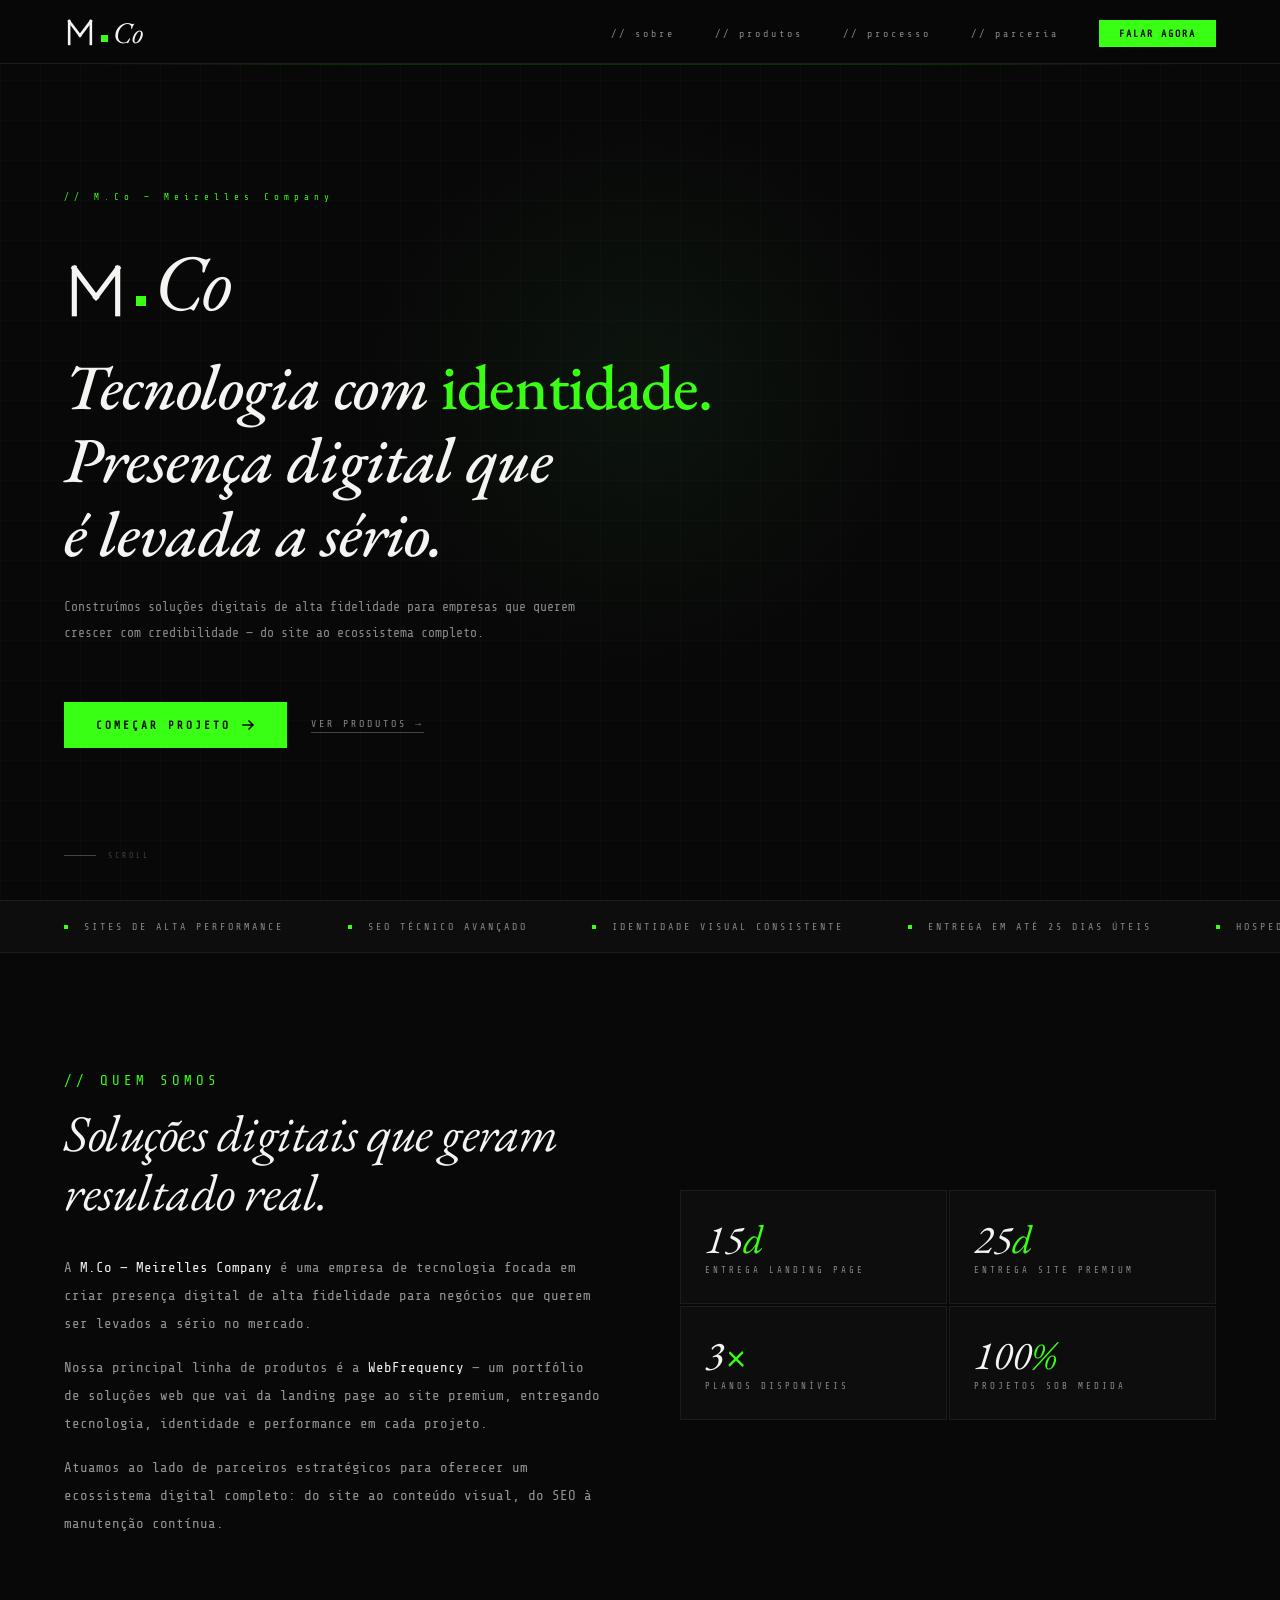
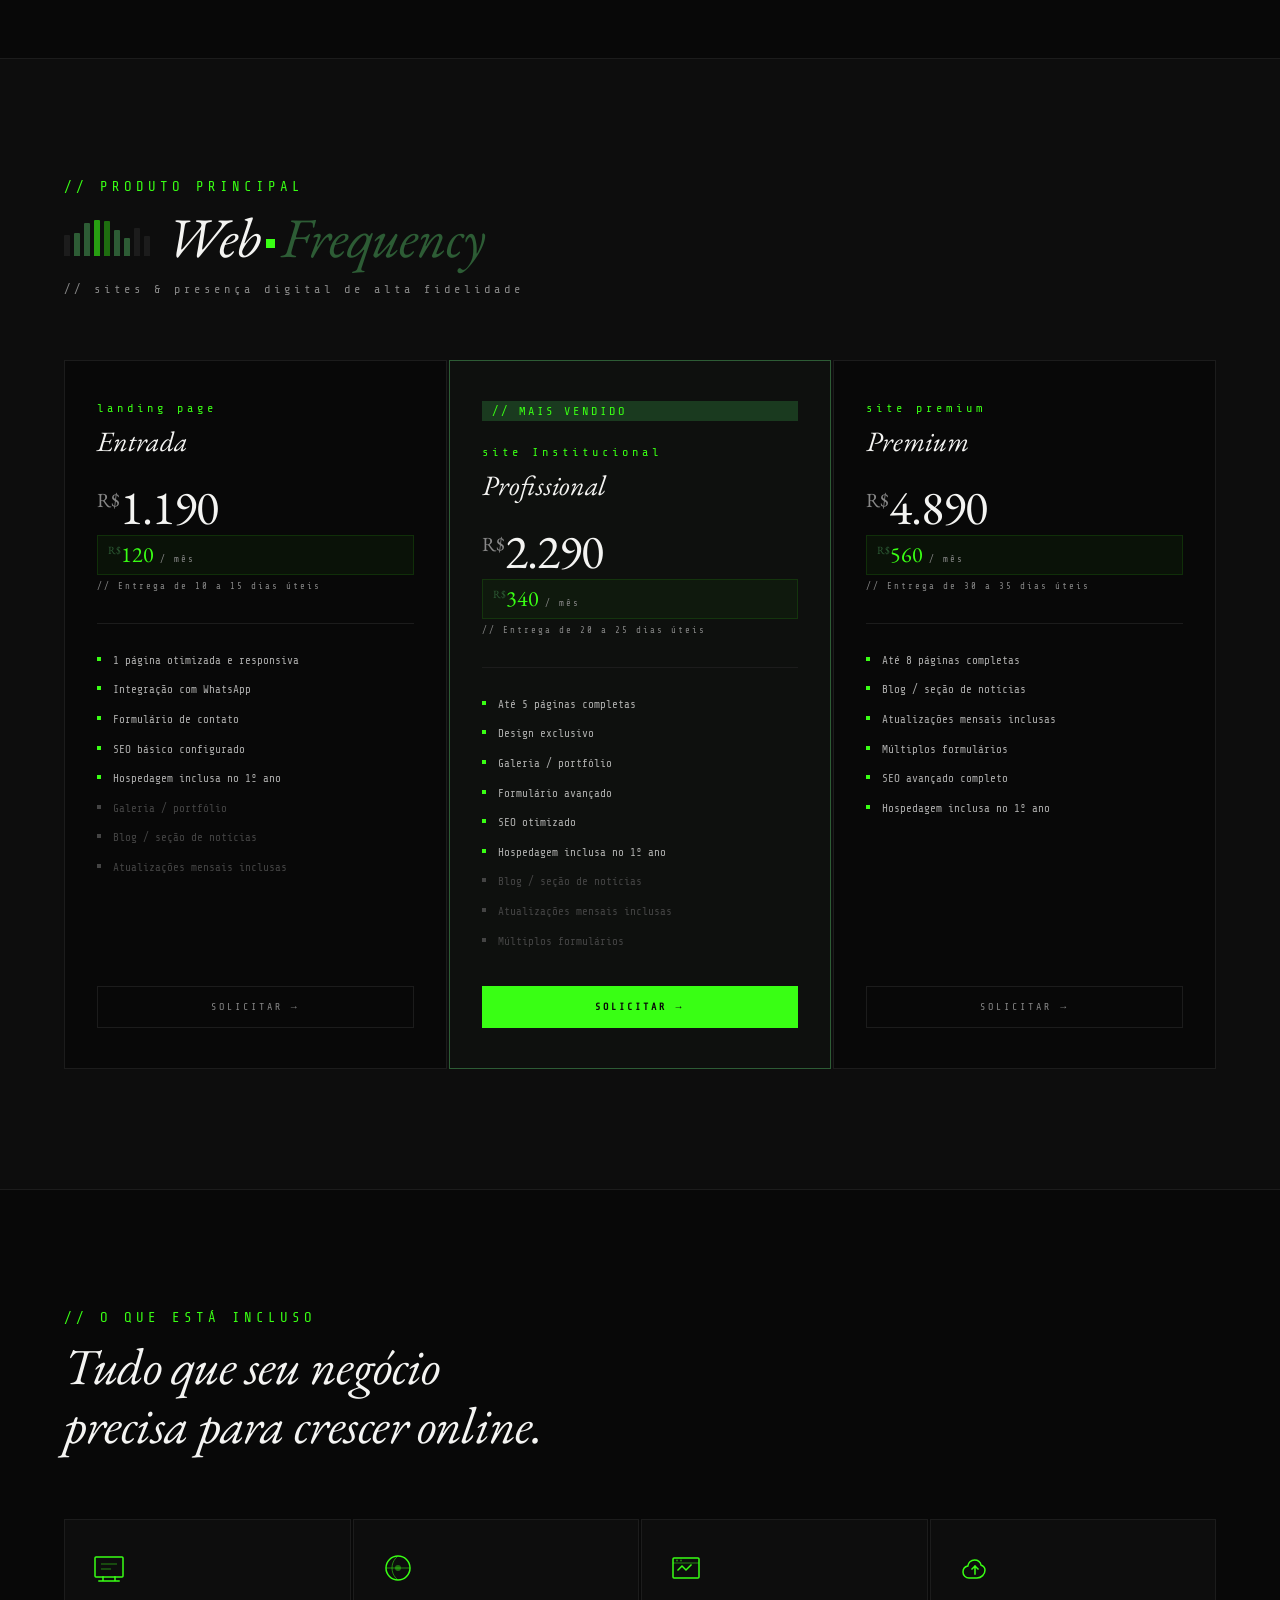
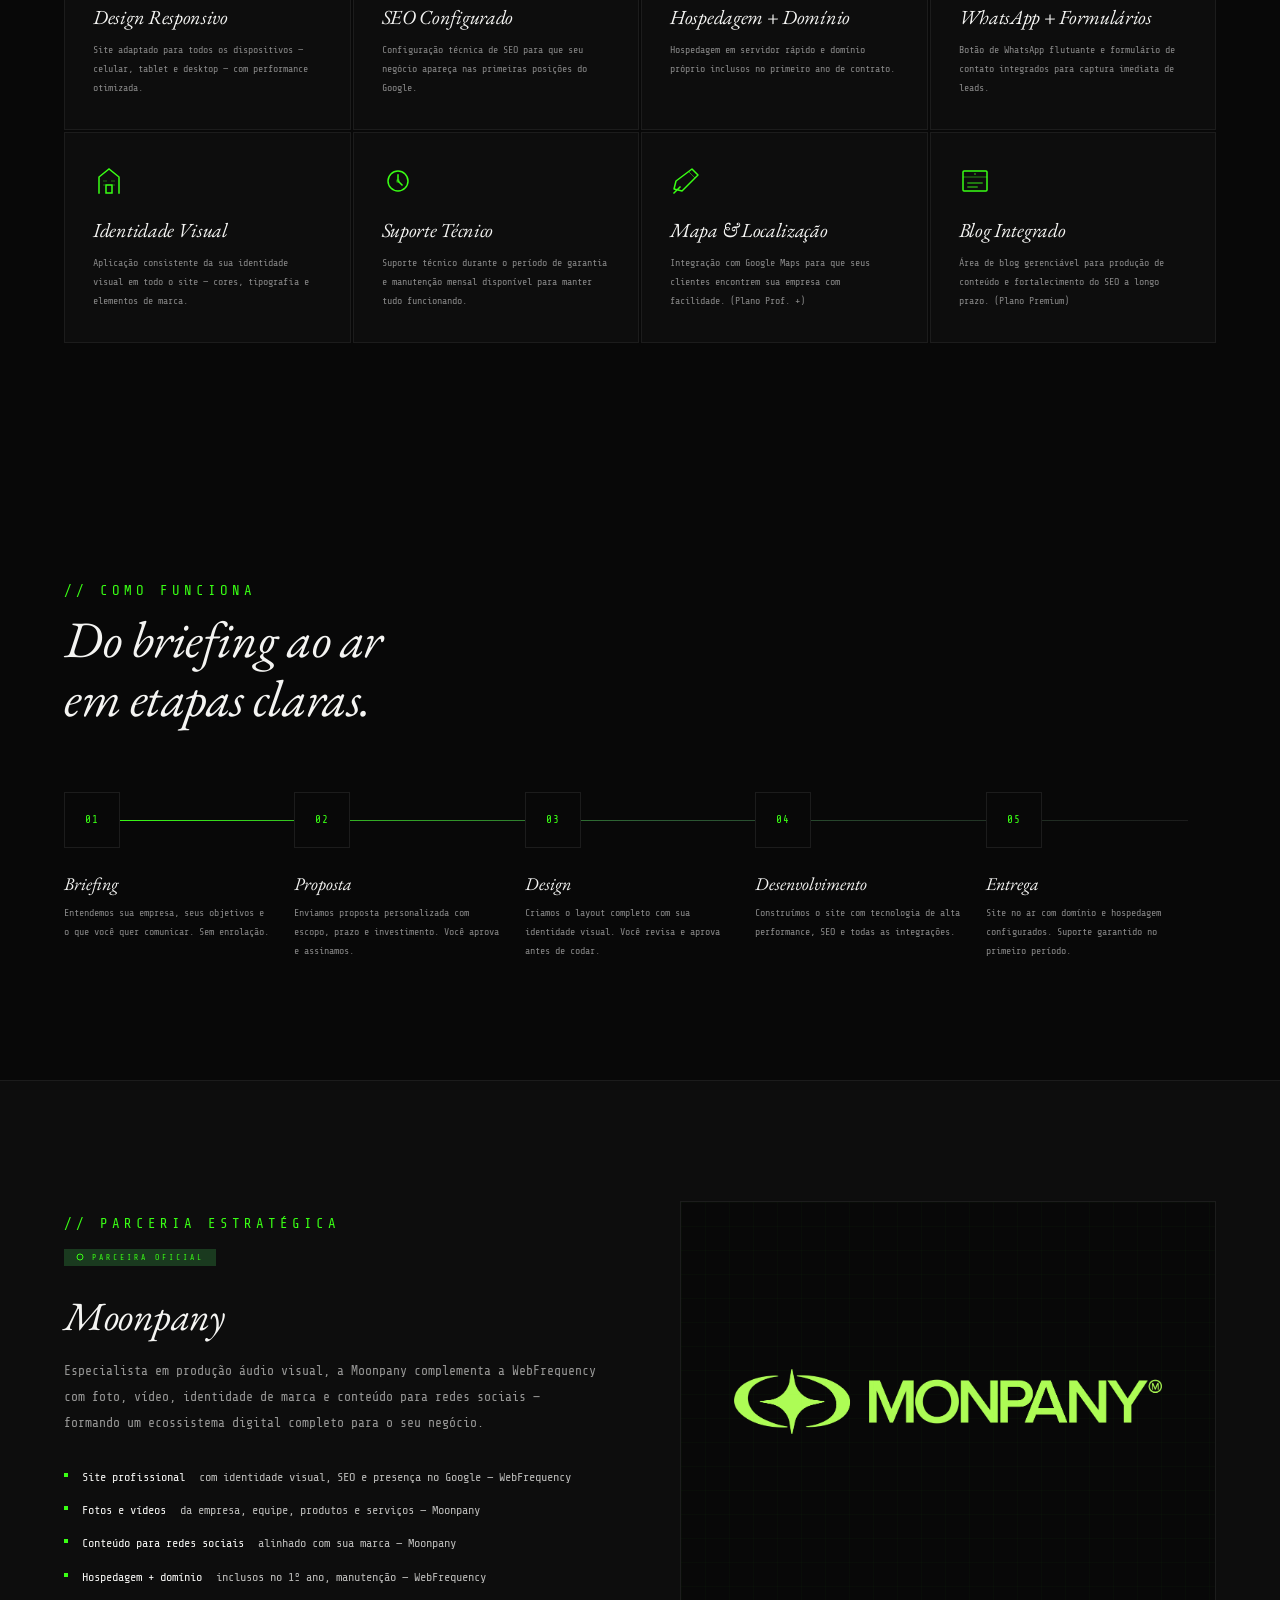
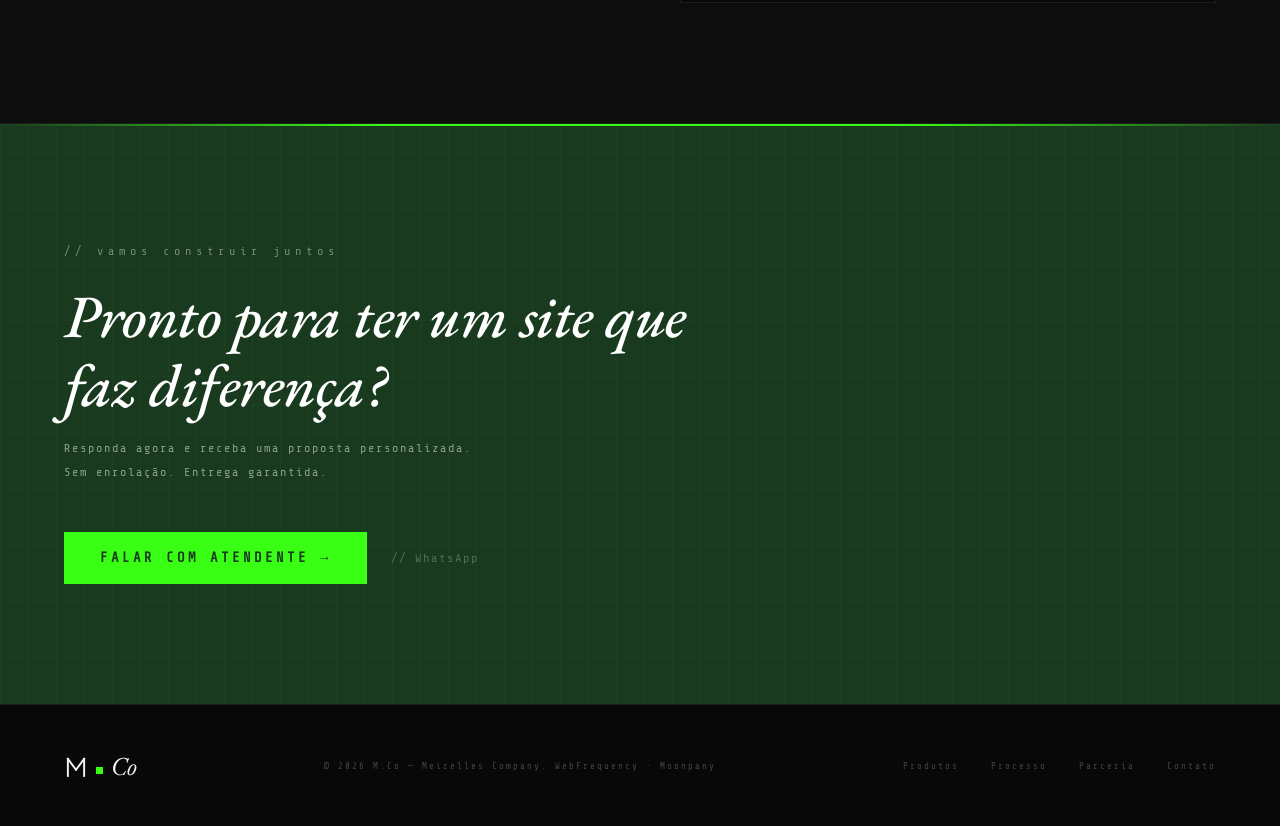
<file: Index.html>
<!DOCTYPE html>
<html lang="pt-BR">
<head>
<meta charset="UTF-8">
<meta name="viewport" content="width=device-width, initial-scale=1.0">
<title>M.Co — Tecnologia com Identidade</title>
<link href="https://fonts.googleapis.com/css2?family=EB+Garamond:ital,wght@0,400;0,500;0,600;1,400;1,500;1,600&family=Share+Tech+Mono&display=swap" rel="stylesheet">
<style>
:root {
  --black:    #080808;
  --ink:      #0D0D0D;
  --white:    #F4F4F2;
  --neon:     #39FF14;
  --green:    #1A3A1F;
  --green-m:  #2D5C35;
  --gray:     #888;
  --gray-dim: #444;
  --border:   #1C1C1C;
  --border-2: #242424;
}

* { margin: 0; padding: 0; box-sizing: border-box; -webkit-font-smoothing: antialiased; }

html { scroll-behavior: smooth; }

body {
  background: var(--black);
  color: var(--white);
  font-family: 'Share Tech Mono', monospace;
  overflow-x: hidden;
}

/* ── UTILITIES ── */
.neon { color: var(--neon); }
.label {
  font-size: 14px;
  color: var(--neon);
  letter-spacing: 4px;
  text-transform: uppercase;
}
.section-divider {
  width: 100%;
  height: 1px;
  background: var(--border);
}

/* ── NAV ── */
nav {
  position: fixed;
  top: 0; left: 0; right: 0;
  z-index: 100;
  display: flex;
  align-items: center;
  justify-content: space-between;
  padding: 0 64px;
  height: 64px;
  background: rgba(8,8,8,0.85);
  backdrop-filter: blur(12px);
  border-bottom: 1px solid var(--border);
}

.nav-logo {
  display: flex;
  align-items: flex-end;
  gap: 5px;
  text-decoration: none;
}

.nav-logo svg { flex-shrink: 0; }

.nav-logo-dot {
  width: 7px; height: 7px;
  background: var(--neon);
  flex-shrink: 0;
  margin-bottom: 6px;
}

.nav-logo-co {
  font-family: 'EB Garamond', serif;
  font-style: italic;
  font-size: 30px;
  color: var(--white);
  line-height: 1;
  letter-spacing: -0.5px;
}

.nav-links {
  display: flex;
  align-items: center;
  gap: 40px;
  list-style: none;
}

.nav-links a {
  font-size: 10px;
  color: var(--gray);
  text-decoration: none;
  letter-spacing: 3px;
  transition: color 0.2s;
}

.nav-links a:hover { color: var(--white); }

.nav-cta {
  background: var(--neon) !important;
  color: var(--black) !important;
  padding: 8px 20px !important;
  font-weight: 700 !important;
  letter-spacing: 2px !important;
}

/* ── HERO ── */
.hero {
  min-height: 100vh;
  display: flex;
  flex-direction: column;
  justify-content: center;
  padding: 120px 64px 80px;
  position: relative;
  overflow: hidden;
}

/* Grid background */
.hero::before {
  content: '';
  position: absolute; inset: 0;
  background-image:
    linear-gradient(rgba(57,255,20,.025) 1px, transparent 1px),
    linear-gradient(90deg, rgba(57,255,20,.025) 1px, transparent 1px);
  background-size: 40px 40px;
  pointer-events: none;
}

/* Neon top line */
.hero::after {
  content: '';
  position: absolute;
  top: 64px; left: 0; right: 0;
  height: 1px;
  background: linear-gradient(90deg, transparent 5%, var(--neon) 30%, var(--neon) 70%, transparent 95%);
  opacity: 0.15;
  pointer-events: none;
}

.hero-glow {
  position: absolute;
  top: 10%; left: 50%;
  transform: translateX(-50%);
  width: 600px; height: 600px;
  background: radial-gradient(circle, rgba(26,58,31,.25) 0%, transparent 65%);
  pointer-events: none;
}

.hero-inner {
  position: relative;
  z-index: 1;
  max-width: 1200px;
}

.hero-eyebrow {
  font-size: 9px;
  color: var(--neon);
  letter-spacing: 5px;
  margin-bottom: 40px;
  opacity: 0;
  animation: fadeUp 0.8s 0.2s forwards;
}

.hero-logo-mark {
  display: flex;
  align-items: flex-end;
  gap: 8px;
  margin-bottom: 28px;
  opacity: 0;
  animation: fadeUp 0.8s 0.35s forwards;
}

.hero-dot {
  width: 10px; height: 10px;
  background: var(--neon);
  flex-shrink: 0;
  margin-bottom: 16px;
}

.hero-co {
  font-family: 'EB Garamond', serif;
  font-style: italic;
  font-size: 80px;
  font-weight: 400;
  color: var(--white);
  line-height: 1;
  letter-spacing: -2px;
}

.hero-headline {
  font-family: 'EB Garamond', serif;
  font-style: italic;
  font-size: clamp(36px, 5vw, 64px);
  font-weight: 500;
  color: var(--white);
  line-height: 1.15;
  letter-spacing: -1px;
  max-width: 780px;
  margin-bottom: 24px;
  opacity: 0;
  animation: fadeUp 0.8s 0.5s forwards;
}

.hero-headline em {
  font-style: normal;
  color: var(--neon);
}

.hero-sub {
  font-size: 13px;
  color: rgba(244,244,242,.55);
  line-height: 2;
  max-width: 520px;
  margin-bottom: 56px;
  opacity: 0;
  animation: fadeUp 0.8s 0.65s forwards;
}

.hero-actions {
  display: flex;
  align-items: center;
  gap: 24px;
  opacity: 0;
  animation: fadeUp 0.8s 0.8s forwards;
}

.btn-primary {
  display: inline-flex;
  align-items: center;
  gap: 10px;
  background: var(--neon);
  color: var(--black);
  text-decoration: none;
  font-size: 11px;
  font-weight: 700;
  letter-spacing: 3px;
  padding: 16px 32px;
  transition: opacity 0.2s, transform 0.2s;
}

.btn-primary:hover { opacity: 0.88; transform: translateY(-1px); }

.btn-ghost {
  display: inline-flex;
  align-items: center;
  gap: 8px;
  color: var(--gray);
  text-decoration: none;
  font-size: 10px;
  letter-spacing: 3px;
  border-bottom: 1px solid var(--gray-dim);
  padding-bottom: 2px;
  transition: color 0.2s, border-color 0.2s;
}

.btn-ghost:hover { color: var(--white); border-color: var(--white); }

.hero-scroll {
  position: absolute;
  bottom: 40px;
  left: 64px;
  display: flex;
  align-items: center;
  gap: 12px;
  opacity: 0;
  animation: fadeUp 0.8s 1.1s forwards;
}

.scroll-line {
  width: 32px; height: 1px;
  background: var(--gray-dim);
}

.scroll-text {
  font-size: 8px;
  color: var(--gray-dim);
  letter-spacing: 3px;
}

/* ── MANIFESTO STRIP ── */
.strip {
  border-top: 1px solid var(--border);
  border-bottom: 1px solid var(--border);
  padding: 20px 64px;
  display: flex;
  align-items: center;
  gap: 64px;
  overflow: hidden;
  background: var(--ink);
}

.strip-item {
  display: flex;
  align-items: center;
  gap: 16px;
  white-space: nowrap;
  flex-shrink: 0;
}

.strip-dot {
  width: 4px; height: 4px;
  background: var(--neon);
  flex-shrink: 0;
}

.strip-text {
  font-size: 10px;
  color: var(--gray);
  letter-spacing: 3px;
}

/* ── SECTION BASE ── */
section {
  padding: 120px 64px;
  position: relative;
}

.section-header {
  margin-bottom: 64px;
}

.section-title {
  font-family: 'EB Garamond', serif;
  font-style: italic;
  font-size: clamp(32px, 4vw, 52px);
  font-weight: 400;
  color: var(--white);
  line-height: 1.15;
  letter-spacing: -0.5px;
  margin-top: 12px;
}

/* ── SOBRE / INTRO ── */
.sobre-grid {
  display: grid;
  grid-template-columns: 1fr 1fr;
  gap: 80px;
  align-items: center;
  max-width: 1200px;
}

.sobre-body {
  font-size: 14px;
  color: rgba(244,244,242,.6);
  line-height: 2;
}

.sobre-body p + p { margin-top: 16px; }

.sobre-body strong { color: var(--white); font-weight: 400; }

.sobre-stats {
  display: grid;
  grid-template-columns: 1fr 1fr;
  gap: 2px;
}

.stat-card {
  background: var(--ink);
  border: 1px solid var(--border);
  padding: 28px 24px;
  position: relative;
  overflow: hidden;
}

.stat-card::before {
  content: '';
  position: absolute;
  top: 0; left: 0;
  width: 2px; height: 100%;
  background: var(--neon);
  opacity: 0;
  transition: opacity 0.3s;
}

.stat-card:hover::before { opacity: 1; }

.stat-num {
  font-family: 'EB Garamond', serif;
  font-style: italic;
  font-size: 40px;
  color: var(--white);
  line-height: 1;
  margin-bottom: 6px;
}

.stat-num span { color: var(--neon); }

.stat-label {
  font-size: 9px;
  color: var(--gray);
  letter-spacing: 3px;
}

/* ── WEBFREQUENCY ── */
.wf-section {
  background: var(--ink);
  border-top: 1px solid var(--border);
  border-bottom: 1px solid var(--border);
}

.wf-header {
  display: flex;
  align-items: center;
  gap: 16px;
  margin-bottom: 16px;
}

.wf-eq {
  display: flex;
  align-items: flex-end;
  gap: 4px;
  height: 36px;
}

.eq-bar { border-radius: 1px 1px 0 0; transition: height 0.4s ease; }

.wf-name {
  font-family: 'EB Garamond', serif;
  font-style: italic;
  font-size: clamp(36px, 5vw, 56px);
  font-weight: 400;
  line-height: 1;
  letter-spacing: -1px;
}

.wf-name .web { color: var(--white); }
.wf-name .sep {
  display: inline-block;
  width: 9px; height: 9px;
  background: var(--neon);
  margin: 0 6px 4px;
  vertical-align: middle;
}
.wf-name .freq { color: var(--green-m); }

.wf-tagline {
  font-size: 12px;
  color: var(--gray);
  letter-spacing: 4px;
  margin-bottom: 64px;
}

/* Planos */
.plans-grid {
  display: grid;
  grid-template-columns: repeat(3, 1fr);
  gap: 2px;
  max-width: 1200px;
}

.plan-card {
  background: var(--black);
  border: 1px solid var(--border);
  padding: 40px 32px;
  position: relative;
  overflow: hidden;
  transition: border-color 0.3s;
  cursor: default;
  display: flex;
  flex-direction: column;
}

.plan-card:hover { border-color: var(--gray-dim); }

.plan-card.featured {
  border-color: var(--green-m);
  background: rgba(26,58,31,.08);
}

.plan-card.featured:hover { border-color: var(--neon); }

.plan-badge {
  display: inline-block;
  background: var(--green);
  color: var(--neon);
  font-size: 12px;
  letter-spacing: 3px;
  padding: 3px 10px;
  margin-bottom: 24px;
}

.plan-name-label {
  font-size: 12px;
  color: var(--neon);
  letter-spacing: 4px;
  margin-bottom: 8px;
}

.plan-name {
  font-family: 'EB Garamond', serif;
  font-style: italic;
  font-size: 28px;
  color: var(--white);
  margin-bottom: 4px;
}

.plan-price {
  font-family: 'EB Garamond', serif;
  font-size: 48px;
  color: var(--white);
  line-height: 1;
  margin: 20px 0 4px;
  letter-spacing: -1px;
}

.plan-price sup {
  font-size: 20px;
  vertical-align: super;
  letter-spacing: 0;
  color: var(--gray);
}

.plan-prazo {
  font-size: 9px;
  color: var(--gray);
  letter-spacing: 2px;
  margin-bottom: 32px;
}

.plan-divider {
  height: 1px;
  background: var(--border);
  margin-bottom: 28px;
}

.plan-features {
  list-style: none;
  display: flex;
  flex-direction: column;
  gap: 12px;
  flex: 1;
}

.plan-features li {
  display: flex;
  align-items: flex-start;
  gap: 12px;
  font-size: 11px;
  color: rgba(244,244,242,.7);
  line-height: 1.6;
}

.plan-features li::before {
  content: '';
  display: block;
  width: 4px; height: 4px;
  background: var(--neon);
  flex-shrink: 0;
  margin-top: 5px;
}

.plan-features li.muted { color: var(--gray-dim); }
.plan-features li.muted::before { background: var(--gray-dim); }

.plan-cta {
  display: block;
  text-align: center;
  margin-top: 36px;
  padding: 14px;
  font-size: 10px;
  letter-spacing: 3px;
  text-decoration: none;
  border: 1px solid var(--border);
  color: var(--gray);
  transition: all 0.2s;
}

.plan-cta:hover {
  border-color: var(--neon);
  color: var(--neon);
}

.plan-card.featured .plan-cta {
  background: var(--neon);
  border-color: var(--neon);
  color: var(--black);
  font-weight: 700;
}

.plan-card.featured .plan-cta:hover { opacity: 0.88; }

/* ── INCLUSO ── */
.incluso-grid {
  display: grid;
  grid-template-columns: repeat(4, 1fr);
  gap: 2px;
  max-width: 1200px;
}

.incluso-card {
  background: var(--ink);
  border: 1px solid var(--border);
  padding: 32px 28px;
  position: relative;
  overflow: hidden;
  transition: border-color 0.3s;
}

.incluso-card:hover { border-color: var(--gray-dim); }

.incluso-icon {
  margin-bottom: 20px;
}

.incluso-icon svg { display: block; }

.incluso-title {
  font-family: 'EB Garamond', serif;
  font-style: italic;
  font-size: 20px;
  color: var(--white);
  margin-bottom: 10px;
  letter-spacing: -0.3px;
}

.incluso-desc {
  font-size: 10px;
  color: var(--gray);
  line-height: 1.9;
}

/* ── PROCESSO ── */
.processo-section { background: var(--black); }

.processo-steps {
  display: grid;
  grid-template-columns: repeat(5, 1fr);
  gap: 0;
  max-width: 1200px;
  position: relative;
}

.processo-steps::before {
  content: '';
  position: absolute;
  top: 28px; left: 28px; right: 28px;
  height: 1px;
  background: linear-gradient(90deg, var(--neon), var(--green-m), var(--border));
  pointer-events: none;
}

.step {
  padding: 0 24px 0 0;
  position: relative;
  z-index: 1;
}

.step-num {
  width: 56px; height: 56px;
  border: 1px solid var(--border);
  display: flex;
  align-items: center;
  justify-content: center;
  font-size: 11px;
  color: var(--neon);
  letter-spacing: 1px;
  background: var(--black);
  margin-bottom: 24px;
}

.step-title {
  font-family: 'EB Garamond', serif;
  font-style: italic;
  font-size: 18px;
  color: var(--white);
  margin-bottom: 8px;
}

.step-desc {
  font-size: 10px;
  color: var(--gray);
  line-height: 1.9;
}

/* ── MOONPANY PARCERIA ── */
.moonpany-section {
  background: var(--ink);
  border-top: 1px solid var(--border);
  border-bottom: 1px solid var(--border);
}

.moonpany-inner {
  display: grid;
  grid-template-columns: 1fr 1fr;
  gap: 80px;
  align-items: center;
  max-width: 1200px;
}

.moonpany-badge {
  display: inline-flex;
  align-items: center;
  gap: 8px;
  background: var(--green);
  color: var(--neon);
  font-size: 8px;
  letter-spacing: 3px;
  padding: 4px 12px;
  margin-bottom: 24px;
}

.moonpany-title {
  font-family: 'EB Garamond', serif;
  font-style: italic;
  font-size: 40px;
  color: var(--white);
  letter-spacing: -0.5px;
  margin-bottom: 16px;
}

.moonpany-desc {
  font-size: 13px;
  color: rgba(244,244,242,.6);
  line-height: 2;
  margin-bottom: 32px;
}

.moonpany-list {
  list-style: none;
  display: flex;
  flex-direction: column;
  gap: 14px;
}

.moonpany-list li {
  display: flex;
  align-items: flex-start;
  gap: 14px;
  font-size: 12px;
  color: rgba(244,244,242,.75);
  line-height: 1.6;
}

.moonpany-list li::before {
  content: '';
  display: block;
  width: 4px; height: 4px;
  background: var(--neon);
  flex-shrink: 0;
  margin-top: 5px;
}

.moonpany-list li strong { color: var(--white); font-weight: 400; }

.moonpany-visual {
  background: var(--black);
  border: 1px solid var(--border);
  aspect-ratio: 4/3;
  display: flex;
  align-items: center;
  justify-content: center;
  position: relative;
  overflow: hidden;
}

.moonpany-visual::before {
  content: '';
  position: absolute; inset: 0;
  background-image:
    linear-gradient(rgba(57,255,20,.02) 1px, transparent 1px),
    linear-gradient(90deg, rgba(57,255,20,.02) 1px, transparent 1px);
  background-size: 24px 24px;
}

.moonpany-placeholder {
  position: relative;
  z-index: 1;
  text-align: center;
}

.moonpany-placeholder p {
  font-size: 9px;
  color: var(--gray-dim);
  letter-spacing: 3px;
  margin-top: 12px;
}

/* ── CTA ── */
.cta-section {
  background: var(--green);
  position: relative;
  overflow: hidden;
  padding: 120px 64px;
}

.cta-section::before {
  content: '';
  position: absolute;
  top: 0; left: 0; right: 0;
  height: 2px;
  background: linear-gradient(90deg, transparent, var(--neon) 30%, var(--neon) 70%, transparent);
}

.cta-section::after {
  content: '';
  position: absolute; inset: 0;
  background-image:
    linear-gradient(rgba(57,255,20,.03) 1px, transparent 1px),
    linear-gradient(90deg, rgba(57,255,20,.03) 1px, transparent 1px);
  background-size: 28px 28px;
  pointer-events: none;
}

.cta-inner {
  position: relative;
  z-index: 1;
  max-width: 700px;
}

.cta-eyebrow {
  font-size: 12px;
  color: rgba(255,255,255,.4);
  letter-spacing: 5px;
  margin-bottom: 24px;
}

.cta-title {
  font-family: 'EB Garamond', serif;
  font-style: italic;
  font-size: clamp(36px, 5vw, 60px);
  font-weight: 500;
  color: #fff;
  line-height: 1.15;
  letter-spacing: -0.5px;
  margin-bottom: 16px;
}

.cta-sub {
  font-size: 12px;
  color: rgba(255,255,255,.5);
  letter-spacing: 2px;
  line-height: 2;
  margin-bottom: 48px;
}

.cta-actions {
  display: flex;
  align-items: center;
  gap: 24px;
  flex-wrap: wrap;
}

.cta-btn {
  display: inline-flex;
  align-items: center;
  gap: 10px;
  background: var(--neon);
  color: var(--green);
  text-decoration: none;
  font-size: 14px;
  font-weight: 700;
  letter-spacing: 3px;
  padding: 18px 36px;
  transition: opacity 0.2s;
}

.cta-btn:hover { opacity: 0.88; }

.cta-note {
  font-size: 12px;
  color: rgba(255,255,255,.25);
  letter-spacing: 2px;
}

/* ── FOOTER ── */
footer {
  background: var(--black);
  border-top: 1px solid var(--border);
  padding: 48px 64px;
  display: flex;
  align-items: center;
  justify-content: space-between;
}

.footer-logo {
  display: flex;
  align-items: flex-end;
  gap: 5px;
}

.footer-logo-co {
  font-family: 'EB Garamond', serif;
  font-style: italic;
  font-size: 26px;
  color: var(--white);
  line-height: 1;
}

/* ── PLANO MENSAL ── */
.plan-monthly {
  display: flex;
  align-items: baseline;
  gap: 6px;
  margin-bottom: 6px;
  padding: 8px 10px;
  background: rgba(57,255,20,.04);
  border: 1px solid rgba(57,255,20,.12);
}
.plan-monthly-val {
  font-family: 'EB Garamond', serif;
  font-size: 22px;
  color: var(--neon);
  line-height: 1;
}
.plan-monthly-val sup {
  font-size: 11px;
  vertical-align: super;
  color: var(--green-m);
}
.plan-monthly-label {
  font-size: 9px;
  color: var(--gray);
  letter-spacing: 2px;
}

.footer-copy {
  font-size: 9px;
  color: var(--gray-dim);
  letter-spacing: 2px;
}

.footer-links {
  display: flex;
  gap: 32px;
}

.footer-links a {
  font-size: 9px;
  color: var(--gray-dim);
  text-decoration: none;
  letter-spacing: 2px;
  transition: color 0.2s;
}

.footer-links a:hover { color: var(--gray); }

/* ── ANIMATIONS ── */
@keyframes fadeUp {
  from { opacity: 0; transform: translateY(20px); }
  to   { opacity: 1; transform: translateY(0); }
}

@keyframes eqPulse {
  0%, 100% { height: var(--h1); }
  50% { height: var(--h2); }
}

.reveal {
  opacity: 0;
  transform: translateY(24px);
  transition: opacity 0.7s ease, transform 0.7s ease;
}

.reveal.visible {
  opacity: 1;
  transform: translateY(0);
}

/* ── RESPONSIVE (tablet) ── */
@media (max-width: 1024px) {
  nav { padding: 0 32px; }
  .nav-links { display: none; }
  section { padding: 80px 32px; }
  .hero { padding: 100px 32px 60px; }
  .strip { padding: 16px 32px; gap: 32px; }
  .sobre-grid { grid-template-columns: 1fr; gap: 48px; }
  .plans-grid { grid-template-columns: 1fr; max-width: 480px; }
  .incluso-grid { grid-template-columns: 1fr 1fr; }
  .processo-steps { grid-template-columns: 1fr 1fr; }
  .processo-steps::before { display: none; }
  .moonpany-inner { grid-template-columns: 1fr; gap: 40px; }
  .cta-section { padding: 80px 32px; }
  footer { padding: 40px 32px; flex-direction: column; gap: 24px; text-align: center; }
  .footer-logo { justify-content: center; }
}

@media (max-width: 640px) {
  section { padding: 64px 24px; }
  .hero { padding: 80px 24px 40px; }
  .hero-co { font-size: 56px; }
  .strip { display: none; }
  .incluso-grid { grid-template-columns: 1fr; }
  .processo-steps { grid-template-columns: 1fr; }
  .hero-scroll { left: 24px; }
  footer { padding: 32px 24px; }
  .footer-links { flex-direction: column; align-items: center; gap: 12px; }
}
</style>
</head>
<body>

<!-- ══ NAV ══ -->
<nav>
  <a href="#" class="nav-logo">
    <svg width="32" height="32" viewBox="0 0 62 62" fill="none">
      <line x1="10" y1="54" x2="10" y2="10" stroke="#F4F4F2" stroke-width="5" stroke-linecap="square"/>
      <line x1="10" y1="10" x2="31" y2="38" stroke="#F4F4F2" stroke-width="5" stroke-linecap="square"/>
      <line x1="31" y1="38" x2="52" y2="10" stroke="#F4F4F2" stroke-width="5" stroke-linecap="square"/>
      <line x1="52" y1="10" x2="52" y2="54" stroke="#F4F4F2" stroke-width="5" stroke-linecap="square"/>
    </svg>
    <div class="nav-logo-dot"></div>
    <span class="nav-logo-co">Co</span>
  </a>
  <ul class="nav-links">
    <li><a href="#sobre">// sobre</a></li>
    <li><a href="#webfrequency">// produtos</a></li>
    <li><a href="#processo">// processo</a></li>
    <li><a href="#parceria">// parceria</a></li>
    <li><a href="#contato" class="nav-cta">FALAR AGORA</a></li>
  </ul>
</nav>

<!-- ══ HERO ══ -->
<div class="hero" id="hero">
  <div class="hero-glow"></div>
  <div class="hero-inner">
    <div class="hero-eyebrow">// M.Co — Meirelles Company</div>
    <div class="hero-logo-mark">
      <svg width="64" height="64" viewBox="0 0 62 62" fill="none">
        <line x1="10" y1="54" x2="10" y2="10" stroke="#F4F4F2" stroke-width="5" stroke-linecap="square"/>
        <line x1="10" y1="10" x2="31" y2="38" stroke="#F4F4F2" stroke-width="5" stroke-linecap="square"/>
        <line x1="31" y1="38" x2="52" y2="10" stroke="#F4F4F2" stroke-width="5" stroke-linecap="square"/>
        <line x1="52" y1="10" x2="52" y2="54" stroke="#F4F4F2" stroke-width="5" stroke-linecap="square"/>
      </svg>
      <div class="hero-dot"></div>
      <span class="hero-co">Co</span>
    </div>
    <h1 class="hero-headline">
      Tecnologia com <em>identidade.</em><br>
      Presença digital que<br>é levada a sério.
    </h1>
    <p class="hero-sub">
      Construímos soluções digitais de alta fidelidade para empresas que
      querem crescer com credibilidade — do site ao ecossistema completo.
    </p>
    <div class="hero-actions">
      <a href="#contato" class="btn-primary">
        COMEÇAR PROJETO
        <svg width="14" height="14" viewBox="0 0 14 14" fill="none">
          <path d="M2 7h10M8 3l4 4-4 4" stroke="#080808" stroke-width="1.5" stroke-linecap="square"/>
        </svg>
      </a>
      <a href="#webfrequency" class="btn-ghost">VER PRODUTOS →</a>
    </div>
  </div>
  <div class="hero-scroll">
    <div class="scroll-line"></div>
    <span class="scroll-text">SCROLL</span>
  </div>
</div>

<!-- ══ STRIP ══ -->
<div class="strip">
  <div class="strip-item"><div class="strip-dot"></div><span class="strip-text">SITES DE ALTA PERFORMANCE</span></div>
  <div class="strip-item"><div class="strip-dot"></div><span class="strip-text">SEO TÉCNICO AVANÇADO</span></div>
  <div class="strip-item"><div class="strip-dot"></div><span class="strip-text">IDENTIDADE VISUAL CONSISTENTE</span></div>
  <div class="strip-item"><div class="strip-dot"></div><span class="strip-text">ENTREGA EM ATÉ 25 DIAS ÚTEIS</span></div>
  <div class="strip-item"><div class="strip-dot"></div><span class="strip-text">HOSPEDAGEM + DOMÍNIO INCLUSOS</span></div>
  <div class="strip-item"><div class="strip-dot"></div><span class="strip-text">SUPORTE E MANUTENÇÃO MENSAL</span></div>
  <div class="strip-item"><div class="strip-dot"></div><span class="strip-text">SITES DE ALTA PERFORMANCE</span></div>
  <div class="strip-item"><div class="strip-dot"></div><span class="strip-text">SEO TÉCNICO AVANÇADO</span></div>
</div>

<!-- ══ SOBRE ══ -->
<section id="sobre">
  <div class="sobre-grid">
    <div class="reveal">
      <div class="label" style="margin-bottom: 16px;">// quem somos</div>
      <h2 class="section-title">Soluções digitais que geram resultado real.</h2>
      <div style="height:32px"></div>
      <div class="sobre-body">
        <p>A <strong>M.Co — Meirelles Company</strong> é uma empresa de tecnologia focada em criar presença digital de alta fidelidade para negócios que querem ser levados a sério no mercado.</p>
        <p>Nossa principal linha de produtos é a <strong>WebFrequency</strong> — um portfólio de soluções web que vai da landing page ao site premium, entregando tecnologia, identidade e performance em cada projeto.</p>
        <p>Atuamos ao lado de parceiros estratégicos para oferecer um ecossistema digital completo: do site ao conteúdo visual, do SEO à manutenção contínua.</p>
      </div>
    </div>
    <div class="sobre-stats reveal" style="transition-delay: 0.15s;">
      <div class="stat-card">
        <div class="stat-num">15<span>d</span></div>
        <div class="stat-label">ENTREGA LANDING PAGE</div>
      </div>
      <div class="stat-card">
        <div class="stat-num">25<span>d</span></div>
        <div class="stat-label">ENTREGA SITE PREMIUM</div>
      </div>
      <div class="stat-card">
        <div class="stat-num">3<span>×</span></div>
        <div class="stat-label">PLANOS DISPONÍVEIS</div>
      </div>
      <div class="stat-card">
        <div class="stat-num">100<span>%</span></div>
        <div class="stat-label">PROJETOS SOB MEDIDA</div>
      </div>
    </div>
  </div>
</section>

<!-- ══ WEBFREQUENCY ══ -->
<section id="webfrequency" class="wf-section">
  <div class="reveal">
    <div class="label" style="margin-bottom: 16px;">// produto principal</div>
    <div class="wf-header">
      <div class="wf-eq" id="wf-eq">
        <div class="eq-bar" style="width:6px;height:35%;background:#1C1C1C;"></div>
        <div class="eq-bar" style="width:6px;height:55%;background:var(--green-m);"></div>
        <div class="eq-bar" style="width:6px;height:90%;background:var(--green-m);"></div>
        <div class="eq-bar" style="width:6px;height:65%;background:var(--neon);opacity:.6;"></div>
        <div class="eq-bar" style="width:6px;height:100%;background:var(--neon);opacity:.4;"></div>
        <div class="eq-bar" style="width:6px;height:75%;background:var(--green-m);"></div>
        <div class="eq-bar" style="width:6px;height:90%;background:var(--green-m);"></div>
        <div class="eq-bar" style="width:6px;height:55%;background:#1C1C1C;"></div>
        <div class="eq-bar" style="width:6px;height:35%;background:#1C1C1C;"></div>
      </div>
      <div class="wf-name">
        <span class="web">Web</span><span class="sep"></span><span class="freq">Frequency</span>
      </div>
    </div>
    <div class="wf-tagline">// sites &amp; presença digital de alta fidelidade</div>
  </div>

  <div class="plans-grid">
    <!-- Landing Page -->
    <div class="plan-card reveal" style="transition-delay: 0.1s;">
      <div class="plan-name-label">landing page</div>
      <div class="plan-name">Entrada</div>
      <div class="plan-price"><sup>R$</sup>1.190</div>
      <div class="plan-monthly"><span class="plan-monthly-val"><sup>R$</sup>120</span><span class="plan-monthly-label">/ mês</span></div>
      <div class="plan-prazo">// Entrega de 10 a 15 dias úteis</div>
      <div class="plan-divider"></div>
      <ul class="plan-features">
        <li>1 página otimizada e responsiva</li>
        <li>Integração com WhatsApp</li>
        <li>Formulário de contato</li>
        <li>SEO básico configurado</li>
        <li>Hospedagem inclusa no 1º ano</li>
        <li class="muted">Galeria / portfólio</li>
        <li class="muted">Blog / seção de notícias</li>
        <li class="muted">Atualizações mensais inclusas</li>
      </ul>
      <a href="#contato" class="plan-cta">SOLICITAR →</a>
    </div>

    <!-- Site Profissional -->
    <div class="plan-card featured reveal" style="transition-delay: 0.2s;">
      <div class="plan-badge">// MAIS VENDIDO</div>
      <div class="plan-name-label">site Institucional</div>
      <div class="plan-name">Profissional</div>
      <div class="plan-price"><sup>R$</sup>2.290</div>
      <div class="plan-monthly"><span class="plan-monthly-val"><sup>R$</sup>340</span><span class="plan-monthly-label">/ mês</span></div>
      <div class="plan-prazo">// Entrega de 20 a 25 dias úteis</div>
      <div class="plan-divider"></div>
      <ul class="plan-features">
        <li>Até 5 páginas completas</li>
        <li>Design exclusivo</li>
        <li>Galeria / portfólio</li>
        <li>Formulário avançado</li>
        <li>SEO otimizado</li>
        <li>Hospedagem inclusa no 1º ano</li>
        <li class="muted">Blog / seção de notícias</li>
        <li class="muted">Atualizações mensais inclusas</li>
        <li class="muted">Múltiplos formulários</li>
      </ul>
      <a href="#contato" class="plan-cta">SOLICITAR →</a>
    </div>

    <!-- Site Premium -->
    <div class="plan-card reveal" style="transition-delay: 0.3s;">
      <div class="plan-name-label">site premium</div>
      <div class="plan-name">Premium</div>
      <div class="plan-price"><sup>R$</sup>4.890</div>
      <div class="plan-monthly"><span class="plan-monthly-val"><sup>R$</sup>560</span><span class="plan-monthly-label">/ mês</span></div>
      <div class="plan-prazo">// Entrega de 30 a 35 dias úteis</div>
      <div class="plan-divider"></div>
      <ul class="plan-features">
        <li>Até 8 páginas completas</li>
        <li>Blog / seção de notícias</li>
        <li>Atualizações mensais inclusas</li>
        <li>Múltiplos formulários</li>
        <li>SEO avançado completo</li>
        <li>Hospedagem inclusa no 1º ano</li>
      </ul>
      <a href="#contato" class="plan-cta">SOLICITAR →</a>
    </div>
  </div>
</section>

<!-- ══ INCLUSO ══ -->
<section id="incluso">
  <div class="section-header reveal">
    <div class="label">// o que está incluso</div>
    <h2 class="section-title">Tudo que seu negócio<br>precisa para crescer online.</h2>
  </div>

  <div class="incluso-grid">
    <div class="incluso-card reveal" style="transition-delay:0.05s;">
      <div class="incluso-icon">
        <svg width="32" height="32" viewBox="0 0 32 32" fill="none">
          <rect x="2" y="5" width="28" height="20" rx="1" stroke="#39FF14" stroke-width="1.5"/>
          <path d="M10 25v4M22 25v4M6 29h20" stroke="#39FF14" stroke-width="1.5" stroke-linecap="square"/>
          <path d="M8 12h16M8 17h10" stroke="#39FF14" stroke-width="1" opacity=".5"/>
        </svg>
      </div>
      <div class="incluso-title">Design Responsivo</div>
      <div class="incluso-desc">Site adaptado para todos os dispositivos — celular, tablet e desktop — com performance otimizada.</div>
    </div>
    <div class="incluso-card reveal" style="transition-delay:0.1s;">
      <div class="incluso-icon">
        <svg width="32" height="32" viewBox="0 0 32 32" fill="none">
          <circle cx="16" cy="16" r="12" stroke="#39FF14" stroke-width="1.5"/>
          <path d="M16 4c0 0-6 4-6 12s6 12 6 12" stroke="#39FF14" stroke-width="1" opacity=".5"/>
          <path d="M4 16h24" stroke="#39FF14" stroke-width="1" opacity=".5"/>
          <circle cx="16" cy="16" r="3" fill="#39FF14" opacity=".4"/>
        </svg>
      </div>
      <div class="incluso-title">SEO Configurado</div>
      <div class="incluso-desc">Configuração técnica de SEO para que seu negócio apareça nas primeiras posições do Google.</div>
    </div>
    <div class="incluso-card reveal" style="transition-delay:0.15s;">
      <div class="incluso-icon">
        <svg width="32" height="32" viewBox="0 0 32 32" fill="none">
          <rect x="3" y="6" width="26" height="20" rx="1" stroke="#39FF14" stroke-width="1.5"/>
          <path d="M3 11h26" stroke="#39FF14" stroke-width="1" opacity=".5"/>
          <circle cx="7" cy="8.5" r="1" fill="#39FF14" opacity=".5"/>
          <circle cx="11" cy="8.5" r="1" fill="#39FF14" opacity=".5"/>
          <path d="M8 18l4-4 4 4 5-5" stroke="#39FF14" stroke-width="1.5" stroke-linecap="square"/>
        </svg>
      </div>
      <div class="incluso-title">Hospedagem + Domínio</div>
      <div class="incluso-desc">Hospedagem em servidor rápido e domínio próprio inclusos no primeiro ano de contrato.</div>
    </div>
    <div class="incluso-card reveal" style="transition-delay:0.2s;">
      <div class="incluso-icon">
        <svg width="32" height="32" viewBox="0 0 32 32" fill="none">
          <path d="M26 18c0 4.4-3.6 8-8 8H10c-3.3 0-6-2.7-6-6 0-2.9 2-5.3 4.8-5.9.3-3.4 3.2-6.1 6.7-6.1 3.2 0 5.9 2.2 6.6 5.2C23.8 13.5 26 15.5 26 18z" stroke="#39FF14" stroke-width="1.5"/>
          <path d="M16 22v-8M13 17l3-3 3 3" stroke="#39FF14" stroke-width="1.5" stroke-linecap="square"/>
        </svg>
      </div>
      <div class="incluso-title">WhatsApp + Formulários</div>
      <div class="incluso-desc">Botão de WhatsApp flutuante e formulário de contato integrados para captura imediata de leads.</div>
    </div>
    <div class="incluso-card reveal" style="transition-delay:0.25s;">
      <div class="incluso-icon">
        <svg width="32" height="32" viewBox="0 0 32 32" fill="none">
          <path d="M6 28V12l10-8 10 8v16" stroke="#39FF14" stroke-width="1.5" stroke-linecap="square"/>
          <rect x="13" y="20" width="6" height="8" stroke="#39FF14" stroke-width="1.5"/>
          <path d="M10 16h4M18 16h4M10 20h2M20 20h2" stroke="#39FF14" stroke-width="1" opacity=".4"/>
        </svg>
      </div>
      <div class="incluso-title">Identidade Visual</div>
      <div class="incluso-desc">Aplicação consistente da sua identidade visual em todo o site — cores, tipografia e elementos de marca.</div>
    </div>
    <div class="incluso-card reveal" style="transition-delay:0.3s;">
      <div class="incluso-icon">
        <svg width="32" height="32" viewBox="0 0 32 32" fill="none">
          <circle cx="16" cy="16" r="10" stroke="#39FF14" stroke-width="1.5"/>
          <path d="M16 10v6l4 4" stroke="#39FF14" stroke-width="1.5" stroke-linecap="square"/>
          <circle cx="16" cy="16" r="2" fill="#39FF14" opacity=".4"/>
        </svg>
      </div>
      <div class="incluso-title">Suporte Técnico</div>
      <div class="incluso-desc">Suporte técnico durante o período de garantia e manutenção mensal disponível para manter tudo funcionando.</div>
    </div>
    <div class="incluso-card reveal" style="transition-delay:0.35s;">
      <div class="incluso-icon">
        <svg width="32" height="32" viewBox="0 0 32 32" fill="none">
          <path d="M4 28l6-6M22 4l6 6-16 16-8-2 2-8L22 4z" stroke="#39FF14" stroke-width="1.5" stroke-linecap="square" stroke-linejoin="round"/>
          <path d="M19 7l6 6" stroke="#39FF14" stroke-width="1" opacity=".5"/>
        </svg>
      </div>
      <div class="incluso-title">Mapa &amp; Localização</div>
      <div class="incluso-desc">Integração com Google Maps para que seus clientes encontrem sua empresa com facilidade. (Plano Prof. +)</div>
    </div>
    <div class="incluso-card reveal" style="transition-delay:0.4s;">
      <div class="incluso-icon">
        <svg width="32" height="32" viewBox="0 0 32 32" fill="none">
          <rect x="4" y="6" width="24" height="20" rx="1" stroke="#39FF14" stroke-width="1.5"/>
          <path d="M4 12h24" stroke="#39FF14" stroke-width="1" opacity=".5"/>
          <path d="M9 18h14M9 22h9" stroke="#39FF14" stroke-width="1.5" stroke-linecap="square" opacity=".6"/>
          <circle cx="16" cy="9" r="1" fill="#39FF14" opacity=".5"/>
        </svg>
      </div>
      <div class="incluso-title">Blog Integrado</div>
      <div class="incluso-desc">Área de blog gerenciável para produção de conteúdo e fortalecimento do SEO a longo prazo. (Plano Premium)</div>
    </div>
  </div>
</section>

<!-- ══ PROCESSO ══ -->
<section id="processo" class="processo-section">
  <div class="section-header reveal">
    <div class="label">// como funciona</div>
    <h2 class="section-title">Do briefing ao ar<br>em etapas claras.</h2>
  </div>
  <div class="processo-steps">
    <div class="step reveal" style="transition-delay:0.05s;">
      <div class="step-num">01</div>
      <div class="step-title">Briefing</div>
      <div class="step-desc">Entendemos sua empresa, seus objetivos e o que você quer comunicar. Sem enrolação.</div>
    </div>
    <div class="step reveal" style="transition-delay:0.15s;">
      <div class="step-num">02</div>
      <div class="step-title">Proposta</div>
      <div class="step-desc">Enviamos proposta personalizada com escopo, prazo e investimento. Você aprova e assinamos.</div>
    </div>
    <div class="step reveal" style="transition-delay:0.25s;">
      <div class="step-num">03</div>
      <div class="step-title">Design</div>
      <div class="step-desc">Criamos o layout completo com sua identidade visual. Você revisa e aprova antes de codar.</div>
    </div>
    <div class="step reveal" style="transition-delay:0.35s;">
      <div class="step-num">04</div>
      <div class="step-title">Desenvolvimento</div>
      <div class="step-desc">Construímos o site com tecnologia de alta performance, SEO e todas as integrações.</div>
    </div>
    <div class="step reveal" style="transition-delay:0.45s;">
      <div class="step-num">05</div>
      <div class="step-title">Entrega</div>
      <div class="step-desc">Site no ar com domínio e hospedagem configurados. Suporte garantido no primeiro período.</div>
    </div>
  </div>
</section>

<!-- ══ MOONPANY PARCERIA ══ -->
<section id="parceria" class="moonpany-section">
  <div class="moonpany-inner">
    <div class="reveal">
      <div class="label" style="margin-bottom:16px;">// parceria estratégica</div>
      <div class="moonpany-badge">
        <svg width="8" height="8" viewBox="0 0 8 8" fill="none">
          <circle cx="4" cy="4" r="3" stroke="#39FF14" stroke-width="1"/>
        </svg>
        PARCEIRA OFICIAL
      </div>
      <div class="moonpany-title">Moonpany</div>
      <div class="moonpany-desc">
        Especialista em produção áudio visual, a Moonpany complementa a WebFrequency 
        com foto, vídeo, identidade de marca e conteúdo para redes sociais — 
        formando um ecossistema digital completo para o seu negócio.
      </div>
      <ul class="moonpany-list">
        <li><strong>Site profissional</strong> com identidade visual, SEO e presença no Google — WebFrequency</li>
        <li><strong>Fotos e vídeos</strong> da empresa, equipe, produtos e serviços — Moonpany</li>
        <li><strong>Conteúdo para redes sociais</strong> alinhado com sua marca — Moonpany</li>
        <li><strong>Hospedagem + domínio</strong> inclusos no 1º ano, manutenção — WebFrequency</li>
      </ul>
    </div>
    <div class="moonpany-visual reveal" style="transition-delay:0.2s;">
      <img src="assets/CompositionLogo-MNPY-Green.png" width="80%" height="auto"/>
    </div>
  </div>
</section>

<!-- ══ CTA ══ -->
<section id="contato" class="cta-section">
  <div class="cta-inner">
    <div class="cta-eyebrow">// vamos construir juntos</div>
    <div class="cta-title">Pronto para ter um site que faz diferença?</div>
    <div class="cta-sub">
      Responda agora e receba uma proposta personalizada.<br>
      Sem enrolação. Entrega garantida.
    </div>
    <div class="cta-actions">
      <a href="https://wa.me/5514997597300" class="cta-btn">
        FALAR COM ATENDENTE →
      </a>
      <span class="cta-note">// WhatsApp</span>
    </div>
  </div>
</section>

<!-- ══ FOOTER ══ -->
<footer>
  <div class="footer-logo">
    <svg width="24" height="24" viewBox="0 0 62 62" fill="none">
      <line x1="10" y1="54" x2="10" y2="10" stroke="#F4F4F2" stroke-width="5" stroke-linecap="square"/>
      <line x1="10" y1="10" x2="31" y2="38" stroke="#F4F4F2" stroke-width="5" stroke-linecap="square"/>
      <line x1="31" y1="38" x2="52" y2="10" stroke="#F4F4F2" stroke-width="5" stroke-linecap="square"/>
      <line x1="52" y1="10" x2="52" y2="54" stroke="#F4F4F2" stroke-width="5" stroke-linecap="square"/>
    </svg>
    <div style="width:7px;height:7px;background:var(--neon);margin-bottom:5px;margin-left:3px;flex-shrink:0;"></div>
    <span class="footer-logo-co" style="margin-left:3px;">Co</span>
  </div>
  <div class="footer-copy">© 2026 M.Co — Meirelles Company. WebFrequency · Moonpany</div>
  <div class="footer-links">
    <a href="#webfrequency">Produtos</a>
    <a href="#processo">Processo</a>
    <a href="#parceria">Parceria</a>
    <a href="#contato">Contato</a>
  </div>
</footer>

<script>
// ── Scroll reveal ──
const reveals = document.querySelectorAll('.reveal');
const observer = new IntersectionObserver((entries) => {
  entries.forEach(e => {
    if (e.isIntersecting) {
      e.target.classList.add('visible');
      observer.unobserve(e.target);
    }
  });
}, { threshold: 0.12 });
reveals.forEach(el => observer.observe(el));

// ── EQ bars animation ──
const eqBars = document.querySelectorAll('#wf-eq .eq-bar');
function animateEQ() {
  eqBars.forEach(bar => {
    const h = 30 + Math.random() * 70;
    bar.style.height = h + '%';
  });
}
setInterval(animateEQ, 600);

// ── Tweaks ──
window.addEventListener('message', (e) => {
  if (e.data?.type === '__activate_edit_mode') {
    document.getElementById('tweaks-panel').style.display = 'flex';
  }
  if (e.data?.type === '__deactivate_edit_mode') {
    document.getElementById('tweaks-panel').style.display = 'none';
  }
});
window.parent.postMessage({ type: '__edit_mode_available' }, '*');
</script>

<!-- ── TWEAKS PANEL ── -->
<div id="tweaks-panel" style="display:none;position:fixed;bottom:24px;right:24px;z-index:9999;
  background:#0D0D0D;border:1px solid #242424;padding:24px;min-width:260px;
  font-family:'Share Tech Mono',monospace;flex-direction:column;gap:16px;">
  <div style="display:flex;align-items:center;justify-content:space-between;margin-bottom:4px;">
    <span style="font-size:9px;color:#39FF14;letter-spacing:4px;">// TWEAKS</span>
    <button onclick="document.getElementById('tweaks-panel').style.display='none';window.parent.postMessage({type:'__edit_mode_dismissed'},'*')"
      style="background:none;border:none;color:#888;cursor:pointer;font-family:inherit;font-size:10px;letter-spacing:2px;">✕</button>
  </div>
  <div>
    <div style="font-size:8px;color:#888;letter-spacing:3px;margin-bottom:8px;">COR DE ACENTO</div>
    <div style="display:flex;gap:8px;flex-wrap:wrap;">
      <button onclick="setAccent('#39FF14')" style="width:28px;height:28px;background:#39FF14;border:none;cursor:pointer;"></button>
      <button onclick="setAccent('#00EEFF')" style="width:28px;height:28px;background:#00EEFF;border:none;cursor:pointer;"></button>
      <button onclick="setAccent('#FF6B35')" style="width:28px;height:28px;background:#FF6B35;border:none;cursor:pointer;"></button>
      <button onclick="setAccent('#E8FF00')" style="width:28px;height:28px;background:#E8FF00;border:none;cursor:pointer;"></button>
      <button onclick="setAccent('#FF3FD6')" style="width:28px;height:28px;background:#FF3FD6;border:none;cursor:pointer;"></button>
    </div>
  </div>
  <div>
    <div style="font-size:8px;color:#888;letter-spacing:3px;margin-bottom:8px;">FUNDO</div>
    <div style="display:flex;gap:8px;">
      <button onclick="setBg('#080808','#F4F4F2')" style="width:28px;height:28px;background:#080808;border:1px solid #333;cursor:pointer;"></button>
      <button onclick="setBg('#F4F4F2','#0D0D0D')" style="width:28px;height:28px;background:#F4F4F2;border:1px solid #ccc;cursor:pointer;"></button>
      <button onclick="setBg('#0A0A1A','#F4F4F2')" style="width:28px;height:28px;background:#0A0A1A;border:1px solid #333;cursor:pointer;"></button>
    </div>
  </div>
  <div>
    <div style="font-size:8px;color:#888;letter-spacing:3px;margin-bottom:8px;">GRID DE FUNDO</div>
    <div style="display:flex;gap:8px;">
      <button id="grid-on" onclick="toggleGrid(true)"
        style="font-size:9px;letter-spacing:2px;padding:6px 14px;background:var(--neon);color:#080808;border:none;cursor:pointer;font-family:inherit;">ON</button>
      <button id="grid-off" onclick="toggleGrid(false)"
        style="font-size:9px;letter-spacing:2px;padding:6px 14px;background:none;color:#888;border:1px solid #333;cursor:pointer;font-family:inherit;">OFF</button>
    </div>
  </div>
</div>

<script>
function setAccent(color) {
  document.documentElement.style.setProperty('--neon', color);
}
function setBg(bg, fg) {
  document.documentElement.style.setProperty('--black', bg);
  document.documentElement.style.setProperty('--ink', bg === '#F4F4F2' ? '#E8E8E6' : '#0D0D0D');
  document.documentElement.style.setProperty('--white', fg);
  document.documentElement.style.setProperty('--border', bg === '#F4F4F2' ? '#D0D0CE' : '#1C1C1C');
  document.body.style.background = bg;
  document.body.style.color = fg;
}
let gridOn = true;
function toggleGrid(on) {
  gridOn = on;
  const hero = document.querySelector('.hero');
  if (!on) {
    hero.style.setProperty('--grid-opacity','0');
    hero.style.backgroundImage = 'none';
  } else {
    hero.style.backgroundImage = '';
  }
}
</script>

</body>
</html>
</file>
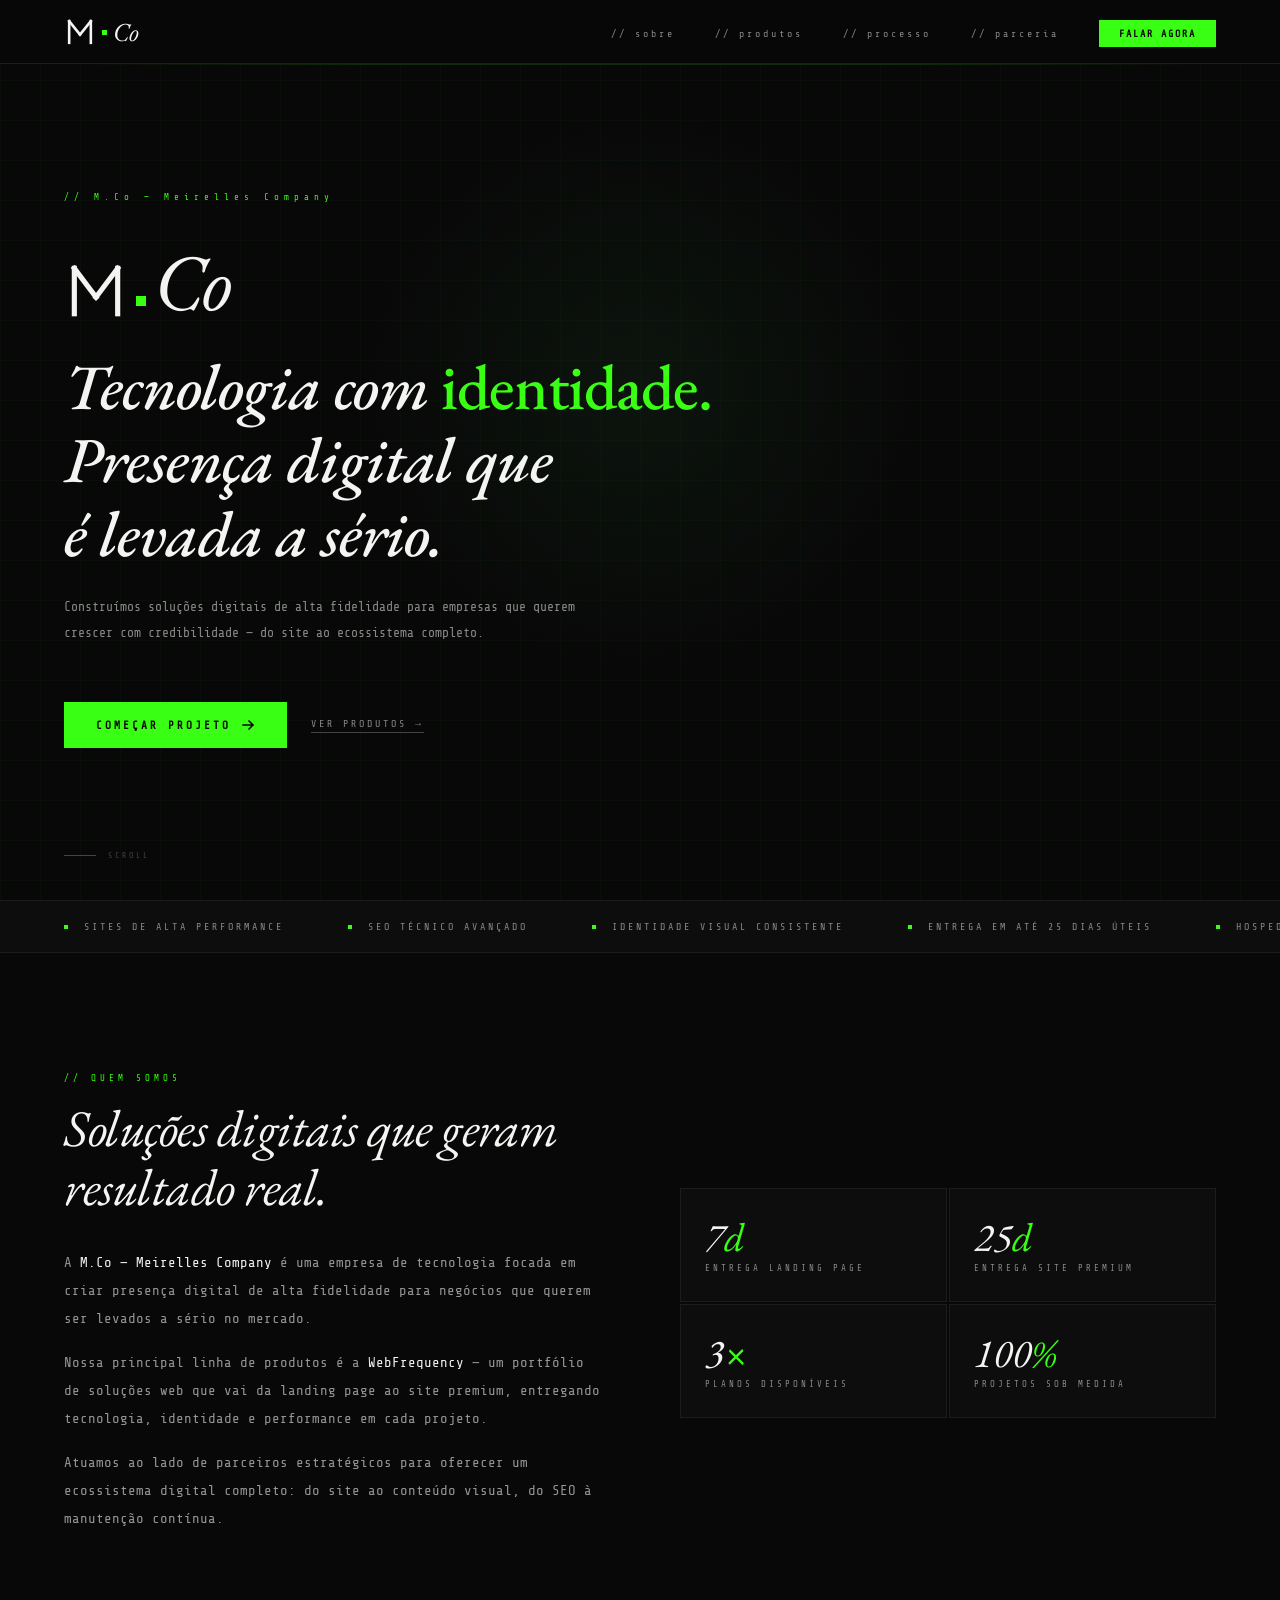
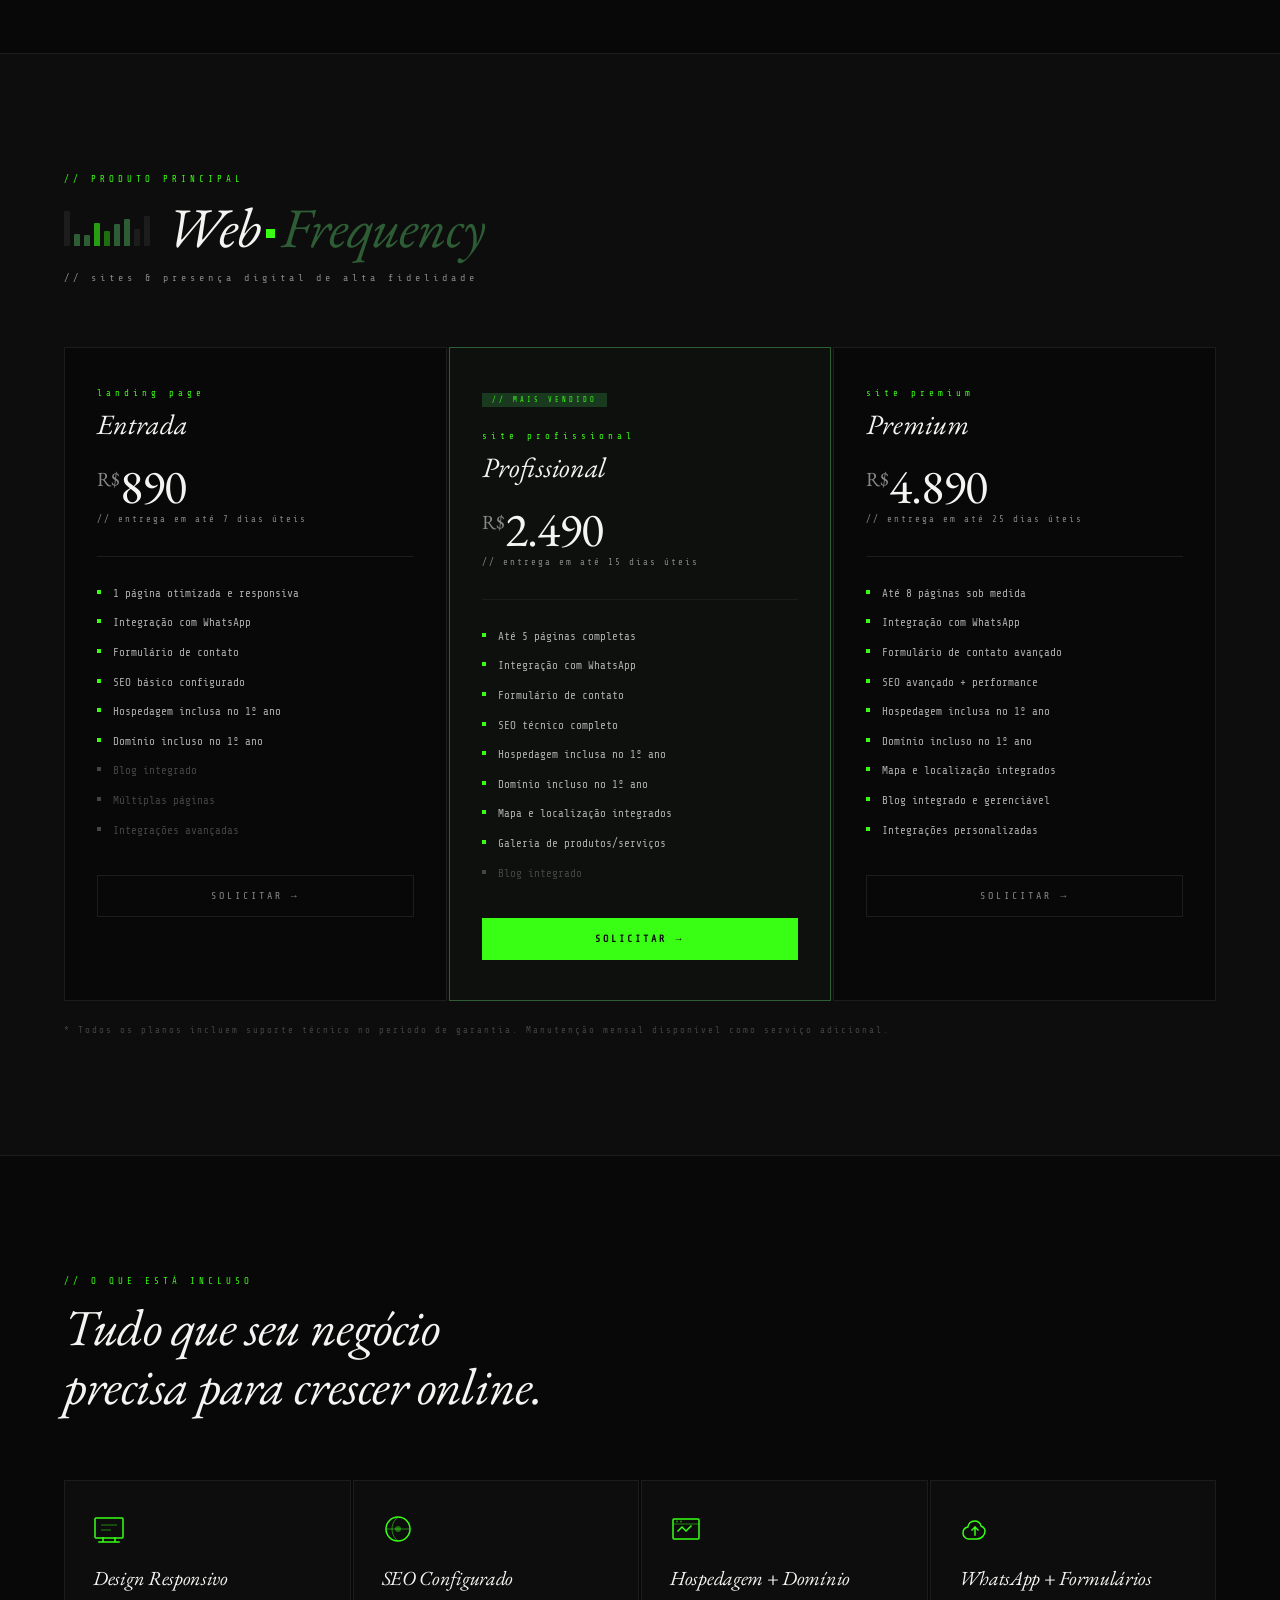
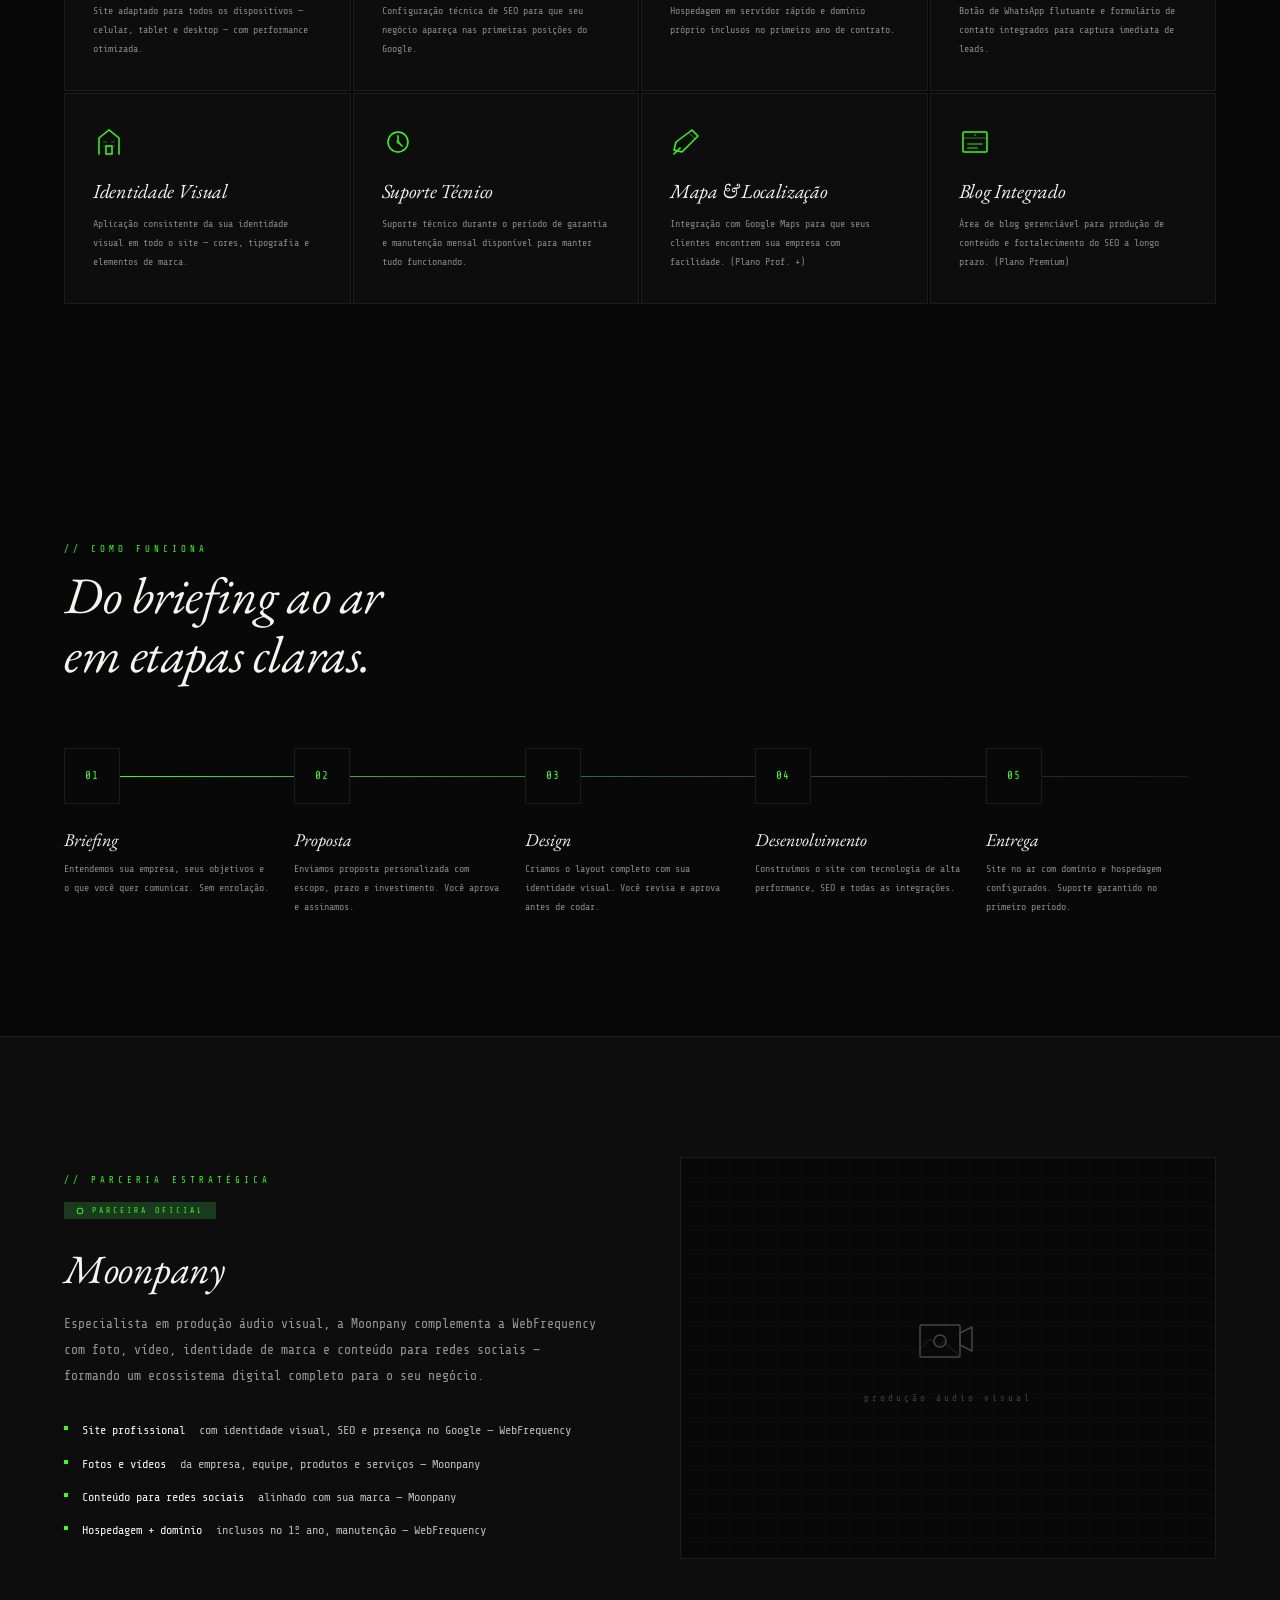
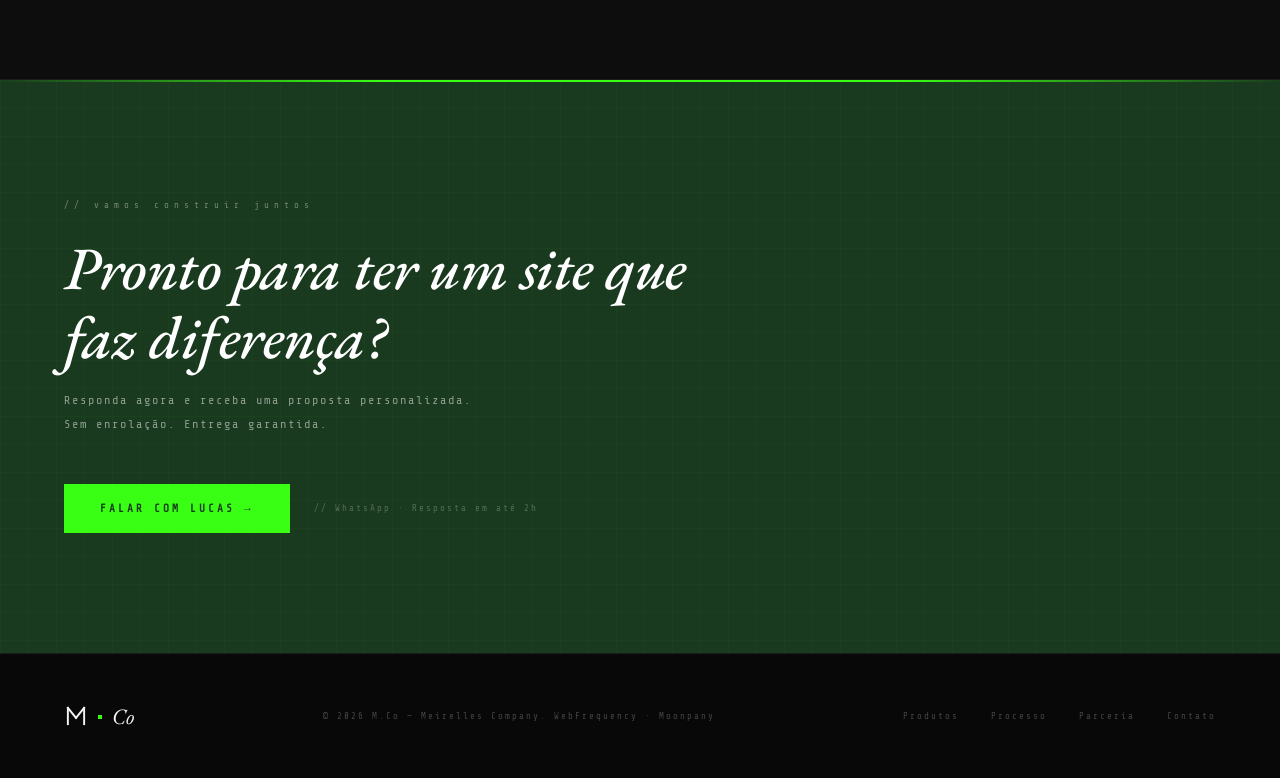
<file: LandingPages/Index.html>
<!DOCTYPE html>
<html lang="pt-BR">
<head>
<meta charset="UTF-8">
<meta name="viewport" content="width=device-width, initial-scale=1.0">
<title>M.Co — Tecnologia com Identidade</title>
<link href="https://fonts.googleapis.com/css2?family=EB+Garamond:ital,wght@0,400;0,500;0,600;1,400;1,500;1,600&family=Share+Tech+Mono&display=swap" rel="stylesheet">
<style>
:root {
  --black:    #080808;
  --ink:      #0D0D0D;
  --white:    #F4F4F2;
  --neon:     #39FF14;
  --green:    #1A3A1F;
  --green-m:  #2D5C35;
  --gray:     #888;
  --gray-dim: #444;
  --border:   #1C1C1C;
  --border-2: #242424;
}

* { margin: 0; padding: 0; box-sizing: border-box; -webkit-font-smoothing: antialiased; }

html { scroll-behavior: smooth; }

body {
  background: var(--black);
  color: var(--white);
  font-family: 'Share Tech Mono', monospace;
  overflow-x: hidden;
}

/* ── UTILITIES ── */
.neon { color: var(--neon); }
.label {
  font-size: 9px;
  color: var(--neon);
  letter-spacing: 4px;
  text-transform: uppercase;
}
.section-divider {
  width: 100%;
  height: 1px;
  background: var(--border);
}

/* ── NAV ── */
nav {
  position: fixed;
  top: 0; left: 0; right: 0;
  z-index: 100;
  display: flex;
  align-items: center;
  justify-content: space-between;
  padding: 0 64px;
  height: 64px;
  background: rgba(8,8,8,0.85);
  backdrop-filter: blur(12px);
  border-bottom: 1px solid var(--border);
}

.nav-logo {
  display: flex;
  align-items: center;
  gap: 6px;
  text-decoration: none;
}

.nav-logo svg { flex-shrink: 0; }

.nav-logo-dot {
  width: 5px; height: 5px;
  background: var(--neon);
  margin-bottom: -2px;
}

.nav-logo-co {
  font-family: 'EB Garamond', serif;
  font-style: italic;
  font-size: 26px;
  color: var(--white);
  line-height: 1;
  letter-spacing: -0.5px;
}

.nav-links {
  display: flex;
  align-items: center;
  gap: 40px;
  list-style: none;
}

.nav-links a {
  font-size: 10px;
  color: var(--gray);
  text-decoration: none;
  letter-spacing: 3px;
  transition: color 0.2s;
}

.nav-links a:hover { color: var(--white); }

.nav-cta {
  background: var(--neon) !important;
  color: var(--black) !important;
  padding: 8px 20px !important;
  font-weight: 700 !important;
  letter-spacing: 2px !important;
}

/* ── HERO ── */
.hero {
  min-height: 100vh;
  display: flex;
  flex-direction: column;
  justify-content: center;
  padding: 120px 64px 80px;
  position: relative;
  overflow: hidden;
}

/* Grid background */
.hero::before {
  content: '';
  position: absolute; inset: 0;
  background-image:
    linear-gradient(rgba(57,255,20,.025) 1px, transparent 1px),
    linear-gradient(90deg, rgba(57,255,20,.025) 1px, transparent 1px);
  background-size: 40px 40px;
  pointer-events: none;
}

/* Neon top line */
.hero::after {
  content: '';
  position: absolute;
  top: 64px; left: 0; right: 0;
  height: 1px;
  background: linear-gradient(90deg, transparent 5%, var(--neon) 30%, var(--neon) 70%, transparent 95%);
  opacity: 0.15;
  pointer-events: none;
}

.hero-glow {
  position: absolute;
  top: 10%; left: 50%;
  transform: translateX(-50%);
  width: 600px; height: 600px;
  background: radial-gradient(circle, rgba(26,58,31,.25) 0%, transparent 65%);
  pointer-events: none;
}

.hero-inner {
  position: relative;
  z-index: 1;
  max-width: 1200px;
}

.hero-eyebrow {
  font-size: 9px;
  color: var(--neon);
  letter-spacing: 5px;
  margin-bottom: 40px;
  opacity: 0;
  animation: fadeUp 0.8s 0.2s forwards;
}

.hero-logo-mark {
  display: flex;
  align-items: flex-end;
  gap: 8px;
  margin-bottom: 28px;
  opacity: 0;
  animation: fadeUp 0.8s 0.35s forwards;
}

.hero-dot {
  width: 10px; height: 10px;
  background: var(--neon);
  flex-shrink: 0;
  margin-bottom: 16px;
}

.hero-co {
  font-family: 'EB Garamond', serif;
  font-style: italic;
  font-size: 80px;
  font-weight: 400;
  color: var(--white);
  line-height: 1;
  letter-spacing: -2px;
}

.hero-headline {
  font-family: 'EB Garamond', serif;
  font-style: italic;
  font-size: clamp(36px, 5vw, 64px);
  font-weight: 500;
  color: var(--white);
  line-height: 1.15;
  letter-spacing: -1px;
  max-width: 780px;
  margin-bottom: 24px;
  opacity: 0;
  animation: fadeUp 0.8s 0.5s forwards;
}

.hero-headline em {
  font-style: normal;
  color: var(--neon);
}

.hero-sub {
  font-size: 13px;
  color: rgba(244,244,242,.55);
  line-height: 2;
  max-width: 520px;
  margin-bottom: 56px;
  opacity: 0;
  animation: fadeUp 0.8s 0.65s forwards;
}

.hero-actions {
  display: flex;
  align-items: center;
  gap: 24px;
  opacity: 0;
  animation: fadeUp 0.8s 0.8s forwards;
}

.btn-primary {
  display: inline-flex;
  align-items: center;
  gap: 10px;
  background: var(--neon);
  color: var(--black);
  text-decoration: none;
  font-size: 11px;
  font-weight: 700;
  letter-spacing: 3px;
  padding: 16px 32px;
  transition: opacity 0.2s, transform 0.2s;
}

.btn-primary:hover { opacity: 0.88; transform: translateY(-1px); }

.btn-ghost {
  display: inline-flex;
  align-items: center;
  gap: 8px;
  color: var(--gray);
  text-decoration: none;
  font-size: 10px;
  letter-spacing: 3px;
  border-bottom: 1px solid var(--gray-dim);
  padding-bottom: 2px;
  transition: color 0.2s, border-color 0.2s;
}

.btn-ghost:hover { color: var(--white); border-color: var(--white); }

.hero-scroll {
  position: absolute;
  bottom: 40px;
  left: 64px;
  display: flex;
  align-items: center;
  gap: 12px;
  opacity: 0;
  animation: fadeUp 0.8s 1.1s forwards;
}

.scroll-line {
  width: 32px; height: 1px;
  background: var(--gray-dim);
}

.scroll-text {
  font-size: 8px;
  color: var(--gray-dim);
  letter-spacing: 3px;
}

/* ── MANIFESTO STRIP ── */
.strip {
  border-top: 1px solid var(--border);
  border-bottom: 1px solid var(--border);
  padding: 20px 64px;
  display: flex;
  align-items: center;
  gap: 64px;
  overflow: hidden;
  background: var(--ink);
}

.strip-item {
  display: flex;
  align-items: center;
  gap: 16px;
  white-space: nowrap;
  flex-shrink: 0;
}

.strip-dot {
  width: 4px; height: 4px;
  background: var(--neon);
  flex-shrink: 0;
}

.strip-text {
  font-size: 10px;
  color: var(--gray);
  letter-spacing: 3px;
}

/* ── SECTION BASE ── */
section {
  padding: 120px 64px;
  position: relative;
}

.section-header {
  margin-bottom: 64px;
}

.section-title {
  font-family: 'EB Garamond', serif;
  font-style: italic;
  font-size: clamp(32px, 4vw, 52px);
  font-weight: 400;
  color: var(--white);
  line-height: 1.15;
  letter-spacing: -0.5px;
  margin-top: 12px;
}

/* ── SOBRE / INTRO ── */
.sobre-grid {
  display: grid;
  grid-template-columns: 1fr 1fr;
  gap: 80px;
  align-items: center;
  max-width: 1200px;
}

.sobre-body {
  font-size: 14px;
  color: rgba(244,244,242,.6);
  line-height: 2;
}

.sobre-body p + p { margin-top: 16px; }

.sobre-body strong { color: var(--white); font-weight: 400; }

.sobre-stats {
  display: grid;
  grid-template-columns: 1fr 1fr;
  gap: 2px;
}

.stat-card {
  background: var(--ink);
  border: 1px solid var(--border);
  padding: 28px 24px;
  position: relative;
  overflow: hidden;
}

.stat-card::before {
  content: '';
  position: absolute;
  top: 0; left: 0;
  width: 2px; height: 100%;
  background: var(--neon);
  opacity: 0;
  transition: opacity 0.3s;
}

.stat-card:hover::before { opacity: 1; }

.stat-num {
  font-family: 'EB Garamond', serif;
  font-style: italic;
  font-size: 40px;
  color: var(--white);
  line-height: 1;
  margin-bottom: 6px;
}

.stat-num span { color: var(--neon); }

.stat-label {
  font-size: 9px;
  color: var(--gray);
  letter-spacing: 3px;
}

/* ── WEBFREQUENCY ── */
.wf-section {
  background: var(--ink);
  border-top: 1px solid var(--border);
  border-bottom: 1px solid var(--border);
}

.wf-header {
  display: flex;
  align-items: center;
  gap: 16px;
  margin-bottom: 16px;
}

.wf-eq {
  display: flex;
  align-items: flex-end;
  gap: 4px;
  height: 36px;
}

.eq-bar { border-radius: 1px 1px 0 0; transition: height 0.4s ease; }

.wf-name {
  font-family: 'EB Garamond', serif;
  font-style: italic;
  font-size: clamp(36px, 5vw, 56px);
  font-weight: 400;
  line-height: 1;
  letter-spacing: -1px;
}

.wf-name .web { color: var(--white); }
.wf-name .sep {
  display: inline-block;
  width: 9px; height: 9px;
  background: var(--neon);
  margin: 0 6px 4px;
  vertical-align: middle;
}
.wf-name .freq { color: var(--green-m); }

.wf-tagline {
  font-size: 10px;
  color: var(--gray);
  letter-spacing: 4px;
  margin-bottom: 64px;
}

/* Planos */
.plans-grid {
  display: grid;
  grid-template-columns: repeat(3, 1fr);
  gap: 2px;
  max-width: 1200px;
}

.plan-card {
  background: var(--black);
  border: 1px solid var(--border);
  padding: 40px 32px;
  position: relative;
  overflow: hidden;
  transition: border-color 0.3s;
  cursor: default;
}

.plan-card:hover { border-color: var(--gray-dim); }

.plan-card.featured {
  border-color: var(--green-m);
  background: rgba(26,58,31,.08);
}

.plan-card.featured:hover { border-color: var(--neon); }

.plan-badge {
  display: inline-block;
  background: var(--green);
  color: var(--neon);
  font-size: 7px;
  letter-spacing: 3px;
  padding: 3px 10px;
  margin-bottom: 24px;
}

.plan-name-label {
  font-size: 9px;
  color: var(--neon);
  letter-spacing: 4px;
  margin-bottom: 8px;
}

.plan-name {
  font-family: 'EB Garamond', serif;
  font-style: italic;
  font-size: 28px;
  color: var(--white);
  margin-bottom: 4px;
}

.plan-price {
  font-family: 'EB Garamond', serif;
  font-size: 48px;
  color: var(--white);
  line-height: 1;
  margin: 20px 0 4px;
  letter-spacing: -1px;
}

.plan-price sup {
  font-size: 20px;
  vertical-align: super;
  letter-spacing: 0;
  color: var(--gray);
}

.plan-prazo {
  font-size: 9px;
  color: var(--gray);
  letter-spacing: 2px;
  margin-bottom: 32px;
}

.plan-divider {
  height: 1px;
  background: var(--border);
  margin-bottom: 28px;
}

.plan-features {
  list-style: none;
  display: flex;
  flex-direction: column;
  gap: 12px;
}

.plan-features li {
  display: flex;
  align-items: flex-start;
  gap: 12px;
  font-size: 11px;
  color: rgba(244,244,242,.7);
  line-height: 1.6;
}

.plan-features li::before {
  content: '';
  display: block;
  width: 4px; height: 4px;
  background: var(--neon);
  flex-shrink: 0;
  margin-top: 5px;
}

.plan-features li.muted { color: var(--gray-dim); }
.plan-features li.muted::before { background: var(--gray-dim); }

.plan-cta {
  display: block;
  text-align: center;
  margin-top: 36px;
  padding: 14px;
  font-size: 10px;
  letter-spacing: 3px;
  text-decoration: none;
  border: 1px solid var(--border);
  color: var(--gray);
  transition: all 0.2s;
}

.plan-cta:hover {
  border-color: var(--neon);
  color: var(--neon);
}

.plan-card.featured .plan-cta {
  background: var(--neon);
  border-color: var(--neon);
  color: var(--black);
  font-weight: 700;
}

.plan-card.featured .plan-cta:hover { opacity: 0.88; }

/* ── INCLUSO ── */
.incluso-grid {
  display: grid;
  grid-template-columns: repeat(4, 1fr);
  gap: 2px;
  max-width: 1200px;
}

.incluso-card {
  background: var(--ink);
  border: 1px solid var(--border);
  padding: 32px 28px;
  position: relative;
  overflow: hidden;
  transition: border-color 0.3s;
}

.incluso-card:hover { border-color: var(--gray-dim); }

.incluso-icon {
  margin-bottom: 20px;
}

.incluso-icon svg { display: block; }

.incluso-title {
  font-family: 'EB Garamond', serif;
  font-style: italic;
  font-size: 20px;
  color: var(--white);
  margin-bottom: 10px;
  letter-spacing: -0.3px;
}

.incluso-desc {
  font-size: 10px;
  color: var(--gray);
  line-height: 1.9;
}

/* ── PROCESSO ── */
.processo-section { background: var(--black); }

.processo-steps {
  display: grid;
  grid-template-columns: repeat(5, 1fr);
  gap: 0;
  max-width: 1200px;
  position: relative;
}

.processo-steps::before {
  content: '';
  position: absolute;
  top: 28px; left: 28px; right: 28px;
  height: 1px;
  background: linear-gradient(90deg, var(--neon), var(--green-m), var(--border));
  pointer-events: none;
}

.step {
  padding: 0 24px 0 0;
  position: relative;
  z-index: 1;
}

.step-num {
  width: 56px; height: 56px;
  border: 1px solid var(--border);
  display: flex;
  align-items: center;
  justify-content: center;
  font-size: 11px;
  color: var(--neon);
  letter-spacing: 1px;
  background: var(--black);
  margin-bottom: 24px;
}

.step-title {
  font-family: 'EB Garamond', serif;
  font-style: italic;
  font-size: 18px;
  color: var(--white);
  margin-bottom: 8px;
}

.step-desc {
  font-size: 10px;
  color: var(--gray);
  line-height: 1.9;
}

/* ── MOONPANY PARCERIA ── */
.moonpany-section {
  background: var(--ink);
  border-top: 1px solid var(--border);
  border-bottom: 1px solid var(--border);
}

.moonpany-inner {
  display: grid;
  grid-template-columns: 1fr 1fr;
  gap: 80px;
  align-items: center;
  max-width: 1200px;
}

.moonpany-badge {
  display: inline-flex;
  align-items: center;
  gap: 8px;
  background: var(--green);
  color: var(--neon);
  font-size: 8px;
  letter-spacing: 3px;
  padding: 4px 12px;
  margin-bottom: 24px;
}

.moonpany-title {
  font-family: 'EB Garamond', serif;
  font-style: italic;
  font-size: 40px;
  color: var(--white);
  letter-spacing: -0.5px;
  margin-bottom: 16px;
}

.moonpany-desc {
  font-size: 13px;
  color: rgba(244,244,242,.6);
  line-height: 2;
  margin-bottom: 32px;
}

.moonpany-list {
  list-style: none;
  display: flex;
  flex-direction: column;
  gap: 14px;
}

.moonpany-list li {
  display: flex;
  align-items: flex-start;
  gap: 14px;
  font-size: 12px;
  color: rgba(244,244,242,.75);
  line-height: 1.6;
}

.moonpany-list li::before {
  content: '';
  display: block;
  width: 4px; height: 4px;
  background: var(--neon);
  flex-shrink: 0;
  margin-top: 5px;
}

.moonpany-list li strong { color: var(--white); font-weight: 400; }

.moonpany-visual {
  background: var(--black);
  border: 1px solid var(--border);
  aspect-ratio: 4/3;
  display: flex;
  align-items: center;
  justify-content: center;
  position: relative;
  overflow: hidden;
}

.moonpany-visual::before {
  content: '';
  position: absolute; inset: 0;
  background-image:
    linear-gradient(rgba(57,255,20,.02) 1px, transparent 1px),
    linear-gradient(90deg, rgba(57,255,20,.02) 1px, transparent 1px);
  background-size: 24px 24px;
}

.moonpany-placeholder {
  position: relative;
  z-index: 1;
  text-align: center;
}

.moonpany-placeholder p {
  font-size: 9px;
  color: var(--gray-dim);
  letter-spacing: 3px;
  margin-top: 12px;
}

/* ── CTA ── */
.cta-section {
  background: var(--green);
  position: relative;
  overflow: hidden;
  padding: 120px 64px;
}

.cta-section::before {
  content: '';
  position: absolute;
  top: 0; left: 0; right: 0;
  height: 2px;
  background: linear-gradient(90deg, transparent, var(--neon) 30%, var(--neon) 70%, transparent);
}

.cta-section::after {
  content: '';
  position: absolute; inset: 0;
  background-image:
    linear-gradient(rgba(57,255,20,.03) 1px, transparent 1px),
    linear-gradient(90deg, rgba(57,255,20,.03) 1px, transparent 1px);
  background-size: 28px 28px;
  pointer-events: none;
}

.cta-inner {
  position: relative;
  z-index: 1;
  max-width: 700px;
}

.cta-eyebrow {
  font-size: 9px;
  color: rgba(255,255,255,.4);
  letter-spacing: 5px;
  margin-bottom: 24px;
}

.cta-title {
  font-family: 'EB Garamond', serif;
  font-style: italic;
  font-size: clamp(36px, 5vw, 60px);
  font-weight: 500;
  color: #fff;
  line-height: 1.15;
  letter-spacing: -0.5px;
  margin-bottom: 16px;
}

.cta-sub {
  font-size: 12px;
  color: rgba(255,255,255,.5);
  letter-spacing: 2px;
  line-height: 2;
  margin-bottom: 48px;
}

.cta-actions {
  display: flex;
  align-items: center;
  gap: 24px;
  flex-wrap: wrap;
}

.cta-btn {
  display: inline-flex;
  align-items: center;
  gap: 10px;
  background: var(--neon);
  color: var(--green);
  text-decoration: none;
  font-size: 11px;
  font-weight: 700;
  letter-spacing: 3px;
  padding: 18px 36px;
  transition: opacity 0.2s;
}

.cta-btn:hover { opacity: 0.88; }

.cta-note {
  font-size: 9px;
  color: rgba(255,255,255,.25);
  letter-spacing: 2px;
}

/* ── FOOTER ── */
footer {
  background: var(--black);
  border-top: 1px solid var(--border);
  padding: 48px 64px;
  display: flex;
  align-items: center;
  justify-content: space-between;
}

.footer-logo {
  display: flex;
  align-items: center;
  gap: 6px;
}

.footer-logo-co {
  font-family: 'EB Garamond', serif;
  font-style: italic;
  font-size: 22px;
  color: var(--white);
}

.footer-copy {
  font-size: 9px;
  color: var(--gray-dim);
  letter-spacing: 2px;
}

.footer-links {
  display: flex;
  gap: 32px;
}

.footer-links a {
  font-size: 9px;
  color: var(--gray-dim);
  text-decoration: none;
  letter-spacing: 2px;
  transition: color 0.2s;
}

.footer-links a:hover { color: var(--gray); }

/* ── ANIMATIONS ── */
@keyframes fadeUp {
  from { opacity: 0; transform: translateY(20px); }
  to   { opacity: 1; transform: translateY(0); }
}

@keyframes eqPulse {
  0%, 100% { height: var(--h1); }
  50% { height: var(--h2); }
}

.reveal {
  opacity: 0;
  transform: translateY(24px);
  transition: opacity 0.7s ease, transform 0.7s ease;
}

.reveal.visible {
  opacity: 1;
  transform: translateY(0);
}

/* ── RESPONSIVE (tablet) ── */
@media (max-width: 1024px) {
  nav { padding: 0 32px; }
  .nav-links { display: none; }
  section { padding: 80px 32px; }
  .hero { padding: 100px 32px 60px; }
  .strip { padding: 16px 32px; gap: 32px; }
  .sobre-grid { grid-template-columns: 1fr; gap: 48px; }
  .plans-grid { grid-template-columns: 1fr; max-width: 480px; }
  .incluso-grid { grid-template-columns: 1fr 1fr; }
  .processo-steps { grid-template-columns: 1fr 1fr; }
  .processo-steps::before { display: none; }
  .moonpany-inner { grid-template-columns: 1fr; gap: 40px; }
  .cta-section { padding: 80px 32px; }
  footer { padding: 40px 32px; flex-direction: column; gap: 24px; text-align: center; }
  .footer-logo { justify-content: center; }
}

@media (max-width: 640px) {
  section { padding: 64px 24px; }
  .hero { padding: 80px 24px 40px; }
  .hero-co { font-size: 56px; }
  .strip { display: none; }
  .incluso-grid { grid-template-columns: 1fr; }
  .processo-steps { grid-template-columns: 1fr; }
  .hero-scroll { left: 24px; }
  footer { padding: 32px 24px; }
  .footer-links { flex-direction: column; align-items: center; gap: 12px; }
}
</style>
</head>
<body>

<!-- ══ NAV ══ -->
<nav>
  <a href="#" class="nav-logo">
    <svg width="32" height="32" viewBox="0 0 62 62" fill="none">
      <line x1="10" y1="52" x2="10" y2="10" stroke="#F4F4F2" stroke-width="5" stroke-linecap="square"/>
      <line x1="10" y1="10" x2="31" y2="36" stroke="#F4F4F2" stroke-width="5" stroke-linecap="square"/>
      <line x1="31" y1="36" x2="52" y2="10" stroke="#F4F4F2" stroke-width="5" stroke-linecap="square"/>
      <line x1="52" y1="10" x2="52" y2="52" stroke="#F4F4F2" stroke-width="5" stroke-linecap="square"/>
    </svg>
    <div class="nav-logo-dot"></div>
    <span class="nav-logo-co">Co</span>
  </a>
  <ul class="nav-links">
    <li><a href="#sobre">// sobre</a></li>
    <li><a href="#webfrequency">// produtos</a></li>
    <li><a href="#processo">// processo</a></li>
    <li><a href="#parceria">// parceria</a></li>
    <li><a href="#contato" class="nav-cta">FALAR AGORA</a></li>
  </ul>
</nav>

<!-- ══ HERO ══ -->
<div class="hero" id="hero">
  <div class="hero-glow"></div>
  <div class="hero-inner">
    <div class="hero-eyebrow">// M.Co — Meirelles Company</div>
    <div class="hero-logo-mark">
      <svg width="64" height="64" viewBox="0 0 62 62" fill="none">
        <line x1="10" y1="54" x2="10" y2="10" stroke="#F4F4F2" stroke-width="5" stroke-linecap="square"/>
        <line x1="10" y1="10" x2="31" y2="38" stroke="#F4F4F2" stroke-width="5" stroke-linecap="square"/>
        <line x1="31" y1="38" x2="52" y2="10" stroke="#F4F4F2" stroke-width="5" stroke-linecap="square"/>
        <line x1="52" y1="10" x2="52" y2="54" stroke="#F4F4F2" stroke-width="5" stroke-linecap="square"/>
      </svg>
      <div class="hero-dot"></div>
      <span class="hero-co">Co</span>
    </div>
    <h1 class="hero-headline">
      Tecnologia com <em>identidade.</em><br>
      Presença digital que<br>é levada a sério.
    </h1>
    <p class="hero-sub">
      Construímos soluções digitais de alta fidelidade para empresas que
      querem crescer com credibilidade — do site ao ecossistema completo.
    </p>
    <div class="hero-actions">
      <a href="#contato" class="btn-primary">
        COMEÇAR PROJETO
        <svg width="14" height="14" viewBox="0 0 14 14" fill="none">
          <path d="M2 7h10M8 3l4 4-4 4" stroke="#080808" stroke-width="1.5" stroke-linecap="square"/>
        </svg>
      </a>
      <a href="#webfrequency" class="btn-ghost">VER PRODUTOS →</a>
    </div>
  </div>
  <div class="hero-scroll">
    <div class="scroll-line"></div>
    <span class="scroll-text">SCROLL</span>
  </div>
</div>

<!-- ══ STRIP ══ -->
<div class="strip">
  <div class="strip-item"><div class="strip-dot"></div><span class="strip-text">SITES DE ALTA PERFORMANCE</span></div>
  <div class="strip-item"><div class="strip-dot"></div><span class="strip-text">SEO TÉCNICO AVANÇADO</span></div>
  <div class="strip-item"><div class="strip-dot"></div><span class="strip-text">IDENTIDADE VISUAL CONSISTENTE</span></div>
  <div class="strip-item"><div class="strip-dot"></div><span class="strip-text">ENTREGA EM ATÉ 25 DIAS ÚTEIS</span></div>
  <div class="strip-item"><div class="strip-dot"></div><span class="strip-text">HOSPEDAGEM + DOMÍNIO INCLUSOS</span></div>
  <div class="strip-item"><div class="strip-dot"></div><span class="strip-text">SUPORTE E MANUTENÇÃO MENSAL</span></div>
  <div class="strip-item"><div class="strip-dot"></div><span class="strip-text">SITES DE ALTA PERFORMANCE</span></div>
  <div class="strip-item"><div class="strip-dot"></div><span class="strip-text">SEO TÉCNICO AVANÇADO</span></div>
</div>

<!-- ══ SOBRE ══ -->
<section id="sobre">
  <div class="sobre-grid">
    <div class="reveal">
      <div class="label" style="margin-bottom: 16px;">// quem somos</div>
      <h2 class="section-title">Soluções digitais que geram resultado real.</h2>
      <div style="height:32px"></div>
      <div class="sobre-body">
        <p>A <strong>M.Co — Meirelles Company</strong> é uma empresa de tecnologia focada em criar presença digital de alta fidelidade para negócios que querem ser levados a sério no mercado.</p>
        <p>Nossa principal linha de produtos é a <strong>WebFrequency</strong> — um portfólio de soluções web que vai da landing page ao site premium, entregando tecnologia, identidade e performance em cada projeto.</p>
        <p>Atuamos ao lado de parceiros estratégicos para oferecer um ecossistema digital completo: do site ao conteúdo visual, do SEO à manutenção contínua.</p>
      </div>
    </div>
    <div class="sobre-stats reveal" style="transition-delay: 0.15s;">
      <div class="stat-card">
        <div class="stat-num">7<span>d</span></div>
        <div class="stat-label">ENTREGA LANDING PAGE</div>
      </div>
      <div class="stat-card">
        <div class="stat-num">25<span>d</span></div>
        <div class="stat-label">ENTREGA SITE PREMIUM</div>
      </div>
      <div class="stat-card">
        <div class="stat-num">3<span>×</span></div>
        <div class="stat-label">PLANOS DISPONÍVEIS</div>
      </div>
      <div class="stat-card">
        <div class="stat-num">100<span>%</span></div>
        <div class="stat-label">PROJETOS SOB MEDIDA</div>
      </div>
    </div>
  </div>
</section>

<!-- ══ WEBFREQUENCY ══ -->
<section id="webfrequency" class="wf-section">
  <div class="reveal">
    <div class="label" style="margin-bottom: 16px;">// produto principal</div>
    <div class="wf-header">
      <div class="wf-eq" id="wf-eq">
        <div class="eq-bar" style="width:6px;height:35%;background:#1C1C1C;"></div>
        <div class="eq-bar" style="width:6px;height:55%;background:var(--green-m);"></div>
        <div class="eq-bar" style="width:6px;height:90%;background:var(--green-m);"></div>
        <div class="eq-bar" style="width:6px;height:65%;background:var(--neon);opacity:.6;"></div>
        <div class="eq-bar" style="width:6px;height:100%;background:var(--neon);opacity:.4;"></div>
        <div class="eq-bar" style="width:6px;height:75%;background:var(--green-m);"></div>
        <div class="eq-bar" style="width:6px;height:90%;background:var(--green-m);"></div>
        <div class="eq-bar" style="width:6px;height:55%;background:#1C1C1C;"></div>
        <div class="eq-bar" style="width:6px;height:35%;background:#1C1C1C;"></div>
      </div>
      <div class="wf-name">
        <span class="web">Web</span><span class="sep"></span><span class="freq">Frequency</span>
      </div>
    </div>
    <div class="wf-tagline">// sites &amp; presença digital de alta fidelidade</div>
  </div>

  <div class="plans-grid">
    <!-- Landing Page -->
    <div class="plan-card reveal" style="transition-delay: 0.1s;">
      <div class="plan-name-label">landing page</div>
      <div class="plan-name">Entrada</div>
      <div class="plan-price"><sup>R$</sup>890</div>
      <div class="plan-prazo">// entrega em até 7 dias úteis</div>
      <div class="plan-divider"></div>
      <ul class="plan-features">
        <li>1 página otimizada e responsiva</li>
        <li>Integração com WhatsApp</li>
        <li>Formulário de contato</li>
        <li>SEO básico configurado</li>
        <li>Hospedagem inclusa no 1º ano</li>
        <li>Domínio incluso no 1º ano</li>
        <li class="muted">Blog integrado</li>
        <li class="muted">Múltiplas páginas</li>
        <li class="muted">Integrações avançadas</li>
      </ul>
      <a href="#contato" class="plan-cta">SOLICITAR →</a>
    </div>

    <!-- Site Profissional -->
    <div class="plan-card featured reveal" style="transition-delay: 0.2s;">
      <div class="plan-badge">// MAIS VENDIDO</div>
      <div class="plan-name-label">site profissional</div>
      <div class="plan-name">Profissional</div>
      <div class="plan-price"><sup>R$</sup>2.490</div>
      <div class="plan-prazo">// entrega em até 15 dias úteis</div>
      <div class="plan-divider"></div>
      <ul class="plan-features">
        <li>Até 5 páginas completas</li>
        <li>Integração com WhatsApp</li>
        <li>Formulário de contato</li>
        <li>SEO técnico completo</li>
        <li>Hospedagem inclusa no 1º ano</li>
        <li>Domínio incluso no 1º ano</li>
        <li>Mapa e localização integrados</li>
        <li>Galeria de produtos/serviços</li>
        <li class="muted">Blog integrado</li>
      </ul>
      <a href="#contato" class="plan-cta">SOLICITAR →</a>
    </div>

    <!-- Site Premium -->
    <div class="plan-card reveal" style="transition-delay: 0.3s;">
      <div class="plan-name-label">site premium</div>
      <div class="plan-name">Premium</div>
      <div class="plan-price"><sup>R$</sup>4.890</div>
      <div class="plan-prazo">// entrega em até 25 dias úteis</div>
      <div class="plan-divider"></div>
      <ul class="plan-features">
        <li>Até 8 páginas sob medida</li>
        <li>Integração com WhatsApp</li>
        <li>Formulário de contato avançado</li>
        <li>SEO avançado + performance</li>
        <li>Hospedagem inclusa no 1º ano</li>
        <li>Domínio incluso no 1º ano</li>
        <li>Mapa e localização integrados</li>
        <li>Blog integrado e gerenciável</li>
        <li>Integrações personalizadas</li>
      </ul>
      <a href="#contato" class="plan-cta">SOLICITAR →</a>
    </div>
  </div>

  <div style="margin-top:24px; max-width:1200px;">
    <p style="font-size:9px;color:var(--gray-dim);letter-spacing:2px;">
      * Todos os planos incluem suporte técnico no período de garantia. Manutenção mensal disponível como serviço adicional.
    </p>
  </div>
</section>

<!-- ══ INCLUSO ══ -->
<section id="incluso">
  <div class="section-header reveal">
    <div class="label">// o que está incluso</div>
    <h2 class="section-title">Tudo que seu negócio<br>precisa para crescer online.</h2>
  </div>

  <div class="incluso-grid">
    <div class="incluso-card reveal" style="transition-delay:0.05s;">
      <div class="incluso-icon">
        <svg width="32" height="32" viewBox="0 0 32 32" fill="none">
          <rect x="2" y="5" width="28" height="20" rx="1" stroke="#39FF14" stroke-width="1.5"/>
          <path d="M10 25v4M22 25v4M6 29h20" stroke="#39FF14" stroke-width="1.5" stroke-linecap="square"/>
          <path d="M8 12h16M8 17h10" stroke="#39FF14" stroke-width="1" opacity=".5"/>
        </svg>
      </div>
      <div class="incluso-title">Design Responsivo</div>
      <div class="incluso-desc">Site adaptado para todos os dispositivos — celular, tablet e desktop — com performance otimizada.</div>
    </div>
    <div class="incluso-card reveal" style="transition-delay:0.1s;">
      <div class="incluso-icon">
        <svg width="32" height="32" viewBox="0 0 32 32" fill="none">
          <circle cx="16" cy="16" r="12" stroke="#39FF14" stroke-width="1.5"/>
          <path d="M16 4c0 0-6 4-6 12s6 12 6 12" stroke="#39FF14" stroke-width="1" opacity=".5"/>
          <path d="M4 16h24" stroke="#39FF14" stroke-width="1" opacity=".5"/>
          <circle cx="16" cy="16" r="3" fill="#39FF14" opacity=".4"/>
        </svg>
      </div>
      <div class="incluso-title">SEO Configurado</div>
      <div class="incluso-desc">Configuração técnica de SEO para que seu negócio apareça nas primeiras posições do Google.</div>
    </div>
    <div class="incluso-card reveal" style="transition-delay:0.15s;">
      <div class="incluso-icon">
        <svg width="32" height="32" viewBox="0 0 32 32" fill="none">
          <rect x="3" y="6" width="26" height="20" rx="1" stroke="#39FF14" stroke-width="1.5"/>
          <path d="M3 11h26" stroke="#39FF14" stroke-width="1" opacity=".5"/>
          <circle cx="7" cy="8.5" r="1" fill="#39FF14" opacity=".5"/>
          <circle cx="11" cy="8.5" r="1" fill="#39FF14" opacity=".5"/>
          <path d="M8 18l4-4 4 4 5-5" stroke="#39FF14" stroke-width="1.5" stroke-linecap="square"/>
        </svg>
      </div>
      <div class="incluso-title">Hospedagem + Domínio</div>
      <div class="incluso-desc">Hospedagem em servidor rápido e domínio próprio inclusos no primeiro ano de contrato.</div>
    </div>
    <div class="incluso-card reveal" style="transition-delay:0.2s;">
      <div class="incluso-icon">
        <svg width="32" height="32" viewBox="0 0 32 32" fill="none">
          <path d="M26 18c0 4.4-3.6 8-8 8H10c-3.3 0-6-2.7-6-6 0-2.9 2-5.3 4.8-5.9.3-3.4 3.2-6.1 6.7-6.1 3.2 0 5.9 2.2 6.6 5.2C23.8 13.5 26 15.5 26 18z" stroke="#39FF14" stroke-width="1.5"/>
          <path d="M16 22v-8M13 17l3-3 3 3" stroke="#39FF14" stroke-width="1.5" stroke-linecap="square"/>
        </svg>
      </div>
      <div class="incluso-title">WhatsApp + Formulários</div>
      <div class="incluso-desc">Botão de WhatsApp flutuante e formulário de contato integrados para captura imediata de leads.</div>
    </div>
    <div class="incluso-card reveal" style="transition-delay:0.25s;">
      <div class="incluso-icon">
        <svg width="32" height="32" viewBox="0 0 32 32" fill="none">
          <path d="M6 28V12l10-8 10 8v16" stroke="#39FF14" stroke-width="1.5" stroke-linecap="square"/>
          <rect x="13" y="20" width="6" height="8" stroke="#39FF14" stroke-width="1.5"/>
          <path d="M10 16h4M18 16h4M10 20h2M20 20h2" stroke="#39FF14" stroke-width="1" opacity=".4"/>
        </svg>
      </div>
      <div class="incluso-title">Identidade Visual</div>
      <div class="incluso-desc">Aplicação consistente da sua identidade visual em todo o site — cores, tipografia e elementos de marca.</div>
    </div>
    <div class="incluso-card reveal" style="transition-delay:0.3s;">
      <div class="incluso-icon">
        <svg width="32" height="32" viewBox="0 0 32 32" fill="none">
          <circle cx="16" cy="16" r="10" stroke="#39FF14" stroke-width="1.5"/>
          <path d="M16 10v6l4 4" stroke="#39FF14" stroke-width="1.5" stroke-linecap="square"/>
          <circle cx="16" cy="16" r="2" fill="#39FF14" opacity=".4"/>
        </svg>
      </div>
      <div class="incluso-title">Suporte Técnico</div>
      <div class="incluso-desc">Suporte técnico durante o período de garantia e manutenção mensal disponível para manter tudo funcionando.</div>
    </div>
    <div class="incluso-card reveal" style="transition-delay:0.35s;">
      <div class="incluso-icon">
        <svg width="32" height="32" viewBox="0 0 32 32" fill="none">
          <path d="M4 28l6-6M22 4l6 6-16 16-8-2 2-8L22 4z" stroke="#39FF14" stroke-width="1.5" stroke-linecap="square" stroke-linejoin="round"/>
          <path d="M19 7l6 6" stroke="#39FF14" stroke-width="1" opacity=".5"/>
        </svg>
      </div>
      <div class="incluso-title">Mapa &amp; Localização</div>
      <div class="incluso-desc">Integração com Google Maps para que seus clientes encontrem sua empresa com facilidade. (Plano Prof. +)</div>
    </div>
    <div class="incluso-card reveal" style="transition-delay:0.4s;">
      <div class="incluso-icon">
        <svg width="32" height="32" viewBox="0 0 32 32" fill="none">
          <rect x="4" y="6" width="24" height="20" rx="1" stroke="#39FF14" stroke-width="1.5"/>
          <path d="M4 12h24" stroke="#39FF14" stroke-width="1" opacity=".5"/>
          <path d="M9 18h14M9 22h9" stroke="#39FF14" stroke-width="1.5" stroke-linecap="square" opacity=".6"/>
          <circle cx="16" cy="9" r="1" fill="#39FF14" opacity=".5"/>
        </svg>
      </div>
      <div class="incluso-title">Blog Integrado</div>
      <div class="incluso-desc">Área de blog gerenciável para produção de conteúdo e fortalecimento do SEO a longo prazo. (Plano Premium)</div>
    </div>
  </div>
</section>

<!-- ══ PROCESSO ══ -->
<section id="processo" class="processo-section">
  <div class="section-header reveal">
    <div class="label">// como funciona</div>
    <h2 class="section-title">Do briefing ao ar<br>em etapas claras.</h2>
  </div>
  <div class="processo-steps">
    <div class="step reveal" style="transition-delay:0.05s;">
      <div class="step-num">01</div>
      <div class="step-title">Briefing</div>
      <div class="step-desc">Entendemos sua empresa, seus objetivos e o que você quer comunicar. Sem enrolação.</div>
    </div>
    <div class="step reveal" style="transition-delay:0.15s;">
      <div class="step-num">02</div>
      <div class="step-title">Proposta</div>
      <div class="step-desc">Enviamos proposta personalizada com escopo, prazo e investimento. Você aprova e assinamos.</div>
    </div>
    <div class="step reveal" style="transition-delay:0.25s;">
      <div class="step-num">03</div>
      <div class="step-title">Design</div>
      <div class="step-desc">Criamos o layout completo com sua identidade visual. Você revisa e aprova antes de codar.</div>
    </div>
    <div class="step reveal" style="transition-delay:0.35s;">
      <div class="step-num">04</div>
      <div class="step-title">Desenvolvimento</div>
      <div class="step-desc">Construímos o site com tecnologia de alta performance, SEO e todas as integrações.</div>
    </div>
    <div class="step reveal" style="transition-delay:0.45s;">
      <div class="step-num">05</div>
      <div class="step-title">Entrega</div>
      <div class="step-desc">Site no ar com domínio e hospedagem configurados. Suporte garantido no primeiro período.</div>
    </div>
  </div>
</section>

<!-- ══ MOONPANY PARCERIA ══ -->
<section id="parceria" class="moonpany-section">
  <div class="moonpany-inner">
    <div class="reveal">
      <div class="label" style="margin-bottom:16px;">// parceria estratégica</div>
      <div class="moonpany-badge">
        <svg width="8" height="8" viewBox="0 0 8 8" fill="none">
          <circle cx="4" cy="4" r="3" stroke="#39FF14" stroke-width="1"/>
        </svg>
        PARCEIRA OFICIAL
      </div>
      <div class="moonpany-title">Moonpany</div>
      <div class="moonpany-desc">
        Especialista em produção áudio visual, a Moonpany complementa a WebFrequency 
        com foto, vídeo, identidade de marca e conteúdo para redes sociais — 
        formando um ecossistema digital completo para o seu negócio.
      </div>
      <ul class="moonpany-list">
        <li><strong>Site profissional</strong> com identidade visual, SEO e presença no Google — WebFrequency</li>
        <li><strong>Fotos e vídeos</strong> da empresa, equipe, produtos e serviços — Moonpany</li>
        <li><strong>Conteúdo para redes sociais</strong> alinhado com sua marca — Moonpany</li>
        <li><strong>Hospedagem + domínio</strong> inclusos no 1º ano, manutenção — WebFrequency</li>
      </ul>
    </div>
    <div class="moonpany-visual reveal" style="transition-delay:0.2s;">
      <div class="moonpany-placeholder">
        <svg width="64" height="64" viewBox="0 0 64 64" fill="none">
          <rect x="4" y="12" width="40" height="32" rx="1" stroke="#444" stroke-width="1.5"/>
          <path d="M44 20l12-6v24l-12-6V20z" stroke="#444" stroke-width="1.5" stroke-linejoin="round"/>
          <circle cx="24" cy="28" r="6" stroke="#444" stroke-width="1.5"/>
          <path d="M4 36l10-10 8 8 6-6 16 16" stroke="#444" stroke-width="1" opacity=".5"/>
        </svg>
        <p>produção áudio visual</p>
      </div>
    </div>
  </div>
</section>

<!-- ══ CTA ══ -->
<section id="contato" class="cta-section">
  <div class="cta-inner">
    <div class="cta-eyebrow">// vamos construir juntos</div>
    <div class="cta-title">Pronto para ter um site que faz diferença?</div>
    <div class="cta-sub">
      Responda agora e receba uma proposta personalizada.<br>
      Sem enrolação. Entrega garantida.
    </div>
    <div class="cta-actions">
      <a href="https://wa.me/55" class="cta-btn">
        FALAR COM LUCAS →
      </a>
      <span class="cta-note">// WhatsApp · Resposta em até 2h</span>
    </div>
  </div>
</section>

<!-- ══ FOOTER ══ -->
<footer>
  <div class="footer-logo">
    <svg width="24" height="24" viewBox="0 0 62 62" fill="none">
      <line x1="10" y1="52" x2="10" y2="10" stroke="#F4F4F2" stroke-width="5" stroke-linecap="square"/>
      <line x1="10" y1="10" x2="31" y2="36" stroke="#F4F4F2" stroke-width="5" stroke-linecap="square"/>
      <line x1="31" y1="36" x2="52" y2="10" stroke="#F4F4F2" stroke-width="5" stroke-linecap="square"/>
      <line x1="52" y1="10" x2="52" y2="52" stroke="#F4F4F2" stroke-width="5" stroke-linecap="square"/>
    </svg>
    <div style="width:4px;height:4px;background:var(--neon);margin-bottom:-1px;margin-left:4px;"></div>
    <span class="footer-logo-co" style="margin-left:4px;">Co</span>
  </div>
  <div class="footer-copy">© 2026 M.Co — Meirelles Company. WebFrequency · Moonpany</div>
  <div class="footer-links">
    <a href="#webfrequency">Produtos</a>
    <a href="#processo">Processo</a>
    <a href="#parceria">Parceria</a>
    <a href="#contato">Contato</a>
  </div>
</footer>

<script>
// ── Scroll reveal ──
const reveals = document.querySelectorAll('.reveal');
const observer = new IntersectionObserver((entries) => {
  entries.forEach(e => {
    if (e.isIntersecting) {
      e.target.classList.add('visible');
      observer.unobserve(e.target);
    }
  });
}, { threshold: 0.12 });
reveals.forEach(el => observer.observe(el));

// ── EQ bars animation ──
const eqBars = document.querySelectorAll('#wf-eq .eq-bar');
function animateEQ() {
  eqBars.forEach(bar => {
    const h = 30 + Math.random() * 70;
    bar.style.height = h + '%';
  });
}
setInterval(animateEQ, 600);

// ── Tweaks ──
window.addEventListener('message', (e) => {
  if (e.data?.type === '__activate_edit_mode') {
    document.getElementById('tweaks-panel').style.display = 'flex';
  }
  if (e.data?.type === '__deactivate_edit_mode') {
    document.getElementById('tweaks-panel').style.display = 'none';
  }
});
window.parent.postMessage({ type: '__edit_mode_available' }, '*');
</script>

<!-- ── TWEAKS PANEL ── -->
<div id="tweaks-panel" style="display:none;position:fixed;bottom:24px;right:24px;z-index:9999;
  background:#0D0D0D;border:1px solid #242424;padding:24px;min-width:260px;
  font-family:'Share Tech Mono',monospace;flex-direction:column;gap:16px;">
  <div style="display:flex;align-items:center;justify-content:space-between;margin-bottom:4px;">
    <span style="font-size:9px;color:#39FF14;letter-spacing:4px;">// TWEAKS</span>
    <button onclick="document.getElementById('tweaks-panel').style.display='none';window.parent.postMessage({type:'__edit_mode_dismissed'},'*')"
      style="background:none;border:none;color:#888;cursor:pointer;font-family:inherit;font-size:10px;letter-spacing:2px;">✕</button>
  </div>
  <div>
    <div style="font-size:8px;color:#888;letter-spacing:3px;margin-bottom:8px;">COR DE ACENTO</div>
    <div style="display:flex;gap:8px;flex-wrap:wrap;">
      <button onclick="setAccent('#39FF14')" style="width:28px;height:28px;background:#39FF14;border:none;cursor:pointer;"></button>
      <button onclick="setAccent('#00EEFF')" style="width:28px;height:28px;background:#00EEFF;border:none;cursor:pointer;"></button>
      <button onclick="setAccent('#FF6B35')" style="width:28px;height:28px;background:#FF6B35;border:none;cursor:pointer;"></button>
      <button onclick="setAccent('#E8FF00')" style="width:28px;height:28px;background:#E8FF00;border:none;cursor:pointer;"></button>
      <button onclick="setAccent('#FF3FD6')" style="width:28px;height:28px;background:#FF3FD6;border:none;cursor:pointer;"></button>
    </div>
  </div>
  <div>
    <div style="font-size:8px;color:#888;letter-spacing:3px;margin-bottom:8px;">FUNDO</div>
    <div style="display:flex;gap:8px;">
      <button onclick="setBg('#080808','#F4F4F2')" style="width:28px;height:28px;background:#080808;border:1px solid #333;cursor:pointer;"></button>
      <button onclick="setBg('#F4F4F2','#0D0D0D')" style="width:28px;height:28px;background:#F4F4F2;border:1px solid #ccc;cursor:pointer;"></button>
      <button onclick="setBg('#0A0A1A','#F4F4F2')" style="width:28px;height:28px;background:#0A0A1A;border:1px solid #333;cursor:pointer;"></button>
    </div>
  </div>
  <div>
    <div style="font-size:8px;color:#888;letter-spacing:3px;margin-bottom:8px;">GRID DE FUNDO</div>
    <div style="display:flex;gap:8px;">
      <button id="grid-on" onclick="toggleGrid(true)"
        style="font-size:9px;letter-spacing:2px;padding:6px 14px;background:var(--neon);color:#080808;border:none;cursor:pointer;font-family:inherit;">ON</button>
      <button id="grid-off" onclick="toggleGrid(false)"
        style="font-size:9px;letter-spacing:2px;padding:6px 14px;background:none;color:#888;border:1px solid #333;cursor:pointer;font-family:inherit;">OFF</button>
    </div>
  </div>
</div>

<script>
function setAccent(color) {
  document.documentElement.style.setProperty('--neon', color);
}
function setBg(bg, fg) {
  document.documentElement.style.setProperty('--black', bg);
  document.documentElement.style.setProperty('--ink', bg === '#F4F4F2' ? '#E8E8E6' : '#0D0D0D');
  document.documentElement.style.setProperty('--white', fg);
  document.documentElement.style.setProperty('--border', bg === '#F4F4F2' ? '#D0D0CE' : '#1C1C1C');
  document.body.style.background = bg;
  document.body.style.color = fg;
}
let gridOn = true;
function toggleGrid(on) {
  gridOn = on;
  const hero = document.querySelector('.hero');
  if (!on) {
    hero.style.setProperty('--grid-opacity','0');
    hero.style.backgroundImage = 'none';
  } else {
    hero.style.backgroundImage = '';
  }
}
</script>

</body>
</html>
</file>
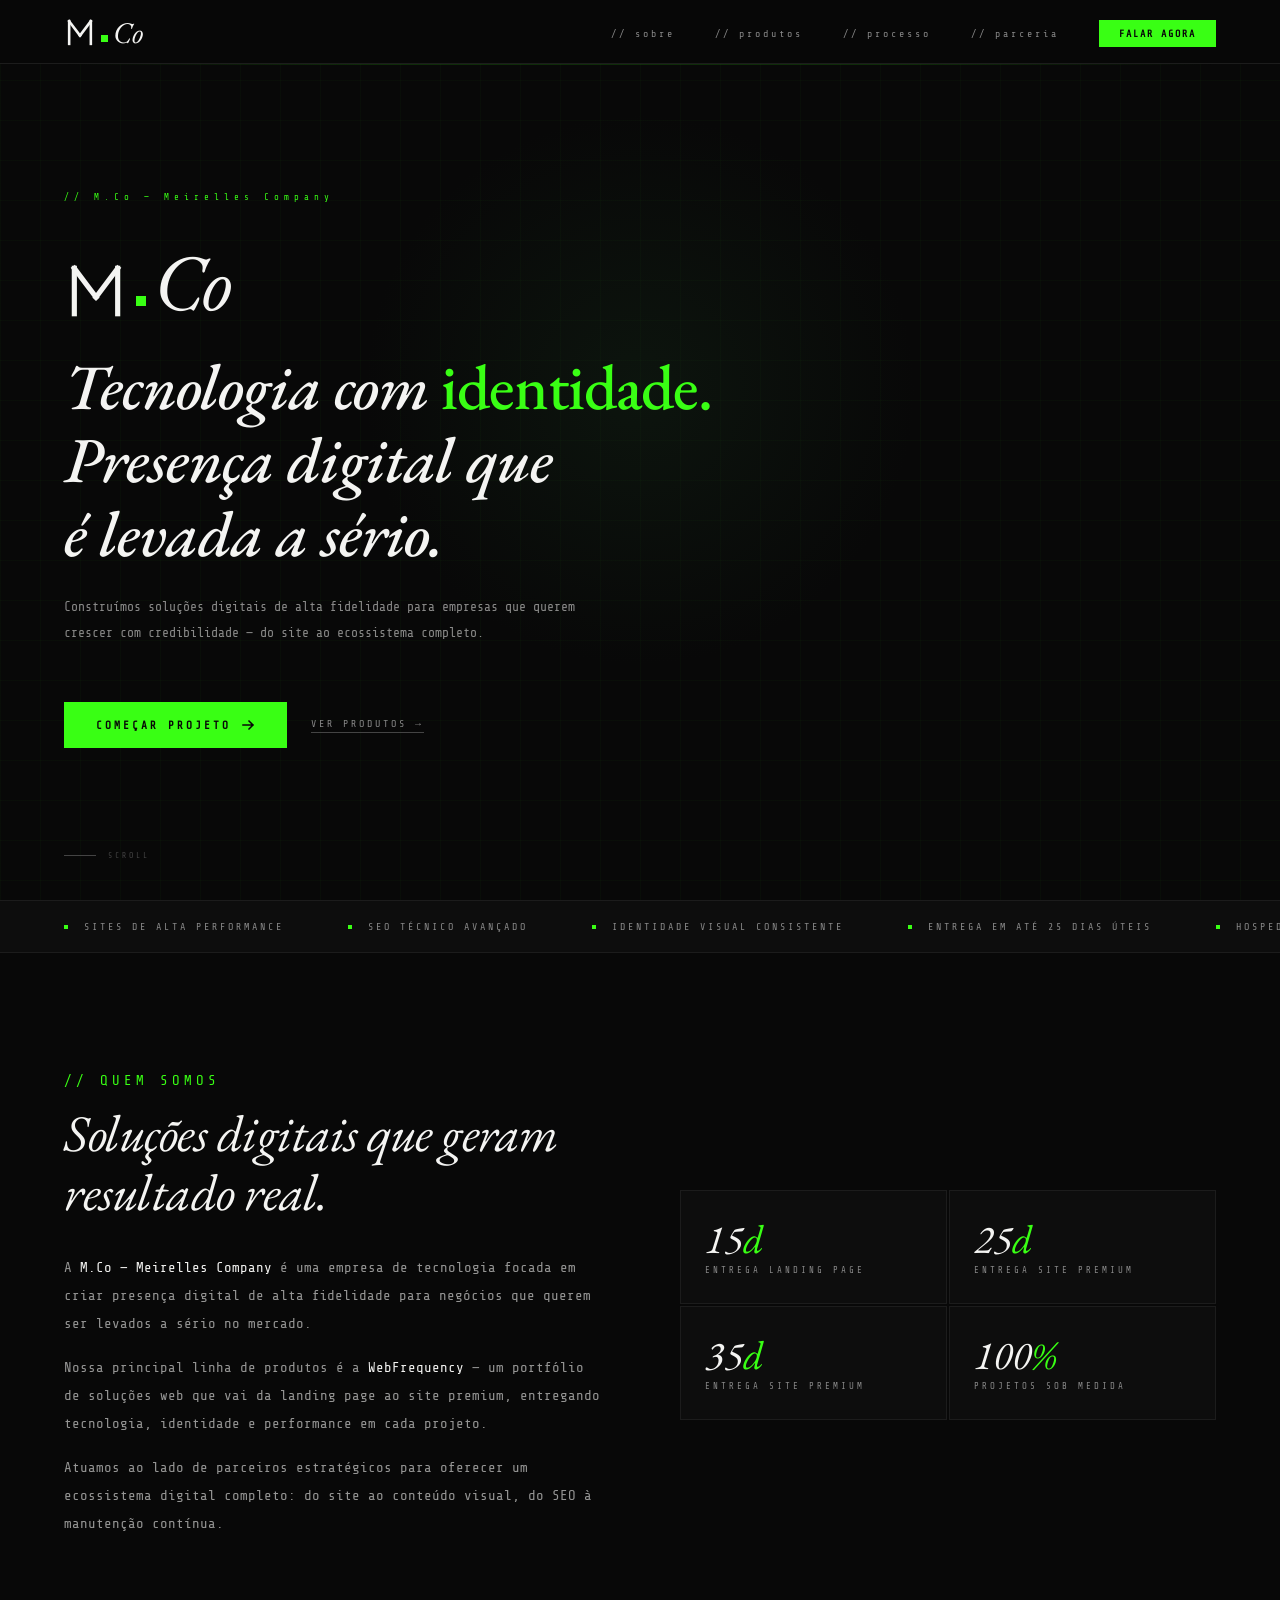
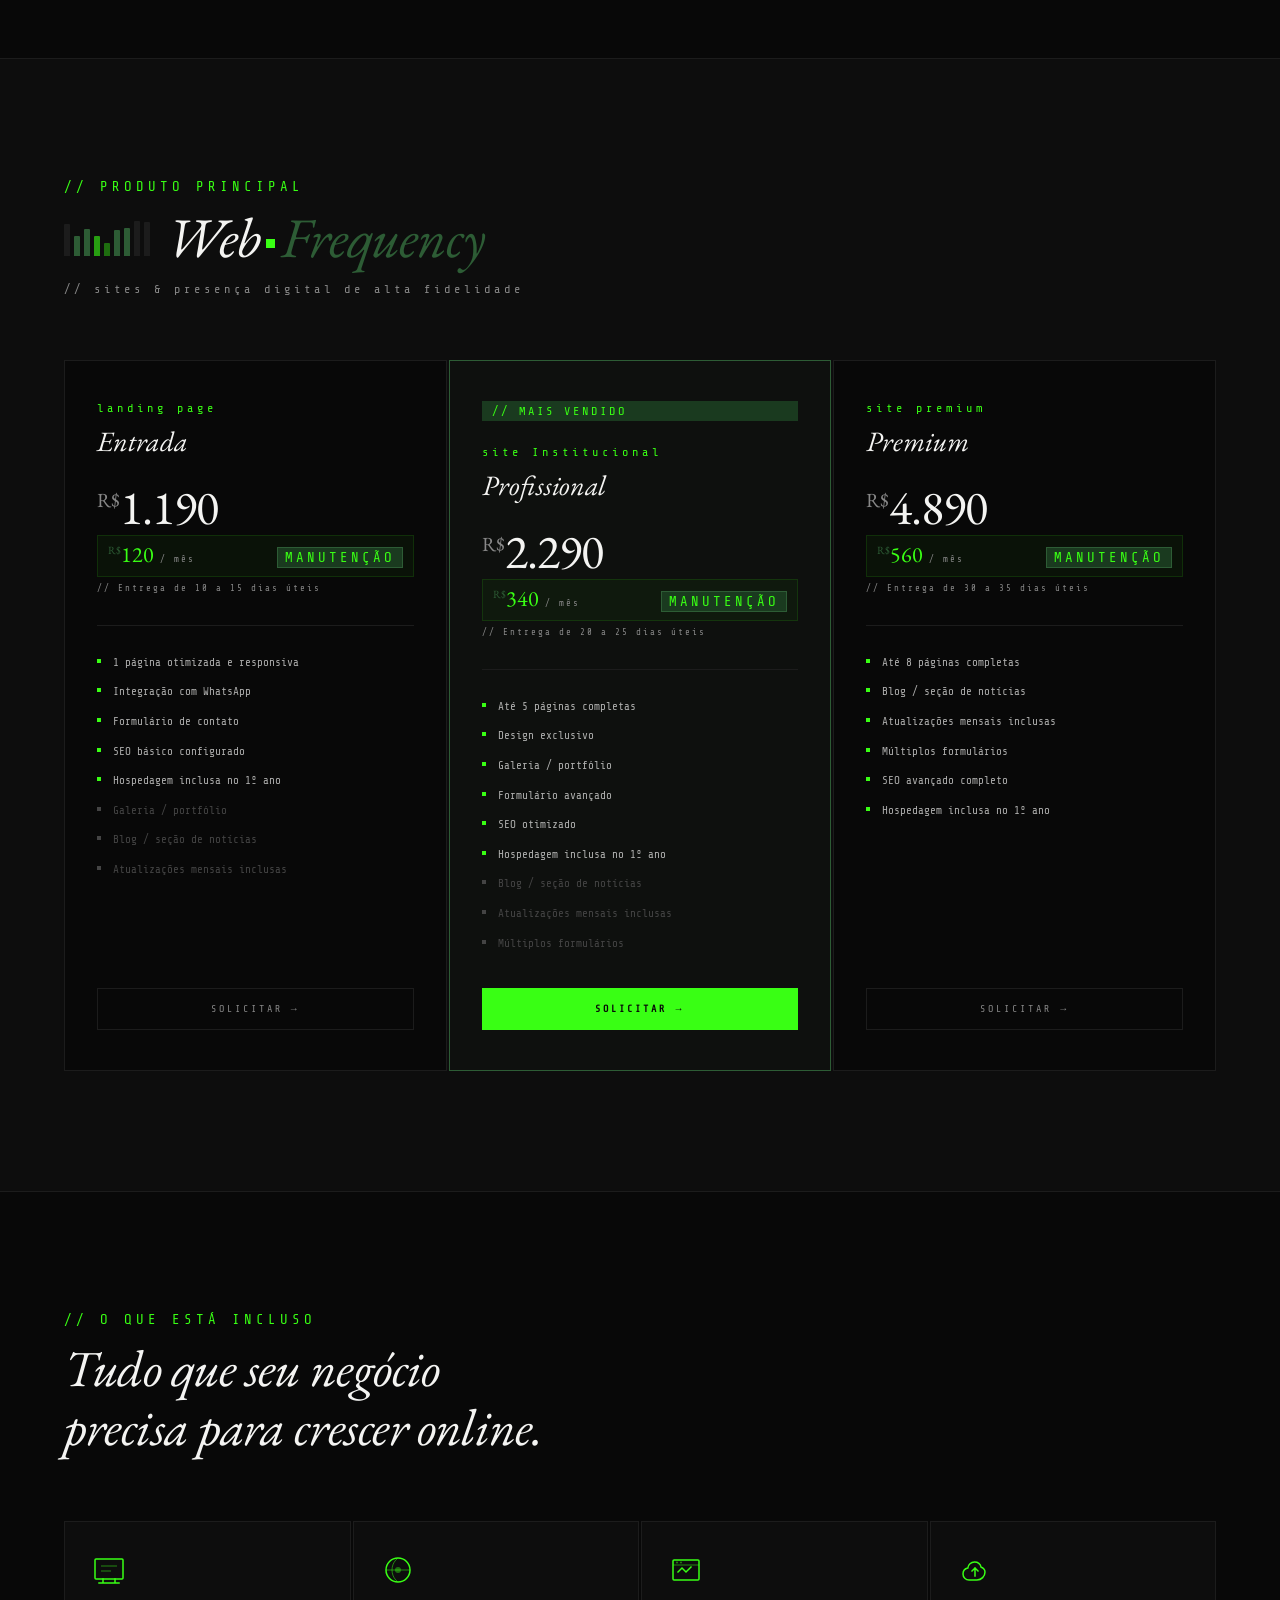
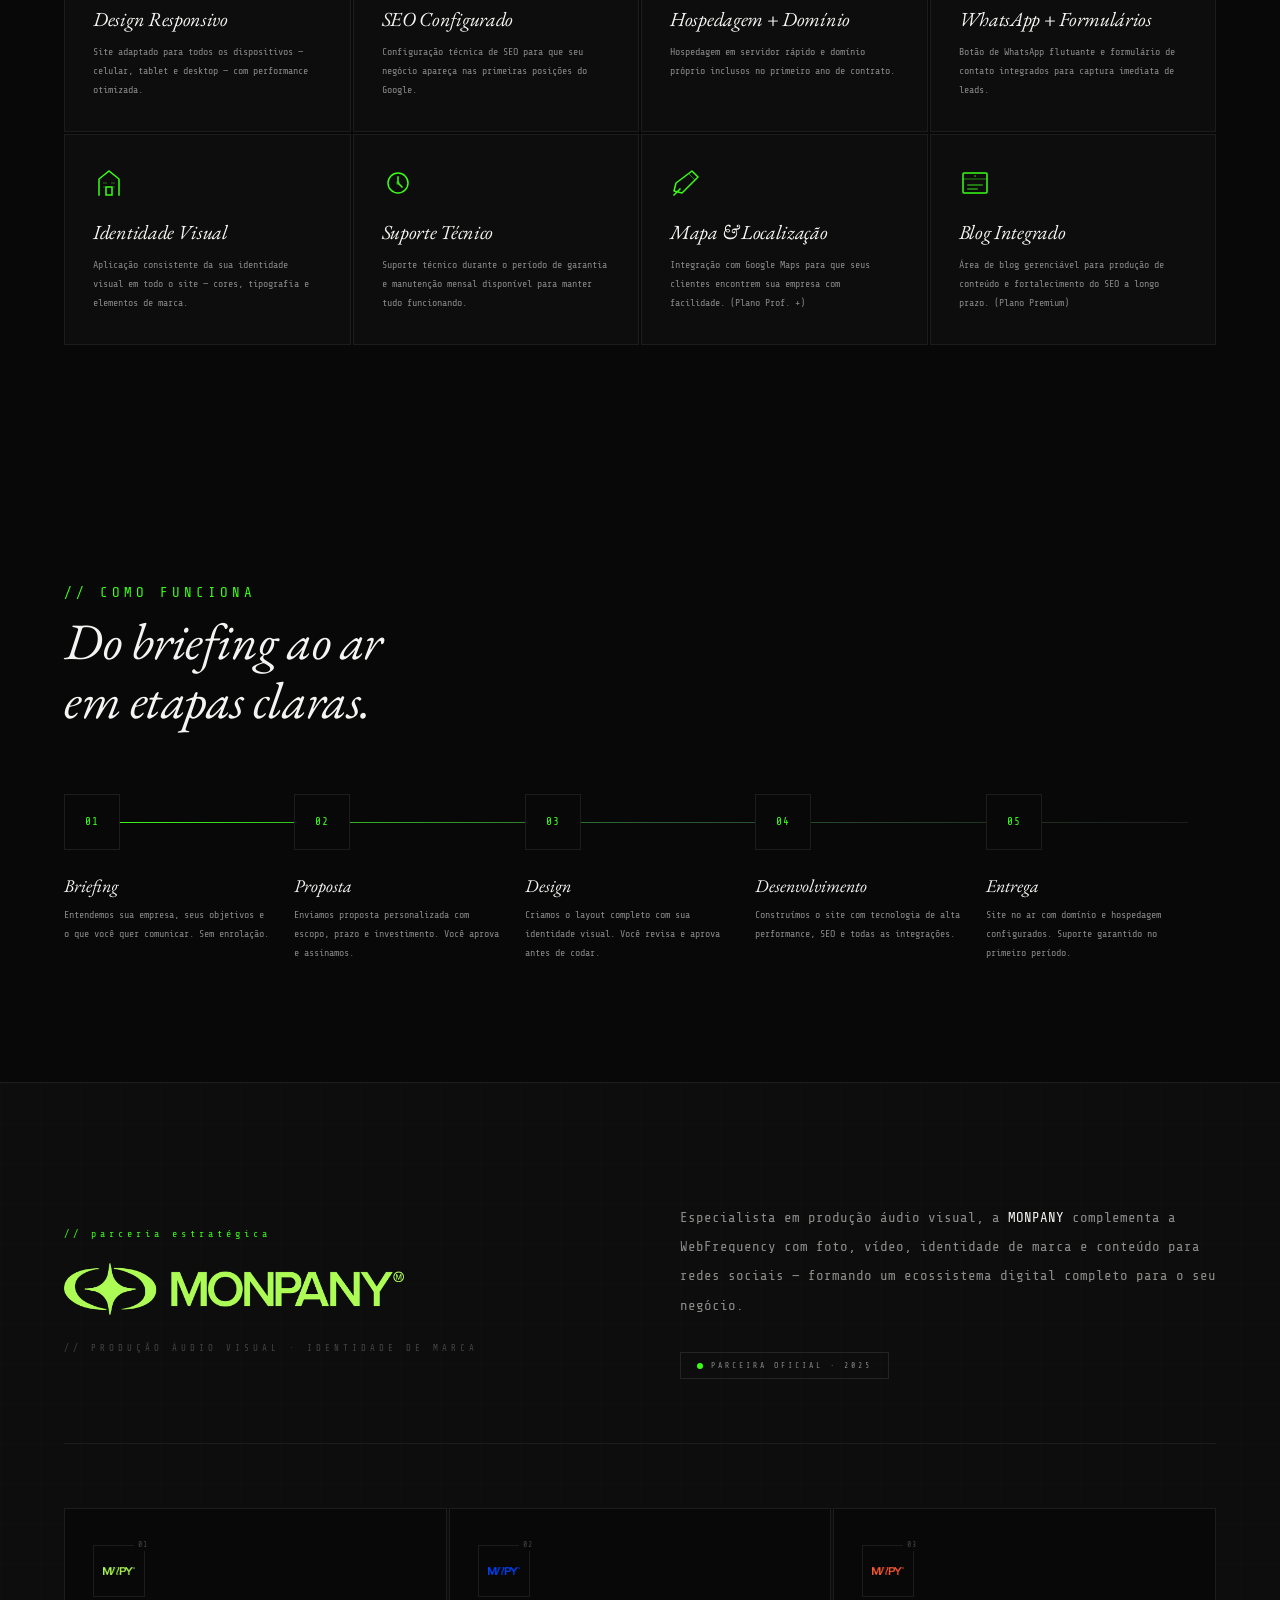
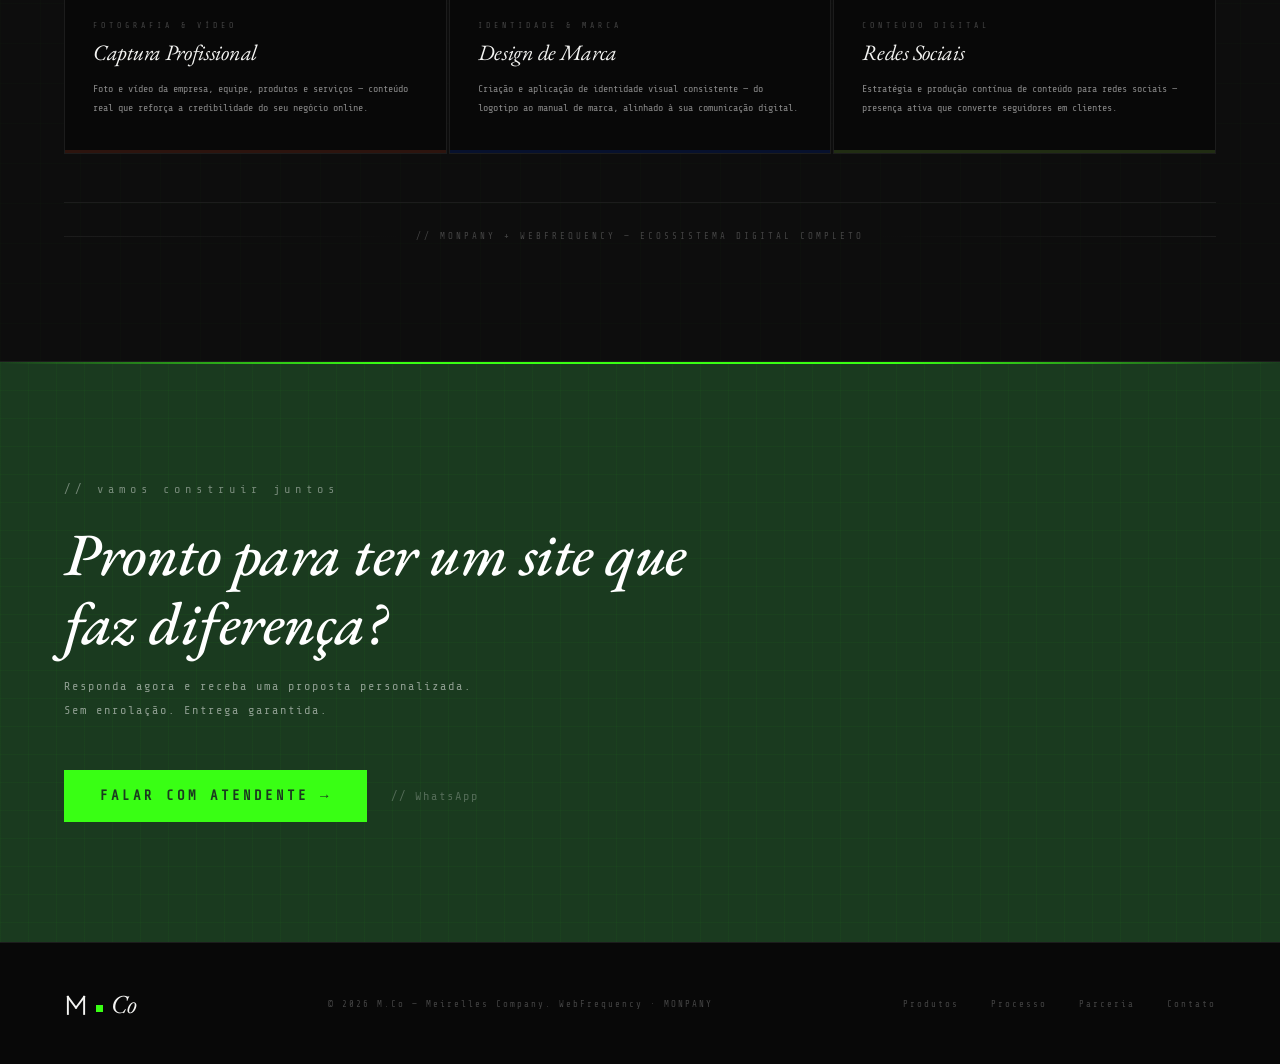
<file: public/index.html>
<!DOCTYPE html>
<html lang="pt-BR">
<head>
<meta charset="UTF-8">
<meta name="viewport" content="width=device-width, initial-scale=1.0">
<title>M.Co — Tecnologia com Identidade</title>
<link href="https://fonts.googleapis.com/css2?family=EB+Garamond:ital,wght@0,400;0,500;0,600;1,400;1,500;1,600&family=Share+Tech+Mono&display=swap" rel="stylesheet">
<link rel="stylesheet" href="assets/css/style.css">
</head>
<body>

<!-- ══ NAV ══ -->
<nav>
  <a href="#" class="nav-logo">
    <svg width="32" height="32" viewBox="0 0 62 62" fill="none">
      <line x1="10" y1="54" x2="10" y2="10" stroke="#F4F4F2" stroke-width="5" stroke-linecap="square"/>
      <line x1="10" y1="10" x2="31" y2="38" stroke="#F4F4F2" stroke-width="5" stroke-linecap="square"/>
      <line x1="31" y1="38" x2="52" y2="10" stroke="#F4F4F2" stroke-width="5" stroke-linecap="square"/>
      <line x1="52" y1="10" x2="52" y2="54" stroke="#F4F4F2" stroke-width="5" stroke-linecap="square"/>
    </svg>
    <div class="nav-logo-dot"></div>
    <span class="nav-logo-co">Co</span>
  </a>
  <ul class="nav-links">
    <li><a href="#sobre">// sobre</a></li>
    <li><a href="#webfrequency">// produtos</a></li>
    <li><a href="#processo">// processo</a></li>
    <li><a href="#parceria">// parceria</a></li>
    <li><a href="#contato" class="nav-cta">FALAR AGORA</a></li>
  </ul>
</nav>

<!-- ══ HERO ══ -->
<div class="hero" id="hero">
  <div class="hero-glow"></div>
  <div class="hero-inner">
    <div class="hero-eyebrow">// M.Co — Meirelles Company</div>
    <div class="hero-logo-mark">
      <svg width="64" height="64" viewBox="0 0 62 62" fill="none">
        <line x1="10" y1="54" x2="10" y2="10" stroke="#F4F4F2" stroke-width="5" stroke-linecap="square"/>
        <line x1="10" y1="10" x2="31" y2="38" stroke="#F4F4F2" stroke-width="5" stroke-linecap="square"/>
        <line x1="31" y1="38" x2="52" y2="10" stroke="#F4F4F2" stroke-width="5" stroke-linecap="square"/>
        <line x1="52" y1="10" x2="52" y2="54" stroke="#F4F4F2" stroke-width="5" stroke-linecap="square"/>
      </svg>
      <div class="hero-dot"></div>
      <span class="hero-co">Co</span>
    </div>
    <h1 class="hero-headline">
      Tecnologia com <em>identidade.</em><br>
      Presença digital que<br>é levada a sério.
    </h1>
    <p class="hero-sub">
      Construímos soluções digitais de alta fidelidade para empresas que
      querem crescer com credibilidade — do site ao ecossistema completo.
    </p>
    <div class="hero-actions">
      <a href="#contato" class="btn-primary">
        COMEÇAR PROJETO
        <svg width="14" height="14" viewBox="0 0 14 14" fill="none">
          <path d="M2 7h10M8 3l4 4-4 4" stroke="#080808" stroke-width="1.5" stroke-linecap="square"/>
        </svg>
      </a>
      <a href="#webfrequency" class="btn-ghost">VER PRODUTOS →</a>
    </div>
  </div>
  <div class="hero-scroll">
    <div class="scroll-line"></div>
    <span class="scroll-text">SCROLL</span>
  </div>
</div>

<!-- ══ STRIP ══ -->
<div class="strip">
  <div class="strip-item"><div class="strip-dot"></div><span class="strip-text">SITES DE ALTA PERFORMANCE</span></div>
  <div class="strip-item"><div class="strip-dot"></div><span class="strip-text">SEO TÉCNICO AVANÇADO</span></div>
  <div class="strip-item"><div class="strip-dot"></div><span class="strip-text">IDENTIDADE VISUAL CONSISTENTE</span></div>
  <div class="strip-item"><div class="strip-dot"></div><span class="strip-text">ENTREGA EM ATÉ 25 DIAS ÚTEIS</span></div>
  <div class="strip-item"><div class="strip-dot"></div><span class="strip-text">HOSPEDAGEM + DOMÍNIO INCLUSOS</span></div>
  <div class="strip-item"><div class="strip-dot"></div><span class="strip-text">SUPORTE E MANUTENÇÃO MENSAL</span></div>
  <div class="strip-item"><div class="strip-dot"></div><span class="strip-text">SITES DE ALTA PERFORMANCE</span></div>
  <div class="strip-item"><div class="strip-dot"></div><span class="strip-text">SEO TÉCNICO AVANÇADO</span></div>
</div>

<!-- ══ SOBRE ══ -->
<section id="sobre">
  <div class="sobre-grid">
    <div class="reveal">
      <div class="label" style="margin-bottom: 16px;">// quem somos</div>
      <h2 class="section-title">Soluções digitais que geram resultado real.</h2>
      <div style="height:32px"></div>
      <div class="sobre-body">
        <p>A <strong>M.Co — Meirelles Company</strong> é uma empresa de tecnologia focada em criar presença digital de alta fidelidade para negócios que querem ser levados a sério no mercado.</p>
        <p>Nossa principal linha de produtos é a <strong>WebFrequency</strong> — um portfólio de soluções web que vai da landing page ao site premium, entregando tecnologia, identidade e performance em cada projeto.</p>
        <p>Atuamos ao lado de parceiros estratégicos para oferecer um ecossistema digital completo: do site ao conteúdo visual, do SEO à manutenção contínua.</p>
      </div>
    </div>
    <div class="sobre-stats reveal" style="transition-delay: 0.15s;">
      <div class="stat-card">
        <div class="stat-num">15<span>d</span></div>
        <div class="stat-label">ENTREGA LANDING PAGE</div>
      </div>
      <div class="stat-card">
        <div class="stat-num">25<span>d</span></div>
        <div class="stat-label">ENTREGA SITE PREMIUM</div>
      </div>
      <div class="stat-card">
        <div class="stat-num">35<span>d</span></div>
        <div class="stat-label">ENTREGA SITE PREMIUM</div>
      </div>
      <div class="stat-card">
        <div class="stat-num">100<span>%</span></div>
        <div class="stat-label">PROJETOS SOB MEDIDA</div>
      </div>
    </div>
  </div>
</section>

<!-- ══ WEBFREQUENCY ══ -->
<section id="webfrequency" class="wf-section">
  <div class="reveal">
    <div class="label" style="margin-bottom: 16px;">// produto principal</div>
    <div class="wf-header">
      <div class="wf-eq" id="wf-eq">
        <div class="eq-bar" style="width:6px;height:35%;background:#1C1C1C;"></div>
        <div class="eq-bar" style="width:6px;height:55%;background:var(--green-m);"></div>
        <div class="eq-bar" style="width:6px;height:90%;background:var(--green-m);"></div>
        <div class="eq-bar" style="width:6px;height:65%;background:var(--neon);opacity:.6;"></div>
        <div class="eq-bar" style="width:6px;height:100%;background:var(--neon);opacity:.4;"></div>
        <div class="eq-bar" style="width:6px;height:75%;background:var(--green-m);"></div>
        <div class="eq-bar" style="width:6px;height:90%;background:var(--green-m);"></div>
        <div class="eq-bar" style="width:6px;height:55%;background:#1C1C1C;"></div>
        <div class="eq-bar" style="width:6px;height:35%;background:#1C1C1C;"></div>
      </div>
      <div class="wf-name">
        <span class="web">Web</span><span class="sep"></span><span class="freq">Frequency</span>
      </div>
    </div>
    <div class="wf-tagline">// sites &amp; presença digital de alta fidelidade</div>
  </div>

  <div class="plans-grid">
    <!-- Landing Page -->
    <div class="plan-card reveal" style="transition-delay: 0.1s;">
      <div class="plan-name-label">landing page</div>
      <div class="plan-name">Entrada</div>
      <div class="plan-price"><sup>R$</sup>1.190</div>
      <div class="plan-monthly"><span class="plan-monthly-val"><sup>R$</sup>120</span><span class="plan-monthly-label">/ mês</span><span class="plan-monthly-tag">MANUTENÇÃO</span></div>
      <div class="plan-prazo">// Entrega de 10 a 15 dias úteis</div>
      <div class="plan-divider"></div>
      <ul class="plan-features">
        <li>1 página otimizada e responsiva</li>
        <li>Integração com WhatsApp</li>
        <li>Formulário de contato</li>
        <li>SEO básico configurado</li>
        <li>Hospedagem inclusa no 1º ano</li>
        <li class="muted">Galeria / portfólio</li>
        <li class="muted">Blog / seção de notícias</li>
        <li class="muted">Atualizações mensais inclusas</li>
      </ul>
      <a href="#contato" class="plan-cta">SOLICITAR →</a>
    </div>

    <!-- Site Profissional -->
    <div class="plan-card featured reveal" style="transition-delay: 0.2s;">
      <div class="plan-badge">// MAIS VENDIDO</div>
      <div class="plan-name-label">site Institucional</div>
      <div class="plan-name">Profissional</div>
      <div class="plan-price"><sup>R$</sup>2.290</div>
      <div class="plan-monthly"><span class="plan-monthly-val"><sup>R$</sup>340</span><span class="plan-monthly-label">/ mês</span><span class="plan-monthly-tag">MANUTENÇÃO</span></div>
      <div class="plan-prazo">// Entrega de 20 a 25 dias úteis</div>
      <div class="plan-divider"></div>
      <ul class="plan-features">
        <li>Até 5 páginas completas</li>
        <li>Design exclusivo</li>
        <li>Galeria / portfólio</li>
        <li>Formulário avançado</li>
        <li>SEO otimizado</li>
        <li>Hospedagem inclusa no 1º ano</li>
        <li class="muted">Blog / seção de notícias</li>
        <li class="muted">Atualizações mensais inclusas</li>
        <li class="muted">Múltiplos formulários</li>
      </ul>
      <a href="#contato" class="plan-cta">SOLICITAR →</a>
    </div>

    <!-- Site Premium -->
    <div class="plan-card reveal" style="transition-delay: 0.3s;">
      <div class="plan-name-label">site premium</div>
      <div class="plan-name">Premium</div>
      <div class="plan-price"><sup>R$</sup>4.890</div>
      <div class="plan-monthly"><span class="plan-monthly-val"><sup>R$</sup>560</span><span class="plan-monthly-label">/ mês</span><span class="plan-monthly-tag">MANUTENÇÃO</span></div>
      <div class="plan-prazo">// Entrega de 30 a 35 dias úteis</div>
      <div class="plan-divider"></div>
      <ul class="plan-features">
        <li>Até 8 páginas completas</li>
        <li>Blog / seção de notícias</li>
        <li>Atualizações mensais inclusas</li>
        <li>Múltiplos formulários</li>
        <li>SEO avançado completo</li>
        <li>Hospedagem inclusa no 1º ano</li>
      </ul>
      <a href="#contato" class="plan-cta">SOLICITAR →</a>
    </div>
  </div>
</section>

<!-- ══ INCLUSO ══ -->
<section id="incluso">
  <div class="section-header reveal">
    <div class="label">// o que está incluso</div>
    <h2 class="section-title">Tudo que seu negócio<br>precisa para crescer online.</h2>
  </div>

  <div class="incluso-grid">
    <div class="incluso-card reveal" style="transition-delay:0.05s;">
      <div class="incluso-icon">
        <svg width="32" height="32" viewBox="0 0 32 32" fill="none">
          <rect x="2" y="5" width="28" height="20" rx="1" stroke="#39FF14" stroke-width="1.5"/>
          <path d="M10 25v4M22 25v4M6 29h20" stroke="#39FF14" stroke-width="1.5" stroke-linecap="square"/>
          <path d="M8 12h16M8 17h10" stroke="#39FF14" stroke-width="1" opacity=".5"/>
        </svg>
      </div>
      <div class="incluso-title">Design Responsivo</div>
      <div class="incluso-desc">Site adaptado para todos os dispositivos — celular, tablet e desktop — com performance otimizada.</div>
    </div>
    <div class="incluso-card reveal" style="transition-delay:0.1s;">
      <div class="incluso-icon">
        <svg width="32" height="32" viewBox="0 0 32 32" fill="none">
          <circle cx="16" cy="16" r="12" stroke="#39FF14" stroke-width="1.5"/>
          <path d="M16 4c0 0-6 4-6 12s6 12 6 12" stroke="#39FF14" stroke-width="1" opacity=".5"/>
          <path d="M4 16h24" stroke="#39FF14" stroke-width="1" opacity=".5"/>
          <circle cx="16" cy="16" r="3" fill="#39FF14" opacity=".4"/>
        </svg>
      </div>
      <div class="incluso-title">SEO Configurado</div>
      <div class="incluso-desc">Configuração técnica de SEO para que seu negócio apareça nas primeiras posições do Google.</div>
    </div>
    <div class="incluso-card reveal" style="transition-delay:0.15s;">
      <div class="incluso-icon">
        <svg width="32" height="32" viewBox="0 0 32 32" fill="none">
          <rect x="3" y="6" width="26" height="20" rx="1" stroke="#39FF14" stroke-width="1.5"/>
          <path d="M3 11h26" stroke="#39FF14" stroke-width="1" opacity=".5"/>
          <circle cx="7" cy="8.5" r="1" fill="#39FF14" opacity=".5"/>
          <circle cx="11" cy="8.5" r="1" fill="#39FF14" opacity=".5"/>
          <path d="M8 18l4-4 4 4 5-5" stroke="#39FF14" stroke-width="1.5" stroke-linecap="square"/>
        </svg>
      </div>
      <div class="incluso-title">Hospedagem + Domínio</div>
      <div class="incluso-desc">Hospedagem em servidor rápido e domínio próprio inclusos no primeiro ano de contrato.</div>
    </div>
    <div class="incluso-card reveal" style="transition-delay:0.2s;">
      <div class="incluso-icon">
        <svg width="32" height="32" viewBox="0 0 32 32" fill="none">
          <path d="M26 18c0 4.4-3.6 8-8 8H10c-3.3 0-6-2.7-6-6 0-2.9 2-5.3 4.8-5.9.3-3.4 3.2-6.1 6.7-6.1 3.2 0 5.9 2.2 6.6 5.2C23.8 13.5 26 15.5 26 18z" stroke="#39FF14" stroke-width="1.5"/>
          <path d="M16 22v-8M13 17l3-3 3 3" stroke="#39FF14" stroke-width="1.5" stroke-linecap="square"/>
        </svg>
      </div>
      <div class="incluso-title">WhatsApp + Formulários</div>
      <div class="incluso-desc">Botão de WhatsApp flutuante e formulário de contato integrados para captura imediata de leads.</div>
    </div>
    <div class="incluso-card reveal" style="transition-delay:0.25s;">
      <div class="incluso-icon">
        <svg width="32" height="32" viewBox="0 0 32 32" fill="none">
          <path d="M6 28V12l10-8 10 8v16" stroke="#39FF14" stroke-width="1.5" stroke-linecap="square"/>
          <rect x="13" y="20" width="6" height="8" stroke="#39FF14" stroke-width="1.5"/>
          <path d="M10 16h4M18 16h4M10 20h2M20 20h2" stroke="#39FF14" stroke-width="1" opacity=".4"/>
        </svg>
      </div>
      <div class="incluso-title">Identidade Visual</div>
      <div class="incluso-desc">Aplicação consistente da sua identidade visual em todo o site — cores, tipografia e elementos de marca.</div>
    </div>
    <div class="incluso-card reveal" style="transition-delay:0.3s;">
      <div class="incluso-icon">
        <svg width="32" height="32" viewBox="0 0 32 32" fill="none">
          <circle cx="16" cy="16" r="10" stroke="#39FF14" stroke-width="1.5"/>
          <path d="M16 10v6l4 4" stroke="#39FF14" stroke-width="1.5" stroke-linecap="square"/>
          <circle cx="16" cy="16" r="2" fill="#39FF14" opacity=".4"/>
        </svg>
      </div>
      <div class="incluso-title">Suporte Técnico</div>
      <div class="incluso-desc">Suporte técnico durante o período de garantia e manutenção mensal disponível para manter tudo funcionando.</div>
    </div>
    <div class="incluso-card reveal" style="transition-delay:0.35s;">
      <div class="incluso-icon">
        <svg width="32" height="32" viewBox="0 0 32 32" fill="none">
          <path d="M4 28l6-6M22 4l6 6-16 16-8-2 2-8L22 4z" stroke="#39FF14" stroke-width="1.5" stroke-linecap="square" stroke-linejoin="round"/>
          <path d="M19 7l6 6" stroke="#39FF14" stroke-width="1" opacity=".5"/>
        </svg>
      </div>
      <div class="incluso-title">Mapa &amp; Localização</div>
      <div class="incluso-desc">Integração com Google Maps para que seus clientes encontrem sua empresa com facilidade. (Plano Prof. +)</div>
    </div>
    <div class="incluso-card reveal" style="transition-delay:0.4s;">
      <div class="incluso-icon">
        <svg width="32" height="32" viewBox="0 0 32 32" fill="none">
          <rect x="4" y="6" width="24" height="20" rx="1" stroke="#39FF14" stroke-width="1.5"/>
          <path d="M4 12h24" stroke="#39FF14" stroke-width="1" opacity=".5"/>
          <path d="M9 18h14M9 22h9" stroke="#39FF14" stroke-width="1.5" stroke-linecap="square" opacity=".6"/>
          <circle cx="16" cy="9" r="1" fill="#39FF14" opacity=".5"/>
        </svg>
      </div>
      <div class="incluso-title">Blog Integrado</div>
      <div class="incluso-desc">Área de blog gerenciável para produção de conteúdo e fortalecimento do SEO a longo prazo. (Plano Premium)</div>
    </div>
  </div>
</section>

<!-- ══ PROCESSO ══ -->
<section id="processo" class="processo-section">
  <div class="section-header reveal">
    <div class="label">// como funciona</div>
    <h2 class="section-title">Do briefing ao ar<br>em etapas claras.</h2>
  </div>
  <div class="processo-steps">
    <div class="step reveal" style="transition-delay:0.05s;">
      <div class="step-num">01</div>
      <div class="step-title">Briefing</div>
      <div class="step-desc">Entendemos sua empresa, seus objetivos e o que você quer comunicar. Sem enrolação.</div>
    </div>
    <div class="step reveal" style="transition-delay:0.15s;">
      <div class="step-num">02</div>
      <div class="step-title">Proposta</div>
      <div class="step-desc">Enviamos proposta personalizada com escopo, prazo e investimento. Você aprova e assinamos.</div>
    </div>
    <div class="step reveal" style="transition-delay:0.25s;">
      <div class="step-num">03</div>
      <div class="step-title">Design</div>
      <div class="step-desc">Criamos o layout completo com sua identidade visual. Você revisa e aprova antes de codar.</div>
    </div>
    <div class="step reveal" style="transition-delay:0.35s;">
      <div class="step-num">04</div>
      <div class="step-title">Desenvolvimento</div>
      <div class="step-desc">Construímos o site com tecnologia de alta performance, SEO e todas as integrações.</div>
    </div>
    <div class="step reveal" style="transition-delay:0.45s;">
      <div class="step-num">05</div>
      <div class="step-title">Entrega</div>
      <div class="step-desc">Site no ar com domínio e hospedagem configurados. Suporte garantido no primeiro período.</div>
    </div>
  </div>
</section>

<!-- ══ MONPANY PARCERIA ══ -->
<section id="parceria" class="moonpany-section">
  <div class="moonpany-inner">

    <!-- Cabeçalho: logo + descrição -->
    <div class="moonpany-head">
      <div class="moonpany-head-left reveal">
        <div class="moonpany-eyebrow">// parceria estratégica</div>
        <!-- SUBSTITUIR: coloque o arquivo uploads/CompositionLogo-MNPY-Green.png aqui -->
        <img
          src="images/MONPANY/CompositionLogo-MNPY-Green.png"
          alt="MONPANY"
          class="moonpany-logo-img"
        />
        <div class="moonpany-tagline">// PRODUÇÃO ÁUDIO VISUAL · IDENTIDADE DE MARCA</div>
      </div>

      <div class="moonpany-head-right reveal" style="transition-delay:0.15s;">
        <div class="moonpany-desc">
          Especialista em produção áudio visual, a <strong style="color:var(--white);font-weight:400;">MONPANY</strong> complementa a WebFrequency com foto, vídeo, identidade de marca e conteúdo para redes sociais — formando um ecossistema digital completo para o seu negócio.
        </div>
        <div class="moonpany-badge">
          <span class="moonpany-badge-dot"></span>
          PARCEIRA OFICIAL · 2025
        </div>
      </div>
    </div>

    <!-- Cards de serviço -->
    <div class="mnpy-cards">

      <!-- 01 Foto & Vídeo -->
      <div class="mnpy-card c-tomato reveal" style="transition-delay:0.05s;">
        <div class="mnpy-card-icon">
          <!-- SUBSTITUIR: uploads/Ativo 8LOGO.png (ícone laranja) -->
          <img src="images/MONPANY/Ativo 8LOGO.png" alt="Foto & Vídeo" />
          <span class="mnpy-card-num">01</span>
        </div>
        <div class="mnpy-card-label">FOTOGRAFIA &amp; VÍDEO</div>
        <div class="mnpy-card-title">Captura Profissional</div>
        <div class="mnpy-card-desc">Foto e vídeo da empresa, equipe, produtos e serviços — conteúdo real que reforça a credibilidade do seu negócio online.</div>
        <div class="mnpy-card-color-strip"></div>
      </div>

      <!-- 02 Identidade -->
      <div class="mnpy-card c-blue reveal" style="transition-delay:0.15s;">
        <div class="mnpy-card-icon">
          <!-- SUBSTITUIR: uploads/Ativo 9LOGO.png (ícone azul) -->
          <img src="images/MONPANY/Ativo 9LOGO.png" alt="Identidade de Marca" />
          <span class="mnpy-card-num">02</span>
        </div>
        <div class="mnpy-card-label">IDENTIDADE &amp; MARCA</div>
        <div class="mnpy-card-title">Design de Marca</div>
        <div class="mnpy-card-desc">Criação e aplicação de identidade visual consistente — do logotipo ao manual de marca, alinhado à sua comunicação digital.</div>
        <div class="mnpy-card-color-strip"></div>
      </div>

      <!-- 03 Conteúdo -->
      <div class="mnpy-card c-green reveal" style="transition-delay:0.25s;">
        <div class="mnpy-card-icon">
          <!-- SUBSTITUIR: uploads/Ativo 10LOGO.png (ícone verde) -->
          <img src="images/MONPANY/Ativo 10LOGO.png" alt="Conteúdo Digital" />
          <span class="mnpy-card-num">03</span>
        </div>
        <div class="mnpy-card-label">CONTEÚDO DIGITAL</div>
        <div class="mnpy-card-title">Redes Sociais</div>
        <div class="mnpy-card-desc">Estratégia e produção contínua de conteúdo para redes sociais — presença ativa que converte seguidores em clientes.</div>
        <div class="mnpy-card-color-strip"></div>
      </div>

    </div>

    <!-- Nota -->
    <div class="mnpy-note reveal" style="transition-delay:0.3s;">
      <div class="mnpy-note-line"></div>
      <span class="mnpy-note-text">// MONPANY + WEBFREQUENCY — ECOSSISTEMA DIGITAL COMPLETO</span>
      <div class="mnpy-note-line" style="background:linear-gradient(90deg,transparent,var(--border));"></div>
    </div>

  </div>
</section>

<!-- ══ CTA ══ -->
<section id="contato" class="cta-section">
  <div class="cta-inner">
    <div class="cta-eyebrow">// vamos construir juntos</div>
    <div class="cta-title">Pronto para ter um site que faz diferença?</div>
    <div class="cta-sub">
      Responda agora e receba uma proposta personalizada.<br>
      Sem enrolação. Entrega garantida.
    </div>
    <div class="cta-actions">
      <a href="https://wa.me/5514997597300" class="cta-btn" target="_blank" rel="noopener noreferrer">
        FALAR COM ATENDENTE →
      </a>
      <span class="cta-note">// WhatsApp</span>
    </div>
  </div>
</section>

<!-- ══ FOOTER ══ -->
<footer>
  <div class="footer-logo">
    <svg width="24" height="24" viewBox="0 0 62 62" fill="none">
      <line x1="10" y1="54" x2="10" y2="10" stroke="#F4F4F2" stroke-width="5" stroke-linecap="square"/>
      <line x1="10" y1="10" x2="31" y2="38" stroke="#F4F4F2" stroke-width="5" stroke-linecap="square"/>
      <line x1="31" y1="38" x2="52" y2="10" stroke="#F4F4F2" stroke-width="5" stroke-linecap="square"/>
      <line x1="52" y1="10" x2="52" y2="54" stroke="#F4F4F2" stroke-width="5" stroke-linecap="square"/>
    </svg>
    <div style="width:7px;height:7px;background:var(--neon);margin-bottom:5px;margin-left:3px;flex-shrink:0;"></div>
    <span class="footer-logo-co" style="margin-left:3px;">Co</span>
  </div>
  <div class="footer-copy">© 2026 M.Co — Meirelles Company. WebFrequency · MONPANY</div>
  <div class="footer-links">
    <a href="#webfrequency">Produtos</a>
    <a href="#processo">Processo</a>
    <a href="#parceria">Parceria</a>
    <a href="#contato">Contato</a>
  </div>
</footer>

<!-- ── TWEAKS PANEL ── -->
<div id="tweaks-panel" style="display:none;position:fixed;bottom:24px;right:24px;z-index:9999;
  background:#0D0D0D;border:1px solid #242424;padding:24px;min-width:260px;
  font-family:'Share Tech Mono',monospace;flex-direction:column;gap:16px;">
  <div style="display:flex;align-items:center;justify-content:space-between;margin-bottom:4px;">
    <span style="font-size:9px;color:#39FF14;letter-spacing:4px;">// TWEAKS</span>
    <button onclick="document.getElementById('tweaks-panel').style.display='none';window.parent.postMessage({type:'__edit_mode_dismissed'},'*')"
      style="background:none;border:none;color:#888;cursor:pointer;font-family:inherit;font-size:10px;letter-spacing:2px;">✕</button>
  </div>
  <div>
    <div style="font-size:8px;color:#888;letter-spacing:3px;margin-bottom:8px;">COR DE ACENTO</div>
    <div style="display:flex;gap:8px;flex-wrap:wrap;">
      <button onclick="setAccent('#39FF14')" style="width:28px;height:28px;background:#39FF14;border:none;cursor:pointer;"></button>
      <button onclick="setAccent('#00EEFF')" style="width:28px;height:28px;background:#00EEFF;border:none;cursor:pointer;"></button>
      <button onclick="setAccent('#FF6B35')" style="width:28px;height:28px;background:#FF6B35;border:none;cursor:pointer;"></button>
      <button onclick="setAccent('#E8FF00')" style="width:28px;height:28px;background:#E8FF00;border:none;cursor:pointer;"></button>
      <button onclick="setAccent('#FF3FD6')" style="width:28px;height:28px;background:#FF3FD6;border:none;cursor:pointer;"></button>
    </div>
  </div>
  <div>
    <div style="font-size:8px;color:#888;letter-spacing:3px;margin-bottom:8px;">FUNDO</div>
    <div style="display:flex;gap:8px;">
      <button onclick="setBg('#080808','#F4F4F2')" style="width:28px;height:28px;background:#080808;border:1px solid #333;cursor:pointer;"></button>
      <button onclick="setBg('#F4F4F2','#0D0D0D')" style="width:28px;height:28px;background:#F4F4F2;border:1px solid #ccc;cursor:pointer;"></button>
      <button onclick="setBg('#0A0A1A','#F4F4F2')" style="width:28px;height:28px;background:#0A0A1A;border:1px solid #333;cursor:pointer;"></button>
    </div>
  </div>
  <div>
    <div style="font-size:8px;color:#888;letter-spacing:3px;margin-bottom:8px;">GRID DE FUNDO</div>
    <div style="display:flex;gap:8px;">
      <button id="grid-on" onclick="toggleGrid(true)"
        style="font-size:9px;letter-spacing:2px;padding:6px 14px;background:var(--neon);color:#080808;border:none;cursor:pointer;font-family:inherit;">ON</button>
      <button id="grid-off" onclick="toggleGrid(false)"
        style="font-size:9px;letter-spacing:2px;padding:6px 14px;background:none;color:#888;border:1px solid #333;cursor:pointer;font-family:inherit;">OFF</button>
    </div>
  </div>
</div>

<script src="assets/js/main.js"></script>
</body>
</html>
</file>
<file: public/assets/css/style.css>
:root {
  --black:    #080808;
  --ink:      #0D0D0D;
  --white:    #F4F4F2;
  --neon:     #39FF14;
  --green:    #1A3A1F;
  --green-m:  #2D5C35;
  --gray:     #888;
  --gray-dim: #444;
  --border:   #1C1C1C;
  --border-2: #242424;
}

* { margin: 0; padding: 0; box-sizing: border-box; -webkit-font-smoothing: antialiased; }

html { scroll-behavior: smooth; }

body {
  background: var(--black);
  color: var(--white);
  font-family: 'Share Tech Mono', monospace;
  overflow-x: hidden;
}

/* ── UTILITIES ── */
.neon { color: var(--neon); }
.label {
  font-size: 14px;
  color: var(--neon);
  letter-spacing: 4px;
  text-transform: uppercase;
}
.section-divider {
  width: 100%;
  height: 1px;
  background: var(--border);
}

/* ── NAV ── */
nav {
  position: fixed;
  top: 0; left: 0; right: 0;
  z-index: 100;
  display: flex;
  align-items: center;
  justify-content: space-between;
  padding: 0 64px;
  height: 64px;
  background: rgba(8,8,8,0.85);
  backdrop-filter: blur(12px);
  border-bottom: 1px solid var(--border);
}

.nav-logo {
  display: flex;
  align-items: flex-end;
  gap: 5px;
  text-decoration: none;
}

.nav-logo svg { flex-shrink: 0; }

.nav-logo-dot {
  width: 7px; height: 7px;
  background: var(--neon);
  flex-shrink: 0;
  margin-bottom: 6px;
}

.nav-logo-co {
  font-family: 'EB Garamond', serif;
  font-style: italic;
  font-size: 30px;
  color: var(--white);
  line-height: 1;
  letter-spacing: -0.5px;
}

.nav-links {
  display: flex;
  align-items: center;
  gap: 40px;
  list-style: none;
}

.nav-links a {
  font-size: 10px;
  color: var(--gray);
  text-decoration: none;
  letter-spacing: 3px;
  transition: color 0.2s;
}

.nav-links a:hover { color: var(--white); }

.nav-cta {
  background: var(--neon) !important;
  color: var(--black) !important;
  padding: 8px 20px !important;
  font-weight: 700 !important;
  letter-spacing: 2px !important;
}

/* ── HERO ── */
.hero {
  min-height: 100vh;
  display: flex;
  flex-direction: column;
  justify-content: center;
  padding: 120px 64px 80px;
  position: relative;
  overflow: hidden;
}

/* Grid background */
.hero::before {
  content: '';
  position: absolute; inset: 0;
  background-image:
    linear-gradient(rgba(57,255,20,.025) 1px, transparent 1px),
    linear-gradient(90deg, rgba(57,255,20,.025) 1px, transparent 1px);
  background-size: 40px 40px;
  pointer-events: none;
}

/* Neon top line */
.hero::after {
  content: '';
  position: absolute;
  top: 64px; left: 0; right: 0;
  height: 1px;
  background: linear-gradient(90deg, transparent 5%, var(--neon) 30%, var(--neon) 70%, transparent 95%);
  opacity: 0.15;
  pointer-events: none;
}

.hero-glow {
  position: absolute;
  top: 10%; left: 50%;
  transform: translateX(-50%);
  width: 600px; height: 600px;
  background: radial-gradient(circle, rgba(26,58,31,.25) 0%, transparent 65%);
  pointer-events: none;
}

.hero-inner {
  position: relative;
  z-index: 1;
  max-width: 1200px;
}

.hero-eyebrow {
  font-size: 9px;
  color: var(--neon);
  letter-spacing: 5px;
  margin-bottom: 40px;
  opacity: 0;
  animation: fadeUp 0.8s 0.2s forwards;
}

.hero-logo-mark {
  display: flex;
  align-items: flex-end;
  gap: 8px;
  margin-bottom: 28px;
  opacity: 0;
  animation: fadeUp 0.8s 0.35s forwards;
}

.hero-dot {
  width: 10px; height: 10px;
  background: var(--neon);
  flex-shrink: 0;
  margin-bottom: 16px;
}

.hero-co {
  font-family: 'EB Garamond', serif;
  font-style: italic;
  font-size: 80px;
  font-weight: 400;
  color: var(--white);
  line-height: 1;
  letter-spacing: -2px;
}

.hero-headline {
  font-family: 'EB Garamond', serif;
  font-style: italic;
  font-size: clamp(36px, 5vw, 64px);
  font-weight: 500;
  color: var(--white);
  line-height: 1.15;
  letter-spacing: -1px;
  max-width: 780px;
  margin-bottom: 24px;
  opacity: 0;
  animation: fadeUp 0.8s 0.5s forwards;
}

.hero-headline em {
  font-style: normal;
  color: var(--neon);
}

.hero-sub {
  font-size: 13px;
  color: rgba(244,244,242,.55);
  line-height: 2;
  max-width: 520px;
  margin-bottom: 56px;
  opacity: 0;
  animation: fadeUp 0.8s 0.65s forwards;
}

.hero-actions {
  display: flex;
  align-items: center;
  gap: 24px;
  opacity: 0;
  animation: fadeUp 0.8s 0.8s forwards;
}

.btn-primary {
  display: inline-flex;
  align-items: center;
  gap: 10px;
  background: var(--neon);
  color: var(--black);
  text-decoration: none;
  font-size: 11px;
  font-weight: 700;
  letter-spacing: 3px;
  padding: 16px 32px;
  transition: opacity 0.2s, transform 0.2s;
}

.btn-primary:hover { opacity: 0.88; transform: translateY(-1px); }

.btn-ghost {
  display: inline-flex;
  align-items: center;
  gap: 8px;
  color: var(--gray);
  text-decoration: none;
  font-size: 10px;
  letter-spacing: 3px;
  border-bottom: 1px solid var(--gray-dim);
  padding-bottom: 2px;
  transition: color 0.2s, border-color 0.2s;
}

.btn-ghost:hover { color: var(--white); border-color: var(--white); }

.hero-scroll {
  position: absolute;
  bottom: 40px;
  left: 64px;
  display: flex;
  align-items: center;
  gap: 12px;
  opacity: 0;
  animation: fadeUp 0.8s 1.1s forwards;
}

.scroll-line {
  width: 32px; height: 1px;
  background: var(--gray-dim);
}

.scroll-text {
  font-size: 8px;
  color: var(--gray-dim);
  letter-spacing: 3px;
}

/* ── MANIFESTO STRIP ── */
.strip {
  border-top: 1px solid var(--border);
  border-bottom: 1px solid var(--border);
  padding: 20px 64px;
  display: flex;
  align-items: center;
  gap: 64px;
  overflow: hidden;
  background: var(--ink);
}

.strip-item {
  display: flex;
  align-items: center;
  gap: 16px;
  white-space: nowrap;
  flex-shrink: 0;
}

.strip-dot {
  width: 4px; height: 4px;
  background: var(--neon);
  flex-shrink: 0;
}

.strip-text {
  font-size: 10px;
  color: var(--gray);
  letter-spacing: 3px;
}

/* ── SECTION BASE ── */
section {
  padding: 120px 64px;
  position: relative;
}

.section-header {
  margin-bottom: 64px;
}

.section-title {
  font-family: 'EB Garamond', serif;
  font-style: italic;
  font-size: clamp(32px, 4vw, 52px);
  font-weight: 400;
  color: var(--white);
  line-height: 1.15;
  letter-spacing: -0.5px;
  margin-top: 12px;
}

/* ── SOBRE / INTRO ── */
.sobre-grid {
  display: grid;
  grid-template-columns: 1fr 1fr;
  gap: 80px;
  align-items: center;
  max-width: 1200px;
}

.sobre-body {
  font-size: 14px;
  color: rgba(244,244,242,.6);
  line-height: 2;
}

.sobre-body p + p { margin-top: 16px; }

.sobre-body strong { color: var(--white); font-weight: 400; }

.sobre-stats {
  display: grid;
  grid-template-columns: 1fr 1fr;
  gap: 2px;
}

.stat-card {
  background: var(--ink);
  border: 1px solid var(--border);
  padding: 28px 24px;
  position: relative;
  overflow: hidden;
}

.stat-card::before {
  content: '';
  position: absolute;
  top: 0; left: 0;
  width: 2px; height: 100%;
  background: var(--neon);
  opacity: 0;
  transition: opacity 0.3s;
}

.stat-card:hover::before { opacity: 1; }

.stat-num {
  font-family: 'EB Garamond', serif;
  font-style: italic;
  font-size: 40px;
  color: var(--white);
  line-height: 1;
  margin-bottom: 6px;
}

.stat-num span { color: var(--neon); }

.stat-label {
  font-size: 9px;
  color: var(--gray);
  letter-spacing: 3px;
}

/* ── WEBFREQUENCY ── */
.wf-section {
  background: var(--ink);
  border-top: 1px solid var(--border);
  border-bottom: 1px solid var(--border);
}

.wf-header {
  display: flex;
  align-items: center;
  gap: 16px;
  margin-bottom: 16px;
}

.wf-eq {
  display: flex;
  align-items: flex-end;
  gap: 4px;
  height: 36px;
}

.eq-bar { border-radius: 1px 1px 0 0; transition: height 0.4s ease; }

.wf-name {
  font-family: 'EB Garamond', serif;
  font-style: italic;
  font-size: clamp(36px, 5vw, 56px);
  font-weight: 400;
  line-height: 1;
  letter-spacing: -1px;
}

.wf-name .web { color: var(--white); }
.wf-name .sep {
  display: inline-block;
  width: 9px; height: 9px;
  background: var(--neon);
  margin: 0 6px 4px;
  vertical-align: middle;
}
.wf-name .freq { color: var(--green-m); }

.wf-tagline {
  font-size: 12px;
  color: var(--gray);
  letter-spacing: 4px;
  margin-bottom: 64px;
}

/* Planos */
.plans-grid {
  display: grid;
  grid-template-columns: repeat(3, 1fr);
  gap: 2px;
  max-width: 1200px;
}

.plan-card {
  background: var(--black);
  border: 1px solid var(--border);
  padding: 40px 32px;
  position: relative;
  overflow: hidden;
  transition: border-color 0.3s;
  cursor: default;
  display: flex;
  flex-direction: column;
}

.plan-card:hover { border-color: var(--gray-dim); }

.plan-card.featured {
  border-color: var(--green-m);
  background: rgba(26,58,31,.08);
}

.plan-card.featured:hover { border-color: var(--neon); }

.plan-badge {
  display: inline-block;
  background: var(--green);
  color: var(--neon);
  font-size: 12px;
  letter-spacing: 3px;
  padding: 3px 10px;
  margin-bottom: 24px;
}

.plan-name-label {
  font-size: 12px;
  color: var(--neon);
  letter-spacing: 4px;
  margin-bottom: 8px;
}

.plan-name {
  font-family: 'EB Garamond', serif;
  font-style: italic;
  font-size: 28px;
  color: var(--white);
  margin-bottom: 4px;
}

.plan-price {
  font-family: 'EB Garamond', serif;
  font-size: 48px;
  color: var(--white);
  line-height: 1;
  margin: 20px 0 4px;
  letter-spacing: -1px;
}

.plan-price sup {
  font-size: 20px;
  vertical-align: super;
  letter-spacing: 0;
  color: var(--gray);
}

.plan-prazo {
  font-size: 9px;
  color: var(--gray);
  letter-spacing: 2px;
  margin-bottom: 32px;
}

.plan-divider {
  height: 1px;
  background: var(--border);
  margin-bottom: 28px;
}

.plan-features {
  list-style: none;
  display: flex;
  flex-direction: column;
  gap: 12px;
  flex: 1;
}

.plan-features li {
  display: flex;
  align-items: flex-start;
  gap: 12px;
  font-size: 11px;
  color: rgba(244,244,242,.7);
  line-height: 1.6;
}

.plan-features li::before {
  content: '';
  display: block;
  width: 4px; height: 4px;
  background: var(--neon);
  flex-shrink: 0;
  margin-top: 5px;
}

.plan-features li.muted { color: var(--gray-dim); }
.plan-features li.muted::before { background: var(--gray-dim); }

.plan-cta {
  display: block;
  text-align: center;
  margin-top: 36px;
  padding: 14px;
  font-size: 10px;
  letter-spacing: 3px;
  text-decoration: none;
  border: 1px solid var(--border);
  color: var(--gray);
  transition: all 0.2s;
}

.plan-cta:hover {
  border-color: var(--neon);
  color: var(--neon);
}

.plan-card.featured .plan-cta {
  background: var(--neon);
  border-color: var(--neon);
  color: var(--black);
  font-weight: 700;
}

.plan-card.featured .plan-cta:hover { opacity: 0.88; }

/* ── INCLUSO ── */
.incluso-grid {
  display: grid;
  grid-template-columns: repeat(4, 1fr);
  gap: 2px;
  max-width: 1200px;
}

.incluso-card {
  background: var(--ink);
  border: 1px solid var(--border);
  padding: 32px 28px;
  position: relative;
  overflow: hidden;
  transition: border-color 0.3s;
}

.incluso-card:hover { border-color: var(--gray-dim); }

.incluso-icon {
  margin-bottom: 20px;
}

.incluso-icon svg { display: block; }

.incluso-title {
  font-family: 'EB Garamond', serif;
  font-style: italic;
  font-size: 20px;
  color: var(--white);
  margin-bottom: 10px;
  letter-spacing: -0.3px;
}

.incluso-desc {
  font-size: 10px;
  color: var(--gray);
  line-height: 1.9;
}

/* ── PROCESSO ── */
.processo-section { background: var(--black); }

.processo-steps {
  display: grid;
  grid-template-columns: repeat(5, 1fr);
  gap: 0;
  max-width: 1200px;
  position: relative;
}

.processo-steps::before {
  content: '';
  position: absolute;
  top: 28px; left: 28px; right: 28px;
  height: 1px;
  background: linear-gradient(90deg, var(--neon), var(--green-m), var(--border));
  pointer-events: none;
}

.step {
  padding: 0 24px 0 0;
  position: relative;
  z-index: 1;
}

.step-num {
  width: 56px; height: 56px;
  border: 1px solid var(--border);
  display: flex;
  align-items: center;
  justify-content: center;
  font-size: 11px;
  color: var(--neon);
  letter-spacing: 1px;
  background: var(--black);
  margin-bottom: 24px;
}

.step-title {
  font-family: 'EB Garamond', serif;
  font-style: italic;
  font-size: 18px;
  color: var(--white);
  margin-bottom: 8px;
}

.step-desc {
  font-size: 10px;
  color: var(--gray);
  line-height: 1.9;
}

/* ── MONPANY PARCERIA ── */
.moonpany-section {
  background: var(--ink);
  border-top: 1px solid var(--border);
  border-bottom: 1px solid var(--border);
  padding: 120px 64px;
  overflow: hidden;
  position: relative;
}

/* Grade de fundo sutil como no hero */
.moonpany-section::before {
  content: '';
  position: absolute; inset: 0;
  background-image:
    linear-gradient(rgba(57,255,20,.012) 1px, transparent 1px),
    linear-gradient(90deg, rgba(57,255,20,.012) 1px, transparent 1px);
  background-size: 40px 40px;
  pointer-events: none;
}

.moonpany-inner {
  position: relative;
  z-index: 1;
  max-width: 1200px;
}

/* Cabeçalho da seção */
.moonpany-head {
  display: grid;
  grid-template-columns: 1fr 1fr;
  gap: 80px;
  align-items: center;
  margin-bottom: 64px;
  padding-bottom: 64px;
  border-bottom: 1px solid var(--border);
}

.moonpany-head-left {}

.moonpany-eyebrow {
  font-size: 10px;
  color: var(--neon);
  letter-spacing: 4px;
  margin-bottom: 24px;
}

.moonpany-logo-img {
  display: block;
  width: 100%;
  max-width: 340px;
  height: auto;
  margin-bottom: 28px;
}

.moonpany-tagline {
  font-size: 9px;
  color: var(--gray-dim);
  letter-spacing: 4px;
}

.moonpany-head-right {}

.moonpany-desc {
  font-size: 14px;
  color: rgba(244,244,242,.55);
  line-height: 2.1;
  margin-bottom: 32px;
}

.moonpany-badge {
  display: inline-flex;
  align-items: center;
  gap: 8px;
  background: transparent;
  border: 1px solid var(--border-2);
  color: var(--gray);
  font-size: 8px;
  letter-spacing: 3px;
  padding: 8px 16px;
  width: fit-content;
}

.moonpany-badge-dot {
  width: 6px; height: 6px;
  background: var(--neon);
  border-radius: 50%;
  flex-shrink: 0;
}

/* Cards de serviço */
.mnpy-cards {
  display: grid;
  grid-template-columns: repeat(3, 1fr);
  gap: 2px;
}

.mnpy-card {
  background: var(--black);
  border: 1px solid var(--border);
  padding: 36px 28px;
  position: relative;
  overflow: hidden;
  transition: border-color 0.3s;
  cursor: default;
}

.mnpy-card::before {
  content: '';
  position: absolute;
  top: 0; left: 0; right: 0;
  height: 2px;
  transition: opacity 0.3s;
  opacity: 0;
}

.mnpy-card:hover { border-color: var(--gray-dim); }
.mnpy-card:hover::before { opacity: 1; }

.mnpy-card.c-tomato::before { background: #FF5A32; }
.mnpy-card.c-blue::before   { background: #0044FF; }
.mnpy-card.c-green::before  { background: #ADFC55; }

/* Ícone — logo mark da MONPANY */
.mnpy-card-icon {
  width: 52px;
  height: 52px;
  margin-bottom: 24px;
  display: flex;
  align-items: center;
  justify-content: center;
  border: 1px solid var(--border);
  position: relative;
}

.mnpy-card-icon img {
  width: 32px;
  height: 32px;
  object-fit: contain;
}

.mnpy-card-num {
  position: absolute;
  top: -8px;
  right: -8px;
  font-size: 8px;
  color: var(--gray-dim);
  letter-spacing: 1px;
  background: var(--black);
  padding: 2px 4px;
}

.mnpy-card-label {
  font-size: 8px;
  letter-spacing: 4px;
  color: var(--gray-dim);
  margin-bottom: 8px;
}

.mnpy-card-title {
  font-family: 'EB Garamond', serif;
  font-style: italic;
  font-size: 22px;
  color: var(--white);
  margin-bottom: 12px;
  letter-spacing: -0.3px;
}

.mnpy-card-desc {
  font-size: 10px;
  color: var(--gray);
  line-height: 1.9;
}

.mnpy-card-color-strip {
  position: absolute;
  bottom: 0; left: 0; right: 0;
  height: 3px;
  opacity: 0.15;
}

.c-tomato .mnpy-card-color-strip { background: #FF5A32; }
.c-blue   .mnpy-card-color-strip { background: #0044FF; }
.c-green  .mnpy-card-color-strip { background: #ADFC55; }

/* Rodapé da seção — nota de imagem */
.mnpy-note {
  margin-top: 48px;
  padding-top: 28px;
  border-top: 1px solid var(--border);
  display: flex;
  align-items: center;
  gap: 16px;
}

.mnpy-note-line {
  flex: 1;
  height: 1px;
  background: linear-gradient(90deg, var(--border), transparent);
}

.mnpy-note-text {
  font-size: 9px;
  color: var(--gray-dim);
  letter-spacing: 3px;
  white-space: nowrap;
}

/* RESPONSIVE */
@media (max-width: 1024px) {
  .moonpany-head { grid-template-columns: 1fr; gap: 32px; }
  .mnpy-cards { grid-template-columns: 1fr; }
}

/* Mnpy-dot (mantido pra não quebrar nada) */
.mnpy-dot {
  width: 6px; height: 6px;
  flex-shrink: 0;
  margin-top: 5px;
}

/* ── CTA ── */
.cta-section {
  background: var(--green);
  position: relative;
  overflow: hidden;
  padding: 120px 64px;
}

.cta-section::before {
  content: '';
  position: absolute;
  top: 0; left: 0; right: 0;
  height: 2px;
  background: linear-gradient(90deg, transparent, var(--neon) 30%, var(--neon) 70%, transparent);
}

.cta-section::after {
  content: '';
  position: absolute; inset: 0;
  background-image:
    linear-gradient(rgba(57,255,20,.03) 1px, transparent 1px),
    linear-gradient(90deg, rgba(57,255,20,.03) 1px, transparent 1px);
  background-size: 28px 28px;
  pointer-events: none;
}

.cta-inner {
  position: relative;
  z-index: 1;
  max-width: 700px;
}

.cta-eyebrow {
  font-size: 12px;
  color: rgba(255,255,255,.4);
  letter-spacing: 5px;
  margin-bottom: 24px;
}

.cta-title {
  font-family: 'EB Garamond', serif;
  font-style: italic;
  font-size: clamp(36px, 5vw, 60px);
  font-weight: 500;
  color: #fff;
  line-height: 1.15;
  letter-spacing: -0.5px;
  margin-bottom: 16px;
}

.cta-sub {
  font-size: 12px;
  color: rgba(255,255,255,.5);
  letter-spacing: 2px;
  line-height: 2;
  margin-bottom: 48px;
}

.cta-actions {
  display: flex;
  align-items: center;
  gap: 24px;
  flex-wrap: wrap;
}

.cta-btn {
  display: inline-flex;
  align-items: center;
  gap: 10px;
  background: var(--neon);
  color: var(--green);
  text-decoration: none;
  font-size: 14px;
  font-weight: 700;
  letter-spacing: 3px;
  padding: 18px 36px;
  transition: opacity 0.2s;
}

.cta-btn:hover { opacity: 0.88; }

.cta-note {
  font-size: 12px;
  color: rgba(255,255,255,.25);
  letter-spacing: 2px;
}

/* ── FOOTER ── */
footer {
  background: var(--black);
  border-top: 1px solid var(--border);
  padding: 48px 64px;
  display: flex;
  align-items: center;
  justify-content: space-between;
}

.footer-logo {
  display: flex;
  align-items: flex-end;
  gap: 5px;
}

.footer-logo-co {
  font-family: 'EB Garamond', serif;
  font-style: italic;
  font-size: 26px;
  color: var(--white);
  line-height: 1;
}

/* ── PLANO MENSAL ── */
.plan-monthly {
  display: flex;
  align-items: baseline;
  gap: 6px;
  margin-bottom: 6px;
  padding: 8px 10px;
  background: rgba(57,255,20,.04);
  border: 1px solid rgba(57,255,20,.12);
}
.plan-monthly-val {
  font-family: 'EB Garamond', serif;
  font-size: 22px;
  color: var(--neon);
  line-height: 1;
}
.plan-monthly-val sup {
  font-size: 11px;
  vertical-align: super;
  color: var(--green-m);
}
.plan-monthly-label {
  font-size: 9px;
  color: var(--gray);
  letter-spacing: 2px;
  flex: 1;
}
.plan-monthly-tag {
  font-size: 14px;
  letter-spacing: 3px;
  color: var(--neon);
  background: var(--green);
  border: 1px solid var(--green-m);
  padding: 2px 7px;
  flex-shrink: 0;
}

.footer-copy {
  font-size: 9px;
  color: var(--gray-dim);
  letter-spacing: 2px;
}

.footer-links {
  display: flex;
  gap: 32px;
}

.footer-links a {
  font-size: 9px;
  color: var(--gray-dim);
  text-decoration: none;
  letter-spacing: 2px;
  transition: color 0.2s;
}

.footer-links a:hover { color: var(--gray); }

/* ── ANIMATIONS ── */
@keyframes fadeUp {
  from { opacity: 0; transform: translateY(20px); }
  to   { opacity: 1; transform: translateY(0); }
}

@keyframes eqPulse {
  0%, 100% { height: var(--h1); }
  50% { height: var(--h2); }
}

.reveal {
  opacity: 0;
  transform: translateY(24px);
  transition: opacity 0.7s ease, transform 0.7s ease;
}

.reveal.visible {
  opacity: 1;
  transform: translateY(0);
}

/* ── RESPONSIVE (tablet) ── */
@media (max-width: 1024px) {
  nav { padding: 0 32px; }
  .nav-links { display: none; }
  section { padding: 80px 32px; }
  .hero { padding: 100px 32px 60px; }
  .strip { padding: 16px 32px; gap: 32px; }
  .sobre-grid { grid-template-columns: 1fr; gap: 48px; }
  .plans-grid { grid-template-columns: 1fr; max-width: 480px; }
  .incluso-grid { grid-template-columns: 1fr 1fr; }
  .processo-steps { grid-template-columns: 1fr 1fr; }
  .processo-steps::before { display: none; }
  .moonpany-inner { grid-template-columns: 1fr; gap: 40px; }
  .cta-section { padding: 80px 32px; }
  footer { padding: 40px 32px; flex-direction: column; gap: 24px; text-align: center; }
  .footer-logo { justify-content: center; }
}

@media (max-width: 640px) {
  section { padding: 64px 24px; }
  .hero { padding: 80px 24px 40px; }
  .hero-co { font-size: 56px; }
  .strip { display: none; }
  .incluso-grid { grid-template-columns: 1fr; }
  .processo-steps { grid-template-columns: 1fr; }
  .hero-scroll { left: 24px; }
  footer { padding: 32px 24px; }
  .footer-links { flex-direction: column; align-items: center; gap: 12px; }
}
</file>
